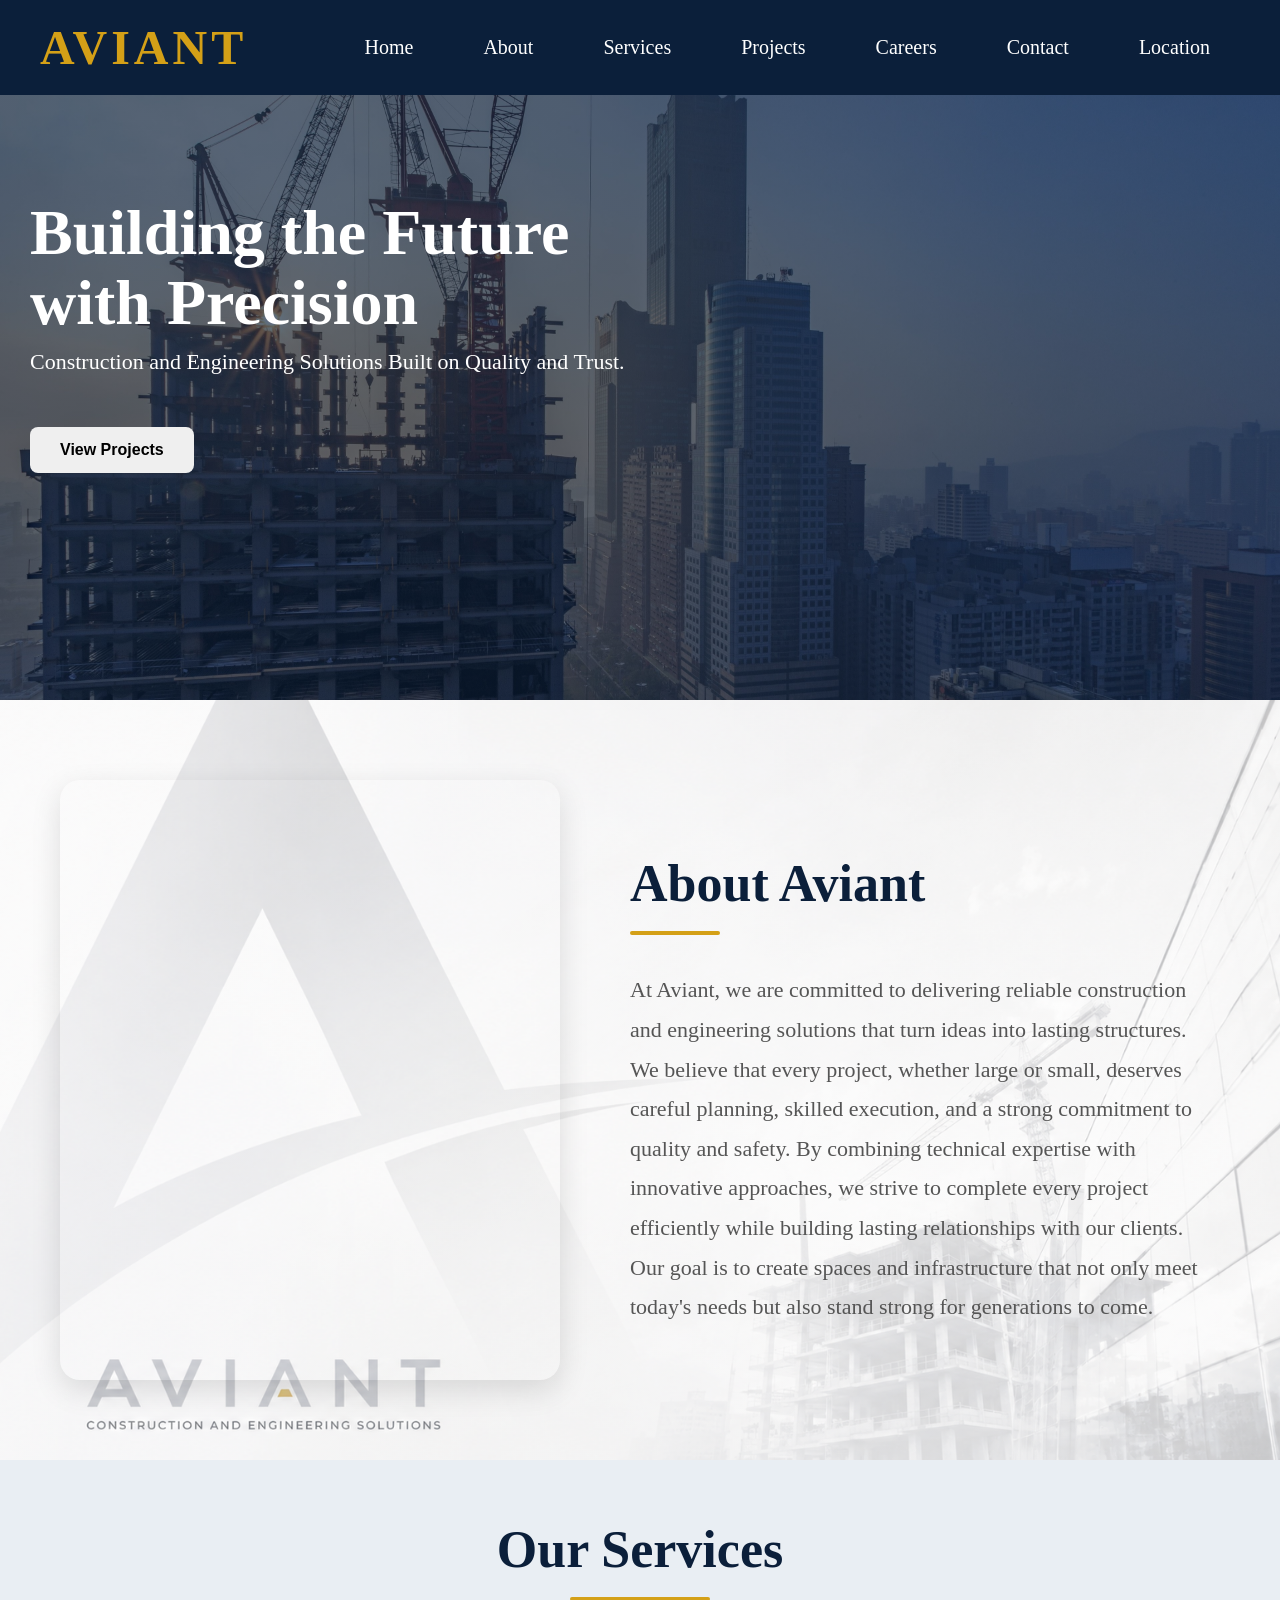
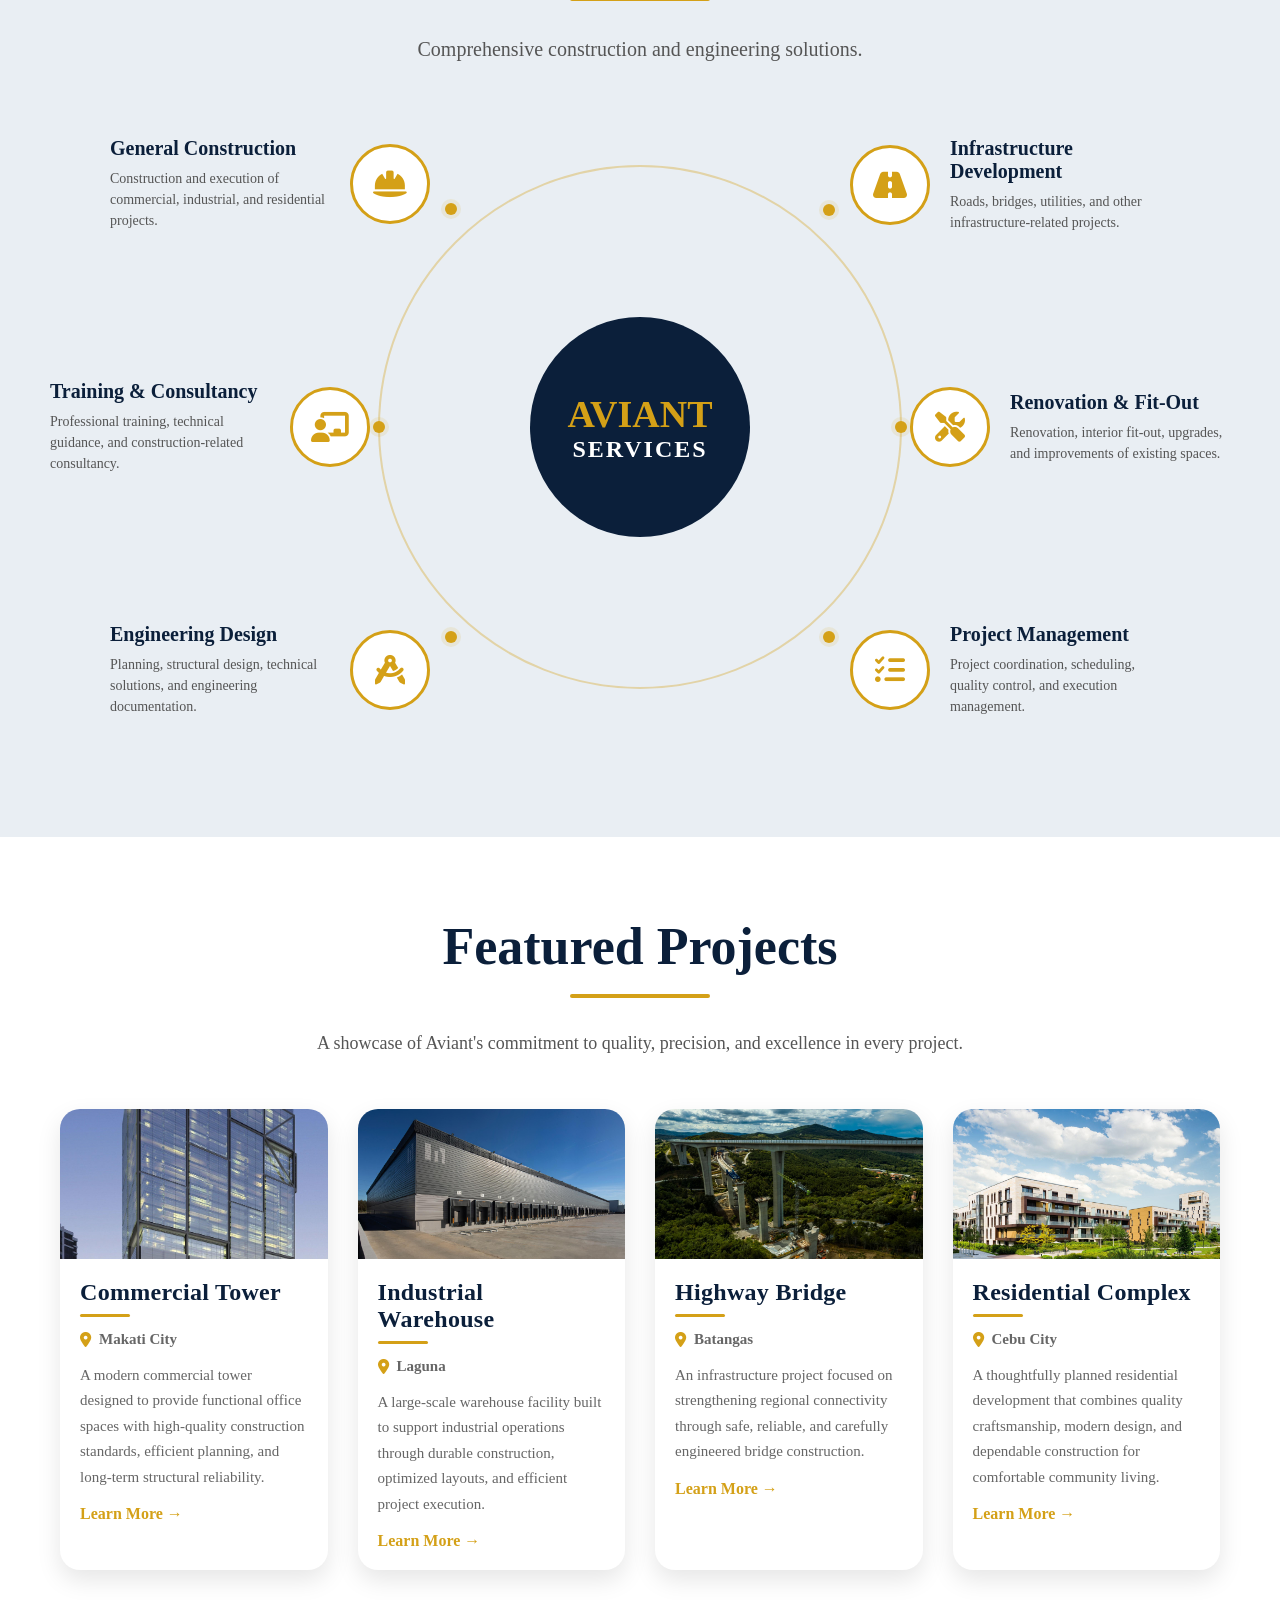
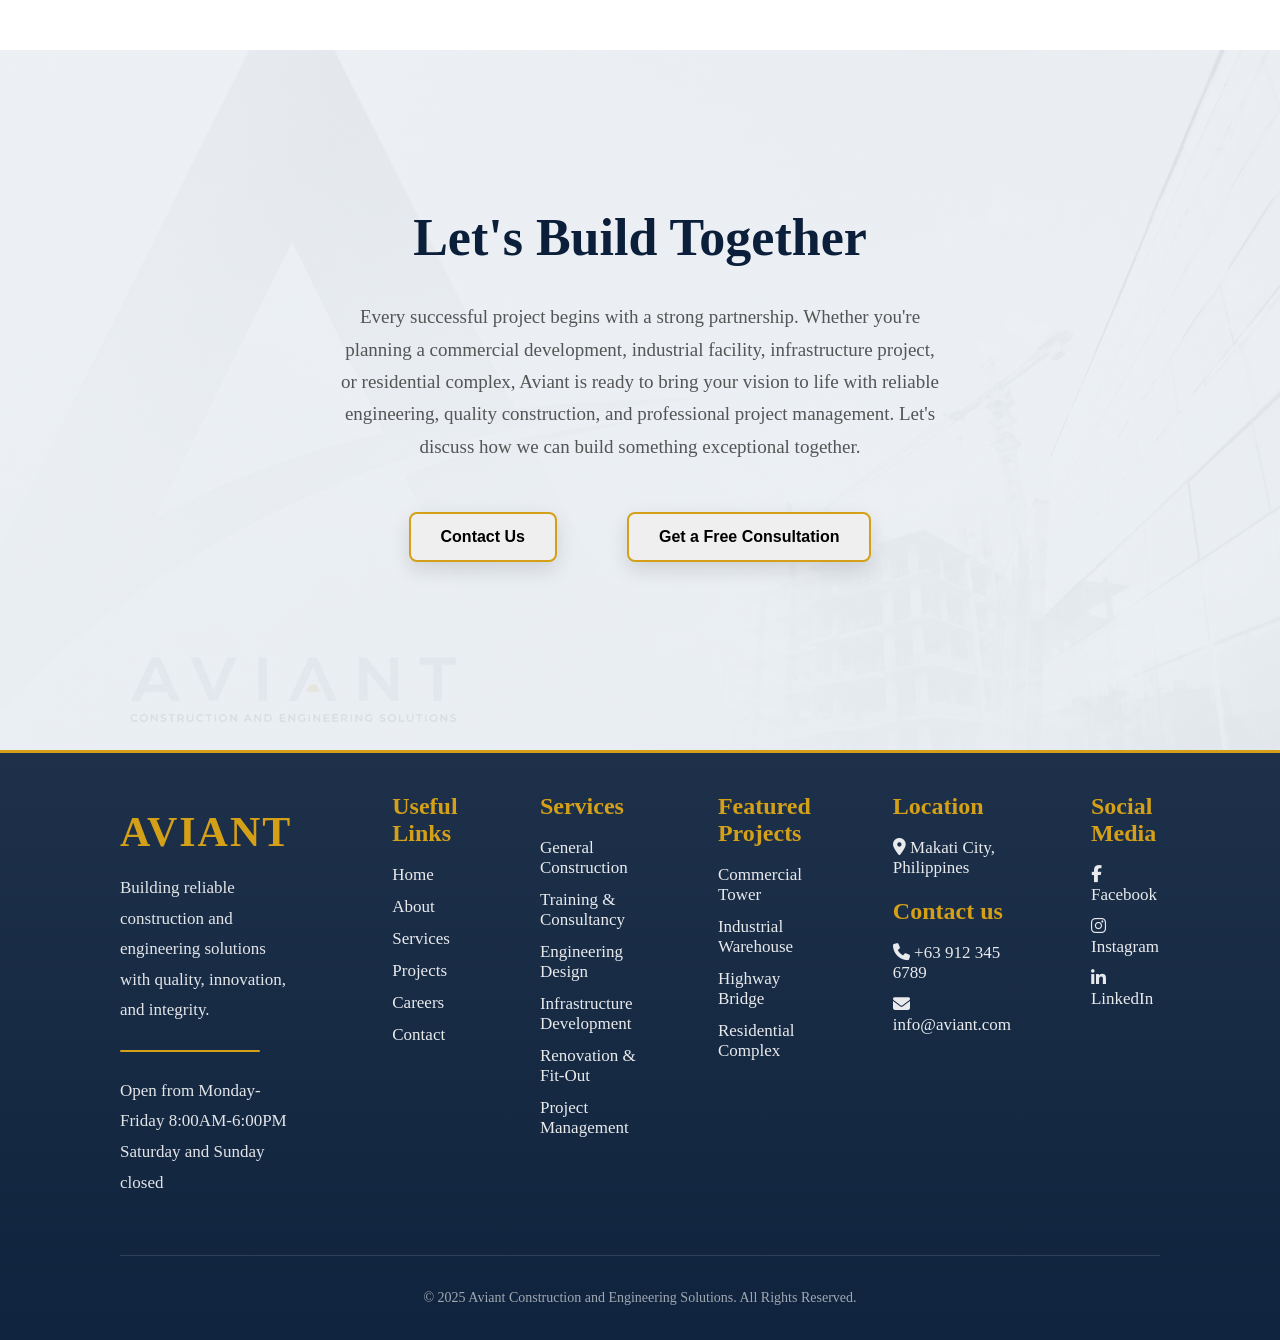
<file: index.html>
<!DOCTYPE html>
<html>
<head>
    <meta name="viewport" content="width=device-width, initial-scale=1.0">
    <title>AVIANT COMPANY</title>
    <link rel="stylesheet" href="CSS/style.css">
    <link rel="stylesheet" href="CSS/MainAbout.css">
    <link rel="stylesheet" href="CSS/MainServices.css">
    <link rel="stylesheet" href="CSS/MainProject.css">
    <link rel="stylesheet" href="CSS/MainCTA.css">
    <link rel="stylesheet" href="CSS/MainFooter.css">
    <link rel="stylesheet" href="CSS/Location.css">
    <link rel="stylesheet" href="CSS/responsive.css">
    <link rel="stylesheet" href="https://cdnjs.cloudflare.com/ajax/libs/font-awesome/6.7.2/css/all.min.css">
</head>
<body>

<header id="hero">
    <nav class="navbar">
    <div class="logo">
    AVIANT
    </div>
    <div class="menu">
    <a href="index.html">Home</a>
    <a href="about.html">About</a>
    <a href="services.html">Services</a>
    <a href="projects.html">Projects</a>
    <a href="careers.html">Careers</a>    
    <a href="contact.html">Contact</a>
    <a href ="location.html">Location</a>                       
    </div>
    </nav>
    <div class="hero-content">
    <h1>Building the Future with Precision</h1>
    <p>Construction and Engineering Solutions Built on Quality and Trust.</p>
    <button>View Projects</button>
    </div>
</body>
</header>


<section id="about">
  <div class="about-media">
    <video
        src="PICTURES/Aviant.mp4"
        autoplay
        muted
        loop
        playsinline>
    </video>
</div>
    <div class="about-text">
    <h2>About Aviant</h2>
    <div class="black-line"></div>
    <p>
            At Aviant, we are committed to delivering reliable construction and engineering solutions that turn ideas into lasting structures. 
            We believe that every project, whether large or small, deserves careful planning, skilled execution, and a strong commitment to quality and safety. 
            By combining technical expertise with innovative approaches, we strive to complete every project efficiently while building lasting relationships with our clients. 
            Our goal is to create spaces and infrastructure that not only meet today's needs but also stand strong for generations to come.
    </p>
    </div>
</section>


<section id="services">

    <div class="services-title">
        <h2>Our Services</h2>
        <div class="gold-line center"></div>
        <p>Comprehensive construction and engineering solutions.</p>
    </div>

    <div class="services-diagram">

        <div class="services-center">
            AVIANT
            <span>Services</span>
        </div>

    <div class ="service-item">
        <div class="service-text">
    <h2>General Construction</h2>
    <p>Construction and execution of commercial, industrial, and residential projects.</p>
        </div>
    <div class ="service-icon">
    <i class="fa-solid fa-helmet-safety"></i>
        </div>
            
        </div>

    <div class ="service-item">
        <div class="service-text">
        <h2>Engineering Design</h2>
        <p>Planning, structural design, technical solutions, and engineering documentation.</p>
    </div>
        <div class ="service-icon">
           <i class="fa-solid fa-drafting-compass"></i>
            </div>   
        </div>

    <div class ="service-item">
        
        <div class ="service-icon">
            <i class="fa-solid fa-list-check"></i>
            </div>
            <div class ="service-text">
            <h2>Project Management</h2>
            <p>Project coordination, scheduling, quality control, and execution management.</p>
        </div>
        </div>
    
    <div class ="service-item">
        
        <div class ="service-icon">
            <i class="fa-solid fa-road"></i>
            </div>
            <div class="service-text">
            <h2>Infrastructure Development</h2>
            <p>Roads, bridges, utilities, and other infrastructure-related projects.</p>
        </div>
        </div>
        
    <div class ="service-item">
        
        <div class ="service-icon">
            <i class="fa-solid fa-screwdriver-wrench"></i>
            </div>
            <div class="service-text">
            <h2>Renovation & Fit-Out</h2>
            <p>Renovation, interior fit-out, upgrades, and improvements of existing spaces.</p>
        </div>    
        </div>
    <div class ="service-item">
         <div class="service-text">
            <h2>Training & Consultancy</h2>
            <p>Professional training, technical guidance, and construction-related consultancy.</p>
        </div>
        
        <div class ="service-icon">
            <i class="fa-solid fa-chalkboard-user"></i>
            </div>
            
        </div>    

    </div>

</section>

<section id="projects">
    <h2>Featured Projects</h2>
    <div class="gold-line center"></div>
    <p>A showcase of Aviant's commitment to quality, precision, and excellence in every project.</p>
    
    <div class ="projects-container">
    <article class="project-card">
    <img src ="PICTURES/commercialtower.jpg" alt="Commerical Tower">
    <div class="project-info">
    <h3>Commercial Tower</h3>
    <p class ="project-location"> <i class="fa-solid fa-location-dot"></i>Makati City</p>
    <p>A modern commercial tower designed to provide functional office spaces with high-quality 
    construction standards, efficient planning, and long-term structural reliability.</p>
    <a href="commercial-tower.html" class="learn-more"> Learn More →</a>
    </div>     
    </article>
    
    <article class="project-card">
    <img src ="PICTURES/industrialwarehouse.jpg" alt="Industrial Warehouse">
    <div class="project-info">
    <h3>Industrial Warehouse</h3>
    <p class ="project-location"> <i class="fa-solid fa-location-dot"></i>Laguna</p>
    <p>A large-scale warehouse facility built to support industrial operations through 
    durable construction, optimized layouts, and efficient project execution.</p>
    <a href="industrial-warehouse.html" class="learn-more"> Learn More →</a>
    </div>     
    </article>

    <article class="project-card">
    <img src ="PICTURES/highwaybridge.jpg" alt="Highway Bridge">
    <div class="project-info">
    <h3>Highway Bridge</h3>
    <p class ="project-location"> <i class="fa-solid fa-location-dot"></i>Batangas</p>
    <p>An infrastructure project focused on strengthening regional connectivity through safe, reliable, 
    and carefully engineered bridge construction.</p>
    <a href="highway-bridge.html" class="learn-more"> Learn More →</a>
    </div>     
    </article>

    <article class="project-card">
    <img src ="PICTURES/residentialcomplex.jpg" alt ="Residential Complex">
    <div class="project-info">
    <h3>Residential Complex</h3>
    <p class ="project-location"> <i class="fa-solid fa-location-dot"></i>Cebu City</p>
    <p>A thoughtfully planned residential development that combines quality craftsmanship, modern design, 
       and dependable construction for comfortable community living.</p>
       <a href="residential-complex.html" class="learn-more"> Learn More →</a>
    </article>
    </div>
</div>
</section>

<section id="cta">
    <h2>Let's Build Together</h2>
    <p>Every successful project begins with a strong partnership. Whether you're planning a commercial development, industrial facility,
       infrastructure project, or residential complex, Aviant is ready to bring your vision to life with reliable engineering, quality construction, 
       and professional project management. Let's discuss how we can build something exceptional together.</p>
       <div class ="cta-button">
    <button>Contact Us</button>
    <button>Get a Free Consultation</button>
    </div>
</section>

<footer id="aviantfooter">
    <div class="footer-content">
    <div class = "tagline">
        <h2>AVIANT</h2>
        <P>Building reliable construction and engineering solutions with quality, innovation, and integrity.</P>
        <div class="footer-divider"></div>
        <p>Open from Monday-Friday 8:00AM-6:00PM <br>Saturday and Sunday closed</p>
    </div>
    <div class ="footermenu">
        <h2>Useful Links</h2>
        <ul>
        <li><a href="index.html">Home</a></li>
        <li><a href="about.html">About</a></li>
        <li><a href="services.html">Services</a></li>
        <li><a href="projects.html">Projects</a></li>
        <li><a href="careers.html">Careers</a></li>    
        <li><a href="contact.html">Contact</a></li>
        </ul>
    </div>
    <div class ="footerservices">
        <h2>Services</h2>
        <ul>
        <li><a href="services.html">General Construction</a></li>
        <li><a href="services.html">Training & Consultancy</a></li>
        <li><a href="services.html">Engineering Design</a></li>
        <li><a href="services.html">Infrastructure Development</a></li>
        <li><a href="services.html">Renovation & Fit-Out</a></li>
        <li><a href="services.html">Project Management</a></li>
        </ul>
    </div>
    <div class ="footerprojects">
        <h2>Featured Projects</h2>
        <ul>
        <li><a href="commercial-tower.html">Commercial Tower</a></li>
        <li><a href="industrial-warehouse.html">Industrial Warehouse</a></li>
        <li><a href="highway-bridge.html">Highway Bridge</a></li>
        <li><a href="residential-complex.html">Residential Complex</a></li>
        </ul>
    </div>
    <div class = "social">
        <h2>Location</h2>
        <ul>
            <li><a href="location.html">
                <i class="fa-solid fa-location-dot"></i> Makati City, Philippines
            </li></a>
            <h2>Contact us</h2>
            <li><a href="contact.html">
                <i class="fa-solid fa-phone"></i> +63 912 345 6789
            </li></a>
            <li><a href="https://mail.google.com/mail/u/0/">
                <i class="fa-solid fa-envelope"></i> info@aviant.com
            </li></a>
        </ul>
    </div>
    <div class ="socialmedia">
        <h2>Social Media</h2>
        <ul>
            <li><a href="https://www.facebook.com/">
                <i class="fa-brands fa-facebook-f"></i> Facebook
            </li></a>
            <li><a href="https://www.instagram.com/?hl=en">
                <i class="fa-brands fa-instagram"></i> Instagram
            </li></a>
            <li><a href="https://www.linkedin.com/login/">
                <i class="fa-brands fa-linkedin-in"></i> LinkedIn
            </li></a>
        </ul>
    </div>
    </div>

    <div class="footer-bottom">
    <p>© 2025 Aviant Construction and Engineering Solutions. All Rights Reserved.</p>
</div>
</footer>
</file>
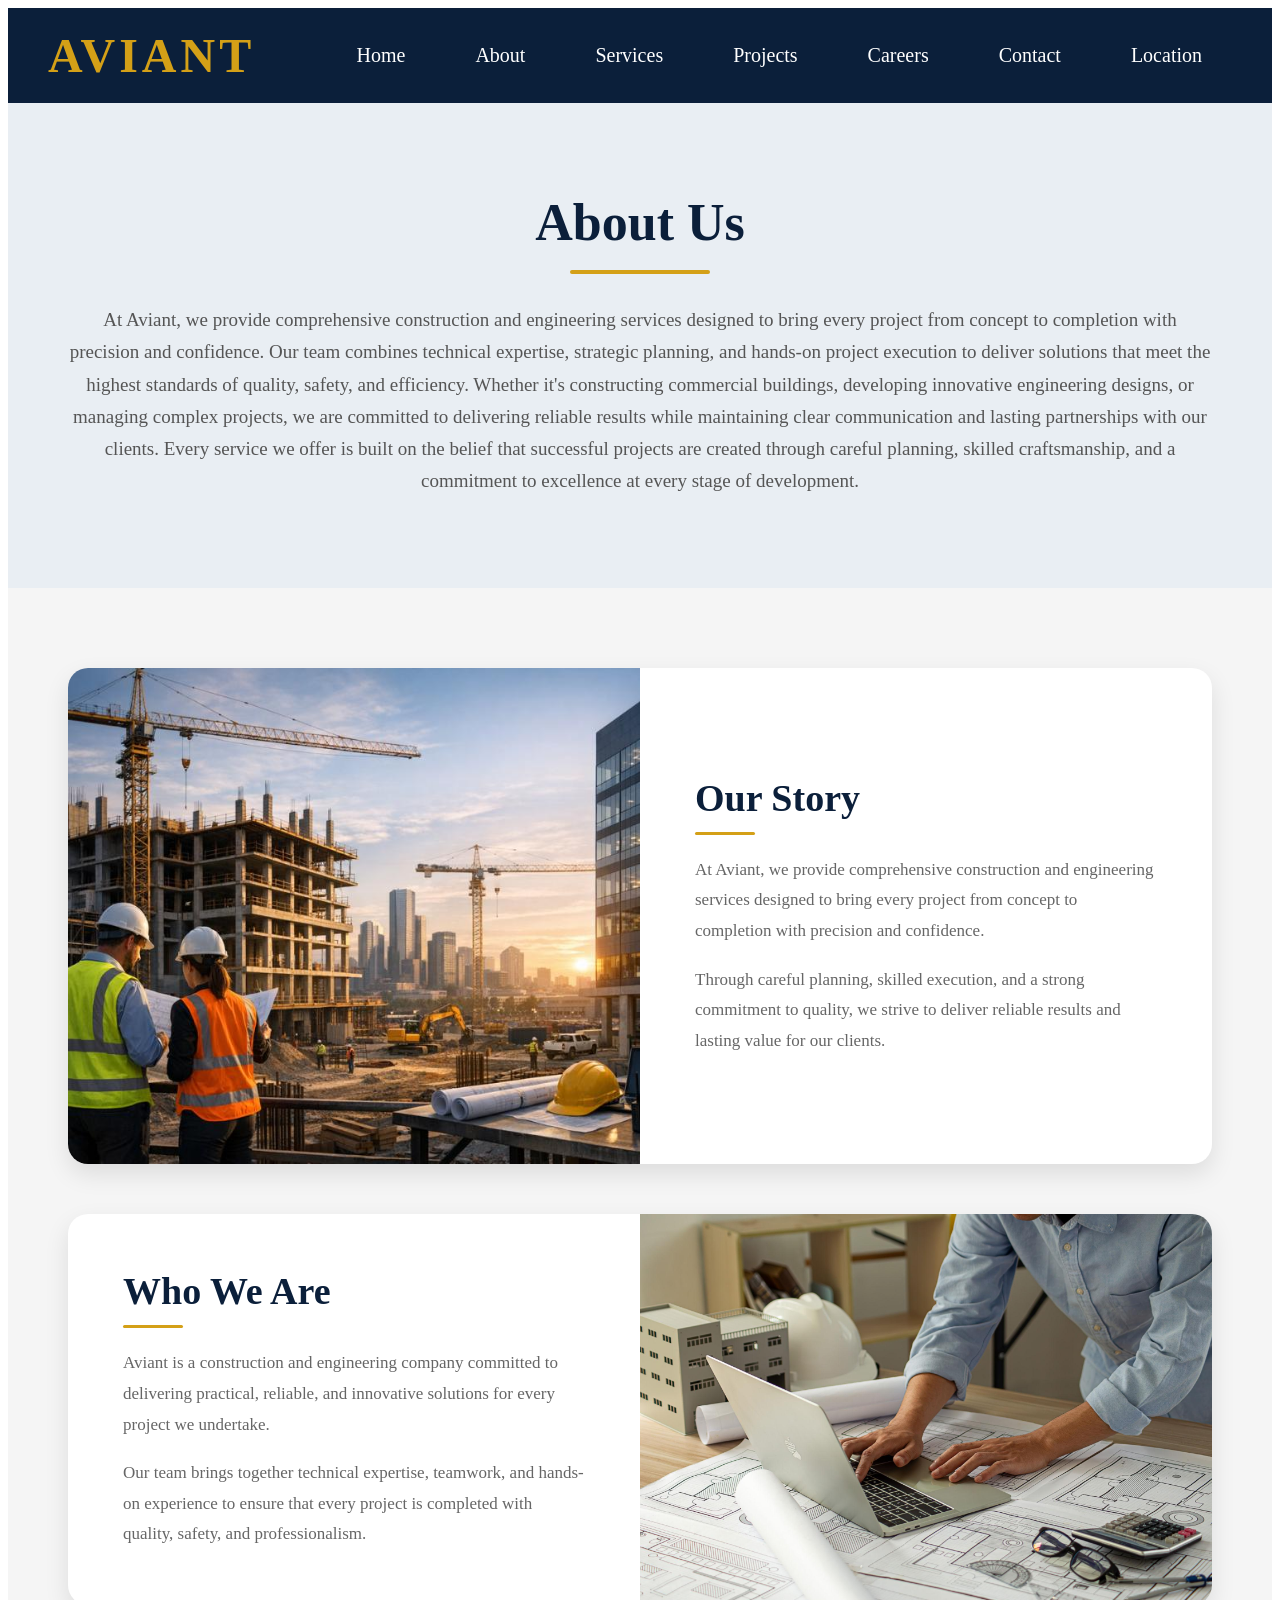
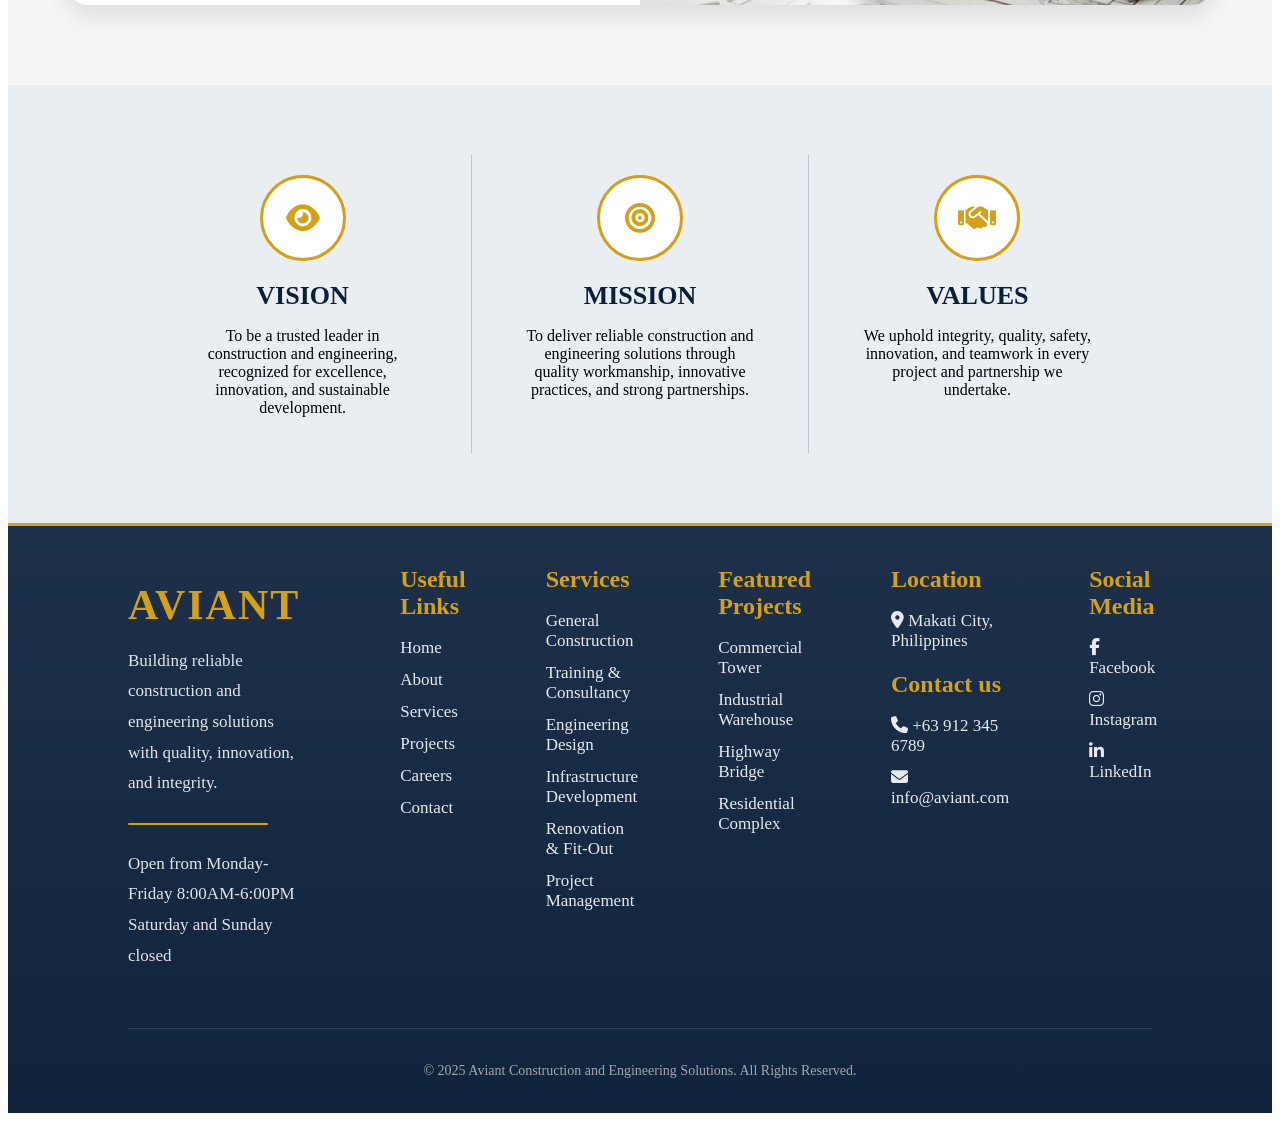
<file: about.html>
<!DOCTYPE html>
<html>
<head>
    <title>AVIANT COMPANY</title>
    <link rel="stylesheet" href="CSS/About.css">
    <link rel="stylesheet" href="https://cdnjs.cloudflare.com/ajax/libs/font-awesome/6.7.2/css/all.min.css">
</head>
<body>

<header id="hero">
    <nav class="navbar">
    <div class="logo">
    AVIANT
    </div>
    <div class="menu">
    <a href="index.html">Home</a>
    <a href="about.html">About</a>
    <a href="services.html">Services</a>
    <a href="projects.html">Projects</a>
    <a href="careers.html">Careers</a>    
    <a href="contact.html">Contact</a>
    <a href="location.html">Location</a>                       
    </div>
</nav>
</header>

<section id="about-aviant">
    <h2>About Us</h2>
    <div class="gold-line center"></div>
    <p>At Aviant, we provide comprehensive construction and engineering services designed to bring every project from concept to completion with precision and confidence. 
    Our team combines technical expertise, strategic planning, and hands-on project execution to deliver solutions that meet the highest standards of quality, safety, 
    and efficiency. Whether it's constructing commercial buildings, developing innovative engineering designs, or managing complex projects, we are committed to delivering 
    reliable results while maintaining clear communication and lasting partnerships with our clients. Every service we offer is built on the belief that successful projects 
    are created through careful planning, skilled craftsmanship, and a commitment to excellence at every stage of development.
</p>
    <div class="services-container"></p>
</section>

<section id="description">

    <div class="about-showcase">
        <div class="about-image">
            <img src="PICTURES/construction.jpg" alt="Our Story">
        </div>
        <div class="about-content">
            <h2>Our Story</h2>
            <div class="about-divider"></div>
            <p>
                At Aviant, we provide comprehensive construction and
                engineering services designed to bring every project
                from concept to completion with precision and confidence.
            </p>
            <p>
                Through careful planning, skilled execution, and a strong
                commitment to quality, we strive to deliver reliable
                results and lasting value for our clients.
            </p>
        </div>
    </div>


    <div class="about-showcase reverse">
        <div class="about-image">
            <img src="PICTURES/engineering.jpg" alt="Who We Are">
        </div>
        <div class="about-content">
            <h2>Who We Are</h2>
            <div class="about-divider"></div>
            <p>
                Aviant is a construction and engineering company committed
                to delivering practical, reliable, and innovative solutions
                for every project we undertake.
            </p>
            <p>
                Our team brings together technical expertise, teamwork,
                and hands-on experience to ensure that every project is
                completed with quality, safety, and professionalism.
            </p>
        </div>
    </div>
</section>

<section id="mission-vision-values">
    <div class="mvv-item">
        <div class="mvv-icon">
            <i class="fa-solid fa-eye"></i>
        </div>
        <h2>Vision</h2>
        <p>
            To be a trusted leader in construction and engineering,
            recognized for excellence, innovation, and sustainable development.
        </p>
    </div>
    <div class="mvv-item">
        <div class="mvv-icon">
            <i class="fa-solid fa-bullseye"></i>
        </div>
        <h2>Mission</h2>
        <p>
            To deliver reliable construction and engineering solutions
            through quality workmanship, innovative practices, and strong partnerships.
        </p>
    </div>
    <div class="mvv-item">
        <div class="mvv-icon">
            <i class="fa-solid fa-handshake"></i>
        </div>
        <h2>Values</h2>
        <p>
            We uphold integrity, quality, safety, innovation, and teamwork
            in every project and partnership we undertake.
        </p>
    </div>
</section>




<footer id="aviantfooter">
    <div class="footer-content">
    <div class = "tagline">
        <h2>AVIANT</h2>
        <P>Building reliable construction and engineering solutions with quality, innovation, and integrity.</P>
        <div class="footer-divider"></div>
        <p>Open from Monday-Friday 8:00AM-6:00PM <br>Saturday and Sunday closed</p>
    </div>
    <div class ="footermenu">
        <h2>Useful Links</h2>
        <ul>
        <li><a href="index.html">Home</a></li>
        <li><a href="about.html">About</a></li>
        <li><a href="services.html">Services</a></li>
        <li><a href="projects.html">Projects</a></li>
        <li><a href="careers.html">Careers</a></li>    
        <li><a href="contact.html">Contact</a></li>
        </ul>
    </div>
    <div class ="footerservices">
        <h2>Services</h2>
        <ul>
        <li><a href="services.html">General Construction</a></li>
        <li><a href="services.html">Training & Consultancy</a></li>
        <li><a href="services.html">Engineering Design</a></li>
        <li><a href="services.html">Infrastructure Development</a></li>
        <li><a href="services.html">Renovation & Fit-Out</a></li>
        <li><a href="services.html">Project Management</a></li>
        </ul>
    </div>
    <div class ="footerprojects">
        <h2>Featured Projects</h2>
        <ul>
        <li><a href="commercial-tower.html">Commercial Tower</a></li>
        <li><a href="industrial-warehouse.html">Industrial Warehouse</a></li>
        <li><a href="highway-bridge.html">Highway Bridge</a></li>
        <li><a href="residential-complex.html">Residential Complex</a></li>
        </ul>
    </div>
    <div class = "social">
        <h2>Location</h2>
        <ul>
            <li><a href="location.html">
                <i class="fa-solid fa-location-dot"></i> Makati City, Philippines
            </li></a>
            <h2>Contact us</h2>
            <li><a href="contact.html">
                <i class="fa-solid fa-phone"></i> +63 912 345 6789
            </li></a>
            <li><a href="https://mail.google.com/mail/u/0/">
                <i class="fa-solid fa-envelope"></i> info@aviant.com
            </li></a>
        </ul>
    </div>
    <div class ="socialmedia">
        <h2>Social Media</h2>
        <ul>
            <li><a href="https://www.facebook.com/">
                <i class="fa-brands fa-facebook-f"></i> Facebook
            </li></a>
            <li><a href="https://www.instagram.com/?hl=en">
                <i class="fa-brands fa-instagram"></i> Instagram
            </li></a>
            <li><a href="https://www.linkedin.com/login/">
                <i class="fa-brands fa-linkedin-in"></i> LinkedIn
            </li></a>
        </ul>
    </div>
    </div>

    <div class="footer-bottom">
    <p>© 2025 Aviant Construction and Engineering Solutions. All Rights Reserved.</p>
</div>
</footer>
</file>
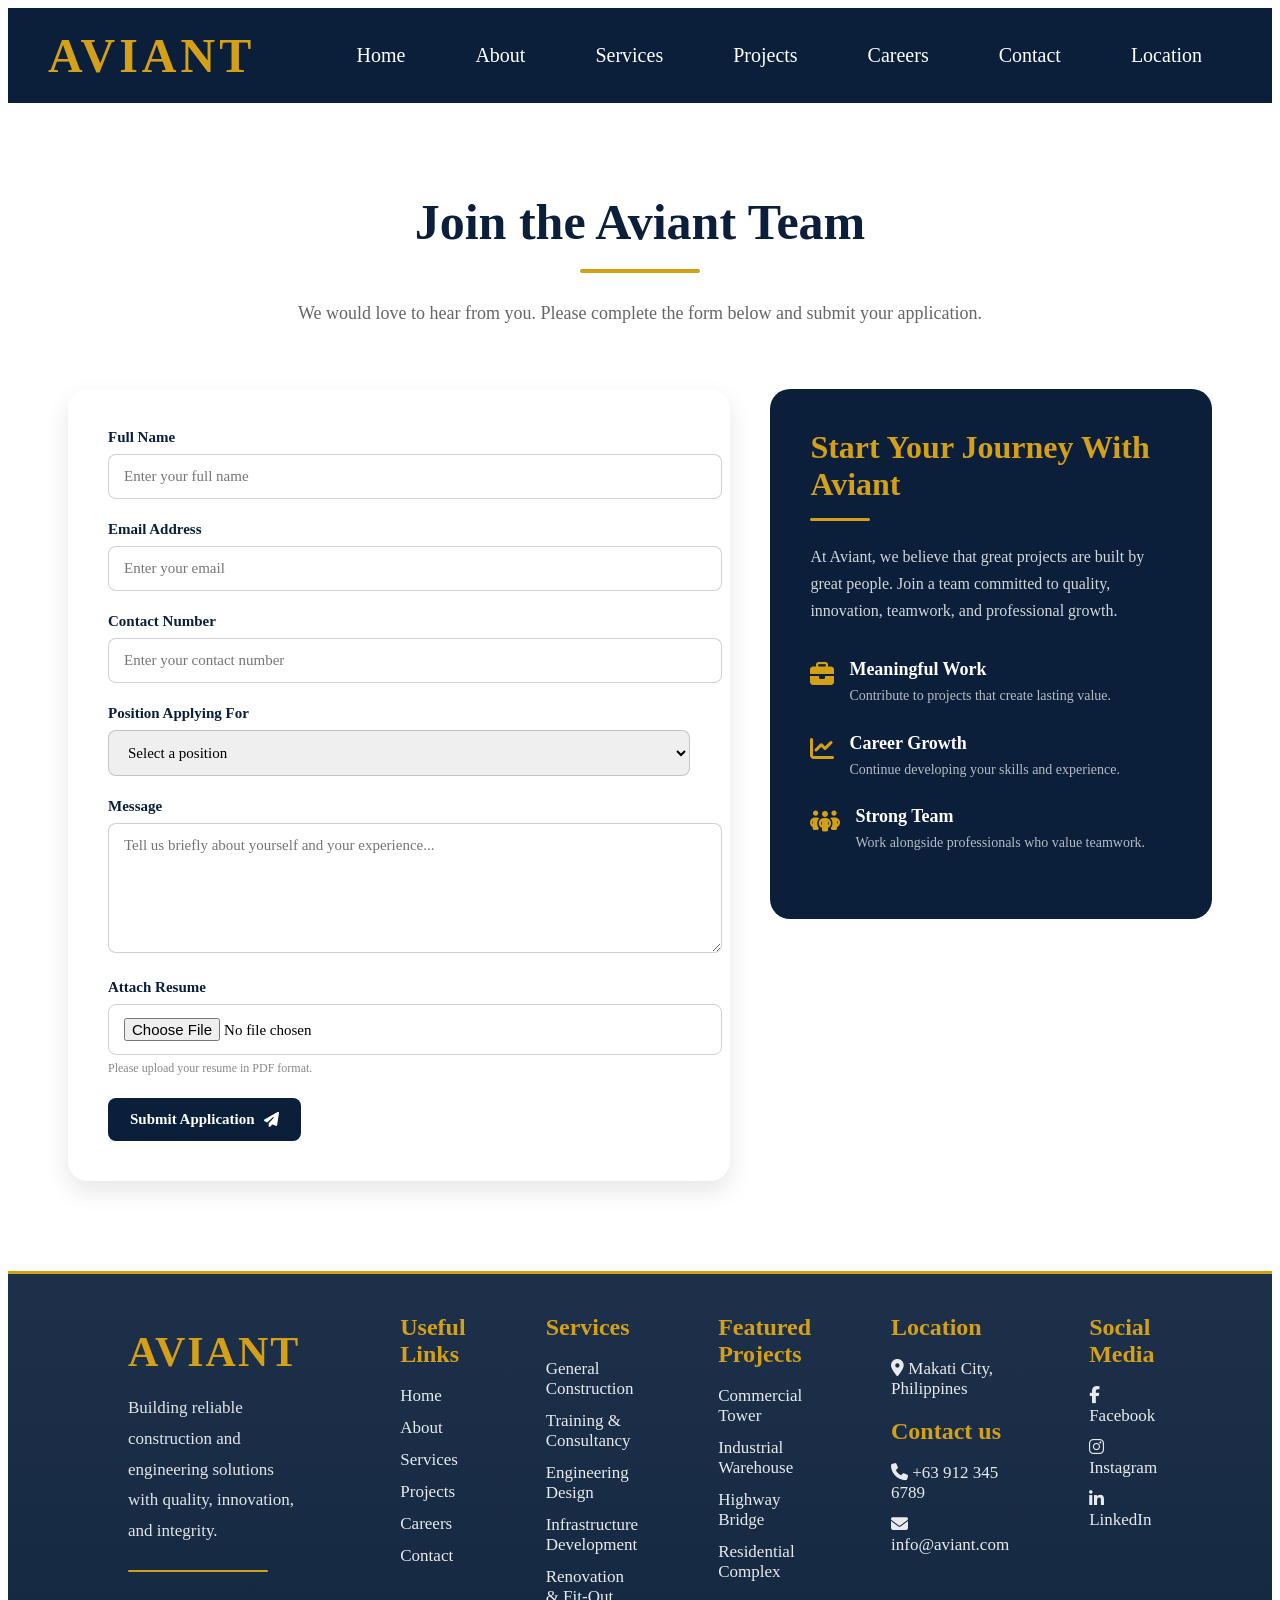
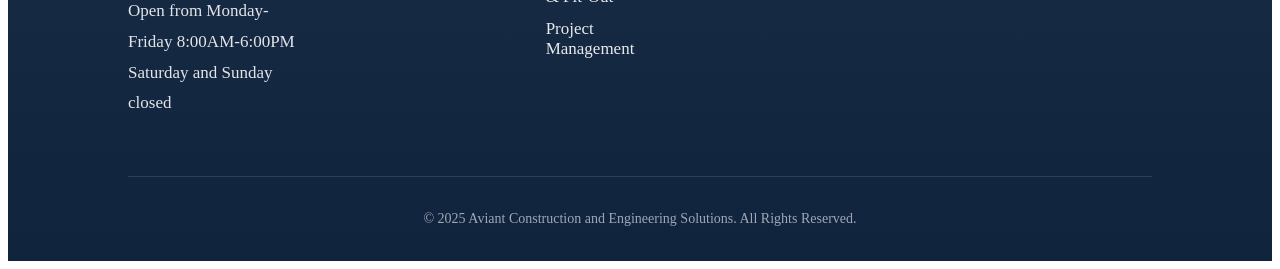
<file: application.html>
<!DOCTYPE html>
<html>
<head>
    <meta charset="UTF-8">
    <meta name="viewport" content="width=device-width, initial-scale=1.0">
    <title>AVIANT COMPANY</title>
    <link rel="stylesheet" href="CSS/application.css">
    <link rel="stylesheet" href="https://cdnjs.cloudflare.com/ajax/libs/font-awesome/6.7.2/css/all.min.css">
</head>
<body>

<header id="hero">
    <nav class="navbar">
    <div class="logo">
    AVIANT
    </div>
    <div class="menu">
    <a href="index.html">Home</a>
    <a href="about.html">About</a>
    <a href="services.html">Services</a>
    <a href="projects.html">Projects</a>
    <a href="careers.html">Careers</a>    
    <a href="contact.html">Contact</a>
    <a href="location.html">Location</a>                       
    </div>
</nav>
</header>

<section id="application">

    <div class="application-header">

        <h1>Join the Aviant Team</h1>

        <div class="gold-line"></div>

        <p>
            We would love to hear from you.
            Please complete the form below and submit your application.
        </p>

    </div>


    <div class="application-container">

        <div class="application-form">


            <form action="#" method="POST" enctype="multipart/form-data">


                <!-- NAME -->

                <div class="form-group">

                    <label for="name">
                        Full Name
                    </label>

                    <input
                        type="text"
                        id="name"
                        name="name"
                        placeholder="Enter your full name"
                        required>

                </div>


                <!-- EMAIL -->

                <div class="form-group">

                    <label for="email">
                        Email Address
                    </label>

                    <input
                        type="email"
                        id="email"
                        name="email"
                        placeholder="Enter your email"
                        required>

                </div>


                <!-- PHONE -->

                <div class="form-group">

                    <label for="phone">
                        Contact Number
                    </label>

                    <input
                        type="tel"
                        id="phone"
                        name="phone"
                        placeholder="Enter your contact number"
                        required>

                </div>


                <!-- POSITION -->

                <div class="form-group">

                    <label for="position">
                        Position Applying For
                    </label>

                    <select
                        id="position"
                        name="position"
                        required>
                        <option value="">
                            Select a position
                        </option>
                        <option value="Civil Engineer">
                            Civil Engineer
                        </option>
                        <option value="Project Engineer">
                            Project Engineer
                        </option>
                        <option value="Site Supervisor">
                            Site Supervisor
                        </option>
                        <option value="Architectural Designer">
                            Architectural Designer
                        </option>
                        <option value="Other">
                            Other
                        </option>
                    </select>
                </div>


                <!-- MESSAGE -->

                <div class="form-group">
                    <label for="message">
                        Message
                    </label>
                    <textarea
                        id="message"
                        name="message"
                        rows="6"
                        placeholder="Tell us briefly about yourself and your experience..."
                        required></textarea>

                </div>


                <!-- RESUME -->

                <div class="form-group">
                    <label for="resume">
                        Attach Resume
                    </label>
                    <input
                        type="file"
                        id="resume"
                        name="resume"
                        accept=".pdf"
                        required>
                    <small>
                        Please upload your resume in PDF format.
                    </small>
                </div>


                <!-- SUBMIT -->

                <button
                    type="submit"
                    class="submit-btn">
                    Submit Application
                    <i class="fa-solid fa-paper-plane"></i>
                </button>
            </form>
        </div>


        <!-- SIDE INFORMATION -->

        <div class="application-info">
            <h2>
                Start Your Journey With Aviant
            </h2>
            <div class="info-divider"></div>
            <p>
                At Aviant, we believe that great projects are
                built by great people. Join a team committed to
                quality, innovation, teamwork, and professional growth.
            </p>


            <div class="application-feature">
                <i class="fa-solid fa-briefcase"></i>
                <div>
                    <h3>
                        Meaningful Work
                    </h3>
                    <p>
                        Contribute to projects that create lasting value.
                    </p>
                </div>
            </div>

            <div class="application-feature">
                <i class="fa-solid fa-chart-line"></i>
                <div>
                    <h3>
                        Career Growth
                    </h3>
                    <p>
                        Continue developing your skills and experience.
                    </p>
                </div>
            </div>

            <div class="application-feature">
                <i class="fa-solid fa-people-group"></i>
                <div>
                    <h3>
                        Strong Team
                    </h3>
                    <p>
                        Work alongside professionals who value teamwork.
                    </p>
                </div>
            </div>
        </div>
    </div>
</section>



<footer id="aviantfooter">
    <div class="footer-content">
    <div class = "tagline">
        <h2>AVIANT</h2>
        <P>Building reliable construction and engineering solutions with quality, innovation, and integrity.</P>
        <div class="footer-divider"></div>
        <p>Open from Monday-Friday 8:00AM-6:00PM <br>Saturday and Sunday closed</p>
    </div>
    <div class ="footermenu">
        <h2>Useful Links</h2>
        <ul>
        <li><a href="index.html">Home</a></li>
        <li><a href="about.html">About</a></li>
        <li><a href="services.html">Services</a></li>
        <li><a href="projects.html">Projects</a></li>
        <li><a href="careers.html">Careers</a></li>    
        <li><a href="contact.html">Contact</a></li>
        </ul>
    </div>
    <div class ="footerservices">
        <h2>Services</h2>
        <ul>
        <li><a href="services.html">General Construction</a></li>
        <li><a href="services.html">Training & Consultancy</a></li>
        <li><a href="services.html">Engineering Design</a></li>
        <li><a href="services.html">Infrastructure Development</a></li>
        <li><a href="services.html">Renovation & Fit-Out</a></li>
        <li><a href="services.html">Project Management</a></li>
        </ul>
    </div>
    <div class ="footerprojects">
        <h2>Featured Projects</h2>
        <ul>
        <li><a href="commercial-tower.html">Commercial Tower</a></li>
        <li><a href="industrial-warehouse.html">Industrial Warehouse</a></li>
        <li><a href="highway-bridge.html">Highway Bridge</a></li>
        <li><a href="residential-complex.html">Residential Complex</a></li>
        </ul>
    </div>
    <div class = "social">
        <h2>Location</h2>
        <ul>
            <li><a href="location.html">
                <i class="fa-solid fa-location-dot"></i> Makati City, Philippines
            </li></a>
            <h2>Contact us</h2>
            <li><a href="contact.html">
                <i class="fa-solid fa-phone"></i> +63 912 345 6789
            </li></a>
            <li><a href="https://mail.google.com/mail/u/0/">
                <i class="fa-solid fa-envelope"></i> info@aviant.com
            </li></a>
        </ul>
    </div>
    <div class ="socialmedia">
        <h2>Social Media</h2>
        <ul>
            <li><a href="https://www.facebook.com/">
                <i class="fa-brands fa-facebook-f"></i> Facebook
            </li></a>
            <li><a href="https://www.instagram.com/?hl=en">
                <i class="fa-brands fa-instagram"></i> Instagram
            </li></a>
            <li><a href="https://www.linkedin.com/login/">
                <i class="fa-brands fa-linkedin-in"></i> LinkedIn
            </li></a>
        </ul>
    </div>
    </div>

    <div class="footer-bottom">
    <p>© 2025 Aviant Construction and Engineering Solutions. All Rights Reserved.</p>
</div>
</footer>
</file>
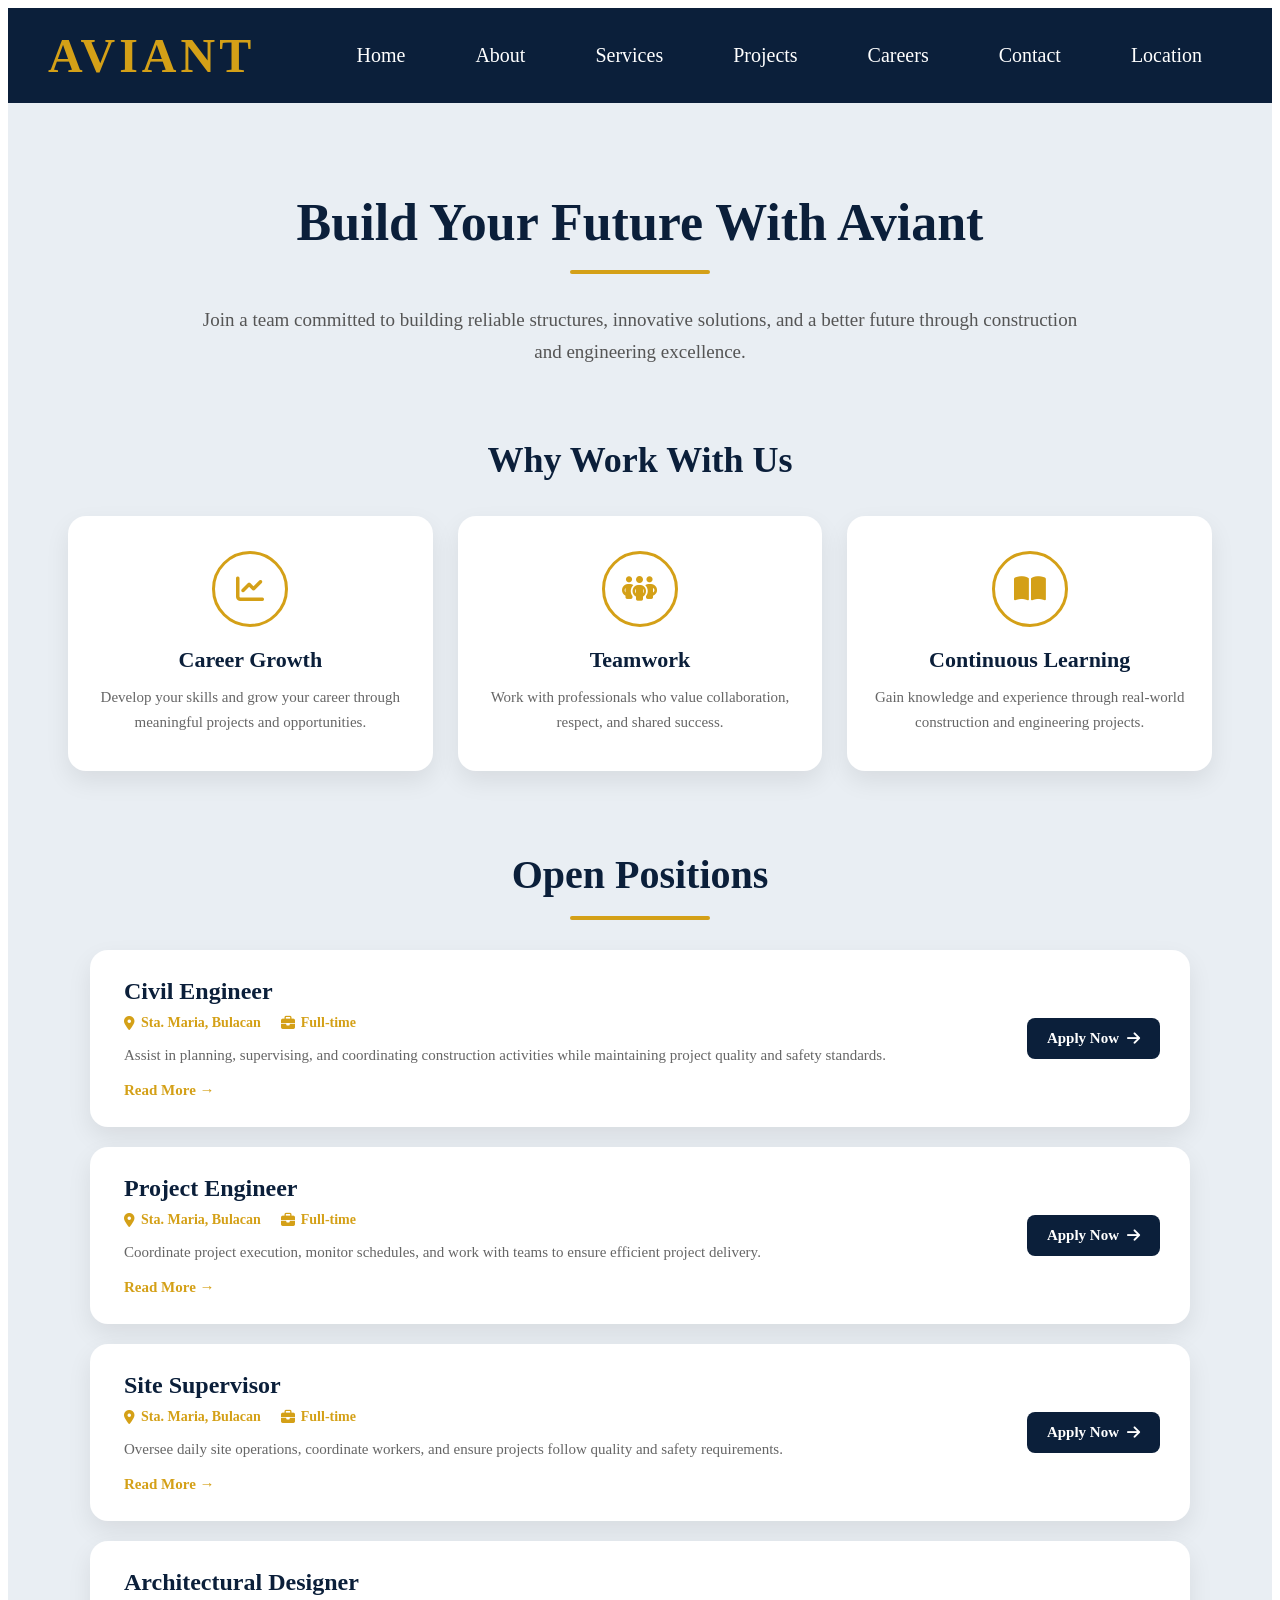
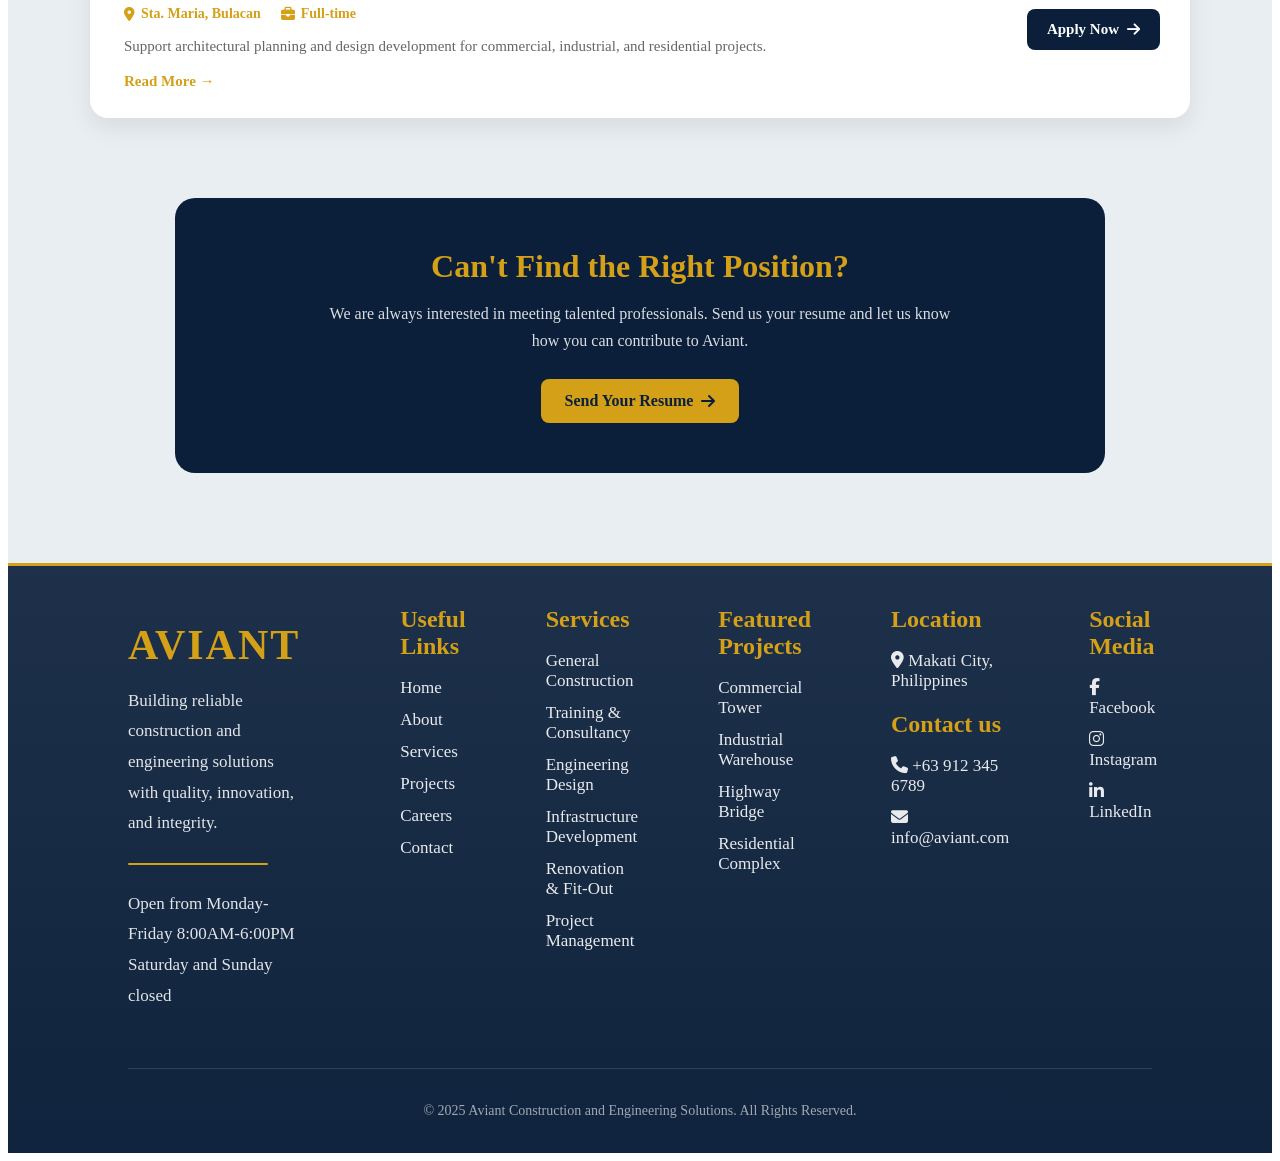
<file: careers.html>
<!DOCTYPE html>
<html>
<head>
    <title>AVIANT COMPANY</title>
    <link rel="stylesheet" href="CSS/Careers.css">
    <link rel="stylesheet" href="https://cdnjs.cloudflare.com/ajax/libs/font-awesome/6.7.2/css/all.min.css">
</head>
<body>

<header id="hero">
    <nav class="navbar">
    <div class="logo">
    AVIANT
    </div>
    <div class="menu">
    <a href="index.html">Home</a>
    <a href="about.html">About</a>
    <a href="services.html">Services</a>
    <a href="projects.html">Projects</a>
    <a href="careers.html">Careers</a>    
    <a href="contact.html">Contact</a>
    <a href="location.html">Location</a>                       
    </div>
</nav>
</header>


<!-- CAREERS INTRO -->

<section id="careers">
    <div class="careers-header">
        <h2>Build Your Future With Aviant</h2>
        <div class="gold-line center"></div>
        <p>
            Join a team committed to building reliable structures,
            innovative solutions, and a better future through
            construction and engineering excellence.
        </p>
    </div>


    <!-- WHY WORK WITH US -->

    <div class="why-aviant">
        <h2>Why Work With Us</h2>
        <div class="career-benefits">
            <div class="benefit-card">
                <div class="benefit-icon">
                    <i class="fa-solid fa-chart-line"></i>
                </div>
                <h3>Career Growth</h3>
                <p>
                    Develop your skills and grow your career
                    through meaningful projects and opportunities.
                </p>
            </div>


            <div class="benefit-card">
                <div class="benefit-icon">
                    <i class="fa-solid fa-people-group"></i>
                </div>
                <h3>Teamwork</h3>
                <p>
                    Work with professionals who value collaboration,
                    respect, and shared success.
                </p>
            </div>

            <div class="benefit-card">
                <div class="benefit-icon">
                    <i class="fa-solid fa-book-open"></i>
                </div>
                <h3>Continuous Learning</h3>
                <p>
                    Gain knowledge and experience through real-world
                    construction and engineering projects.
                </p>
            </div>
        </div>
    </div>

    <!-- OPEN POSITIONS -->

    <div class="open-positions">
        <h2>Open Positions</h2>
        <div class="gold-line center"></div>
        <div class="job-list">

            <!-- JOB 1 -->

            <div class="job-card">
                <div class="job-info">
                    <h3>Civil Engineer</h3>
                    <div class="job-meta">
                        <span>
                            <i class="fa-solid fa-location-dot"></i>
                            Sta. Maria, Bulacan
                        </span>
                        <span>
                            <i class="fa-solid fa-briefcase"></i>
                            Full-time
                        </span>
                    </div>
                    <p>
                        Assist in planning, supervising, and coordinating
                        construction activities while maintaining project
                        quality and safety standards.
                    </p>
                    <details class="job-details">

    <summary>Read More</summary>

    <div class="job-requirements">

        <h4>Requirements</h4>

        <ul>
            <li>4-year college graduate</li>
            <li>Degree in Civil Engineering or related field</li>
            <li>Knowledge of construction methods and standards</li>
            <li>Good communication and coordination skills</li>
            <li>Ability to work effectively with project teams</li>
        </ul>

        <h4>Skills</h4>

        <ul>
            <li>Project planning and coordination</li>
            <li>Problem-solving skills</li>
            <li>Attention to detail</li>
            <li>Knowledge of engineering software</li>
        </ul>

    </div>

</details>
                </div>
                <a href="application.html" class="apply-btn">
                    Apply Now <i class="fa-solid fa-arrow-right"></i>
                </a>
            </div>

            <!-- JOB 2 -->

            <div class="job-card">
                <div class="job-info">
                    <h3>Project Engineer</h3>
                    <div class="job-meta">
                        <span>
                            <i class="fa-solid fa-location-dot"></i>
                            Sta. Maria, Bulacan
                        </span>
                        <span>
                            <i class="fa-solid fa-briefcase"></i>
                            Full-time
                        </span>
                    </div>
                    <p>
                        Coordinate project execution, monitor schedules,
                        and work with teams to ensure efficient project delivery.
                    </p>
                              <details class="job-details">

    <summary>Read More</summary>

    <div class="job-requirements">

        <h4>Requirements</h4>

        <ul>
            <li>4-year college graduate</li>
            <li>Degree in Civil Engineering or related field</li>
            <li>Knowledge of construction methods and standards</li>
            <li>Good communication and coordination skills</li>
            <li>Ability to work effectively with project teams</li>
        </ul>

        <h4>Skills</h4>

        <ul>
            <li>Project planning and coordination</li>
            <li>Problem-solving skills</li>
            <li>Attention to detail</li>
            <li>Knowledge of engineering software</li>
        </ul>

    </div>
                </div>
                <a href="application.html" class="apply-btn">
                    Apply Now <i class="fa-solid fa-arrow-right"></i>
                </a>
            </div>

            <!-- JOB 3 -->

            <div class="job-card">
                <div class="job-info">
                    <h3>Site Supervisor</h3>
                    <div class="job-meta">
                        <span>
                            <i class="fa-solid fa-location-dot"></i>
                            Sta. Maria, Bulacan
                        </span>
                        <span>
                            <i class="fa-solid fa-briefcase"></i>
                            Full-time
                        </span>
                    </div>
                    <p>
                        Oversee daily site operations, coordinate workers,
                        and ensure projects follow quality and safety requirements.
                    </p>
                              <details class="job-details">

    <summary>Read More</summary>

    <div class="job-requirements">

        <h4>Requirements</h4>

        <ul>
            <li>4-year college graduate</li>
            <li>Degree in Civil Engineering or related field</li>
            <li>Knowledge of construction methods and standards</li>
            <li>Good communication and coordination skills</li>
            <li>Ability to work effectively with project teams</li>
        </ul>

        <h4>Skills</h4>

        <ul>
            <li>Project planning and coordination</li>
            <li>Problem-solving skills</li>
            <li>Attention to detail</li>
            <li>Knowledge of engineering software</li>
        </ul>

    </div>
                </div>
                <a href="application.html" class="apply-btn">
                    Apply Now <i class="fa-solid fa-arrow-right"></i>
                </a>
            </div>

            <!-- JOB 4 -->

            <div class="job-card">
                <div class="job-info">
                    <h3>Architectural Designer</h3>
                    <div class="job-meta">
                        <span>
                            <i class="fa-solid fa-location-dot"></i>
                            Sta. Maria, Bulacan
                        </span>
                        <span>
                            <i class="fa-solid fa-briefcase"></i>
                            Full-time
                        </span>
                    </div>
                    <p>
                        Support architectural planning and design development
                        for commercial, industrial, and residential projects.
                    </p>
                              <details class="job-details">

    <summary>Read More</summary>

    <div class="job-requirements">

        <h4>Requirements</h4>

        <ul>
            <li>4-year college graduate</li>
            <li>Degree in Civil Engineering or related field</li>
            <li>Knowledge of construction methods and standards</li>
            <li>Good communication and coordination skills</li>
            <li>Ability to work effectively with project teams</li>
        </ul>

        <h4>Skills</h4>

        <ul>
            <li>Project planning and coordination</li>
            <li>Problem-solving skills</li>
            <li>Attention to detail</li>
            <li>Knowledge of engineering software</li>
        </ul>

    </div>
                </div>
                <a href="application.html" class="apply-btn">
                    Apply Now <i class="fa-solid fa-arrow-right"></i>
                </a>
            </div>
        </div>
    </div>


    <!-- SEND RESUME -->
    <div class="career-cta">
        <h2>Can't Find the Right Position?</h2>
        <p>
            We are always interested in meeting talented professionals.
            Send us your resume and let us know how you can contribute to Aviant.
        </p>
        <a href="application.html" class="resume-btn">
            Send Your Resume
            <i class="fa-solid fa-arrow-right"></i>
        </a>
    </div>
</section>









<footer id="aviantfooter">
    <div class="footer-content">
    <div class = "tagline">
        <h2>AVIANT</h2>
        <P>Building reliable construction and engineering solutions with quality, innovation, and integrity.</P>
        <div class="footer-divider"></div>
        <p>Open from Monday-Friday 8:00AM-6:00PM <br>Saturday and Sunday closed</p>
    </div>
    <div class ="footermenu">
        <h2>Useful Links</h2>
        <ul>
        <li><a href="index.html">Home</a></li>
        <li><a href="about.html">About</a></li>
        <li><a href="services.html">Services</a></li>
        <li><a href="projects.html">Projects</a></li>
        <li><a href="careers.html">Careers</a></li>    
        <li><a href="contact.html">Contact</a></li>
        </ul>
    </div>
    <div class ="footerservices">
        <h2>Services</h2>
        <ul>
        <li><a href="services.html">General Construction</a></li>
        <li><a href="services.html">Training & Consultancy</a></li>
        <li><a href="services.html">Engineering Design</a></li>
        <li><a href="services.html">Infrastructure Development</a></li>
        <li><a href="services.html">Renovation & Fit-Out</a></li>
        <li><a href="services.html">Project Management</a></li>
        </ul>
    </div>
    <div class ="footerprojects">
        <h2>Featured Projects</h2>
        <ul>
        <li><a href="commercial-tower.html">Commercial Tower</a></li>
        <li><a href="industrial-warehouse.html">Industrial Warehouse</a></li>
        <li><a href="highway-bridge.html">Highway Bridge</a></li>
        <li><a href="residential-complex.html">Residential Complex</a></li>
        </ul>
    </div>
    <div class = "social">
        <h2>Location</h2>
        <ul>
            <li><a href="location.html">
                <i class="fa-solid fa-location-dot"></i> Makati City, Philippines
            </li></a>
            <h2>Contact us</h2>
            <li><a href="contact.html">
                <i class="fa-solid fa-phone"></i> +63 912 345 6789
            </li></a>
            <li><a href="https://mail.google.com/mail/u/0/">
                <i class="fa-solid fa-envelope"></i> info@aviant.com
            </li></a>
        </ul>
    </div>
    <div class ="socialmedia">
        <h2>Social Media</h2>
        <ul>
            <li><a href="https://www.facebook.com/">
                <i class="fa-brands fa-facebook-f"></i> Facebook
            </li></a>
            <li><a href="https://www.instagram.com/?hl=en">
                <i class="fa-brands fa-instagram"></i> Instagram
            </li></a>
            <li><a href="https://www.linkedin.com/login/">
                <i class="fa-brands fa-linkedin-in"></i> LinkedIn
            </li></a>
        </ul>
    </div>
    </div>

    <div class="footer-bottom">
    <p>© 2025 Aviant Construction and Engineering Solutions. All Rights Reserved.</p>
</div>
</footer>
</file>
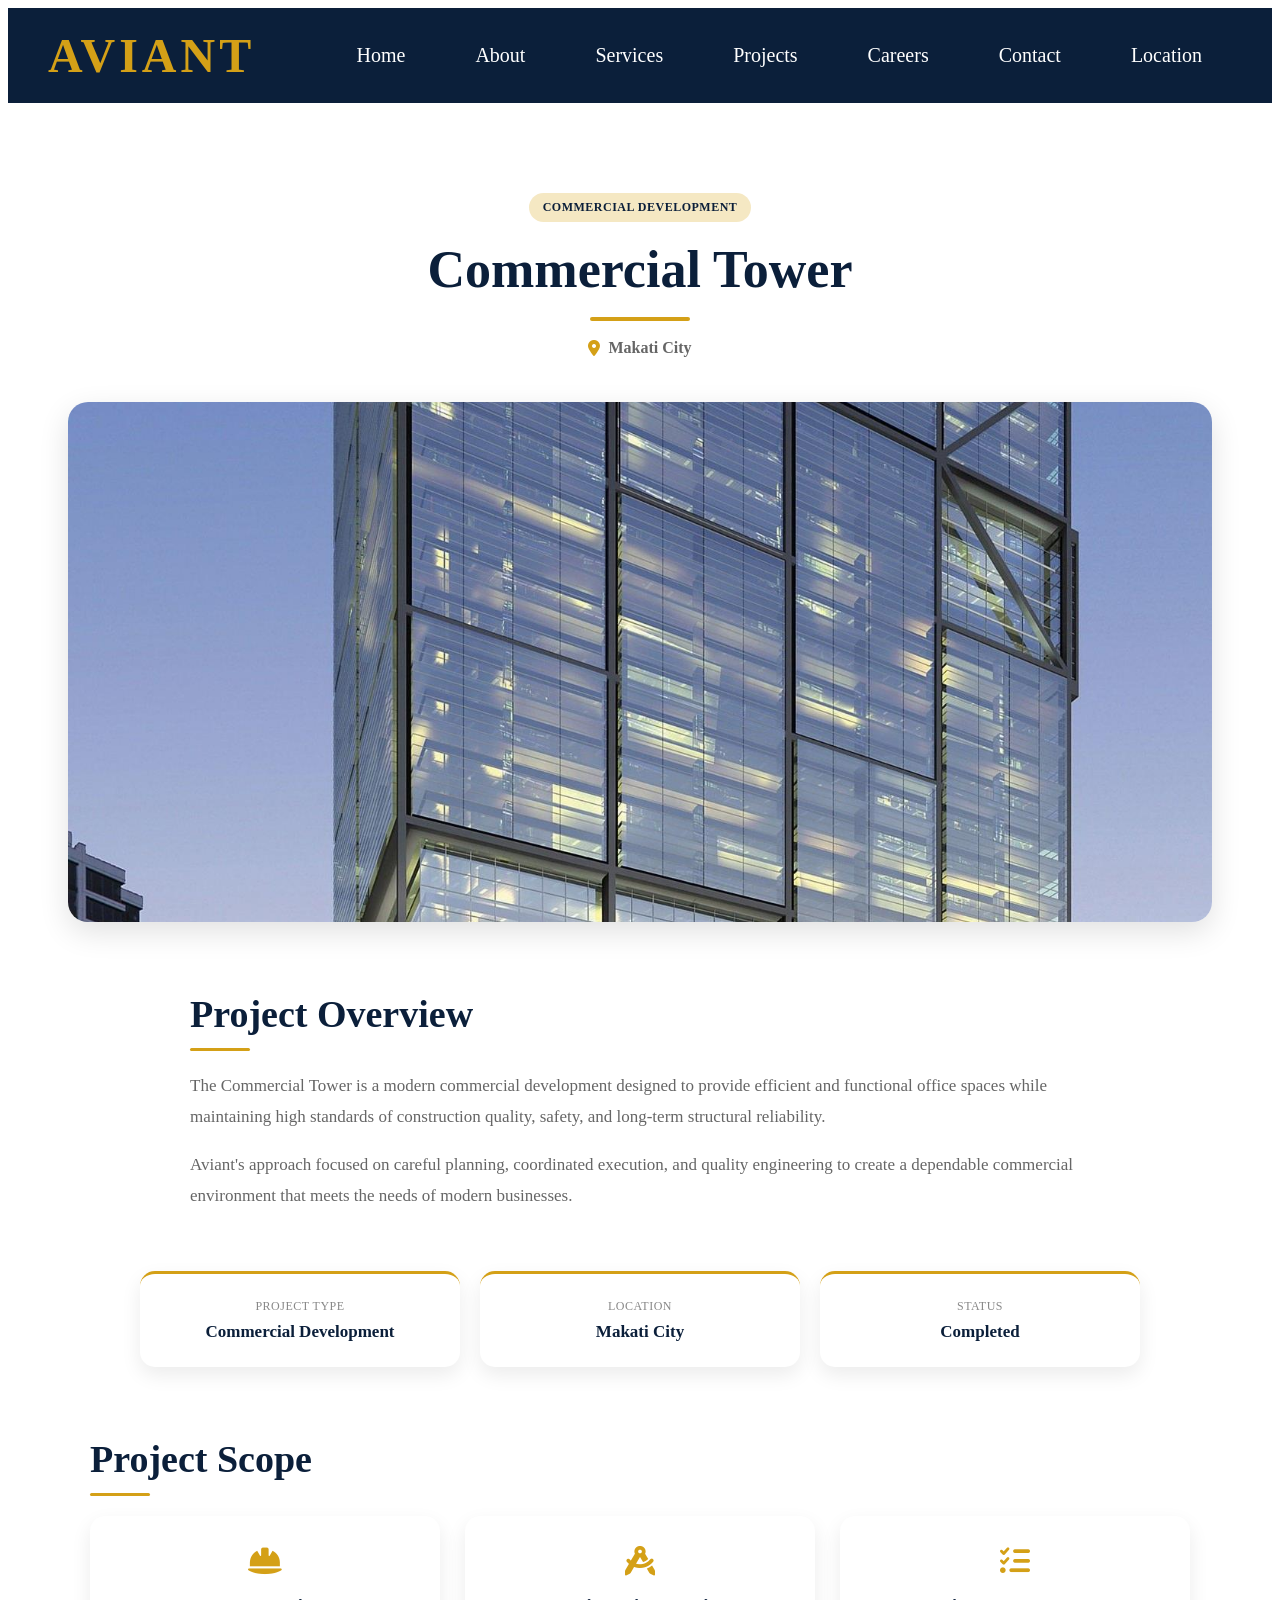
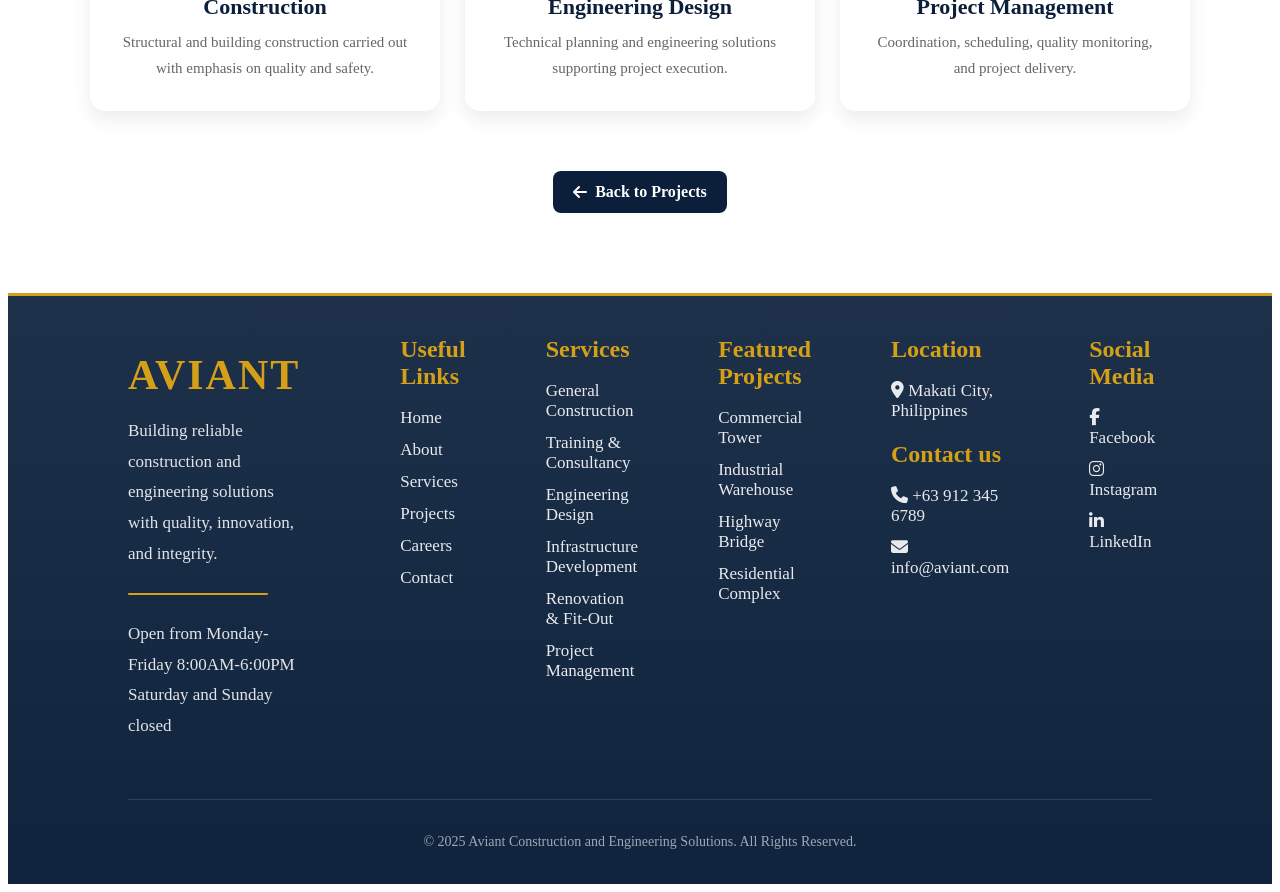
<file: commercial-tower.html>
<!DOCTYPE html>
<html>
<head>
    <title>AVIANT COMPANY</title>
    <link rel="stylesheet" href="CSS/commercial-tower.css">
    <link rel="stylesheet" href="https://cdnjs.cloudflare.com/ajax/libs/font-awesome/6.7.2/css/all.min.css">
</head>
<body>

<header id="hero">
    <nav class="navbar">
    <div class="logo">
    AVIANT
    </div>
    <div class="menu">
    <a href="index.html">Home</a>
    <a href="about.html">About</a>
    <a href="services.html">Services</a>
    <a href="projects.html">Projects</a>
    <a href="careers.html">Careers</a>    
    <a href="contact.html">Contact</a>
    <a href="location.html">Location</a>                       
    </div>
</nav>
</header>


<section id="project-detail">


    <!-- PROJECT HEADER -->

    <div class="project-header">
        <span class="project-category">
            Commercial Development
        </span>
        <h1>
            Commercial Tower
        </h1>
        <div class="gold-line"></div>
        <p class="project-location">
            <i class="fa-solid fa-location-dot"></i>
            Makati City
        </p>
    </div>


    <!-- MAIN IMAGE -->

    <div class="project-main-image">
        <img
            src="PICTURES/commercialtower.jpg"
            alt="Commercial Tower">
    </div>


    <!-- PROJECT OVERVIEW -->

    <div class="project-overview">
        <h2>Project Overview</h2>
        <div class="project-divider"></div>
        <p>
            The Commercial Tower is a modern commercial development
            designed to provide efficient and functional office spaces
            while maintaining high standards of construction quality,
            safety, and long-term structural reliability.
        </p>
        <p>
            Aviant's approach focused on careful planning, coordinated
            execution, and quality engineering to create a dependable
            commercial environment that meets the needs of modern
            businesses.
        </p>

    </div>


    <!-- PROJECT INFORMATION -->

    <div class="project-info-grid">
        <div class="info-box">
            <span>Project Type</span>
            <strong>
                Commercial Development
            </strong>
        </div>


        <div class="info-box">
            <span>Location</span>
            <strong>
                Makati City
            </strong>
        </div>


        <div class="info-box">
            <span>Status</span>
            <strong>
                Completed
            </strong>
        </div>
    </div>


    <!-- PROJECT SCOPE -->

    <div class="project-scope">
        <h2>Project Scope</h2>
        <div class="project-divider"></div>
        <div class="scope-grid">
            <div class="scope-item">
                <i class="fa-solid fa-helmet-safety"></i>
                <h3>
                    Construction
                </h3>
                <p>
                    Structural and building construction
                    carried out with emphasis on quality
                    and safety.
                </p>

            </div>
            <div class="scope-item">
                <i class="fa-solid fa-compass-drafting"></i>
                <h3>
                    Engineering Design
                </h3>
                <p>
                    Technical planning and engineering
                    solutions supporting project execution.
                </p>
            </div>


            <div class="scope-item">
                <i class="fa-solid fa-list-check"></i>
                <h3>
                    Project Management
                </h3>
                <p>
                    Coordination, scheduling, quality
                    monitoring, and project delivery.
                </p>
            </div>
        </div>
    </div>


    <!-- BACK TO PROJECTS -->

    <div class="back-projects">
        <a href="projects.html">
            <i class="fa-solid fa-arrow-left"></i>
            Back to Projects
        </a>
    </div>
</section>




<footer id="aviantfooter">
    <div class="footer-content">
    <div class = "tagline">
        <h2>AVIANT</h2>
        <P>Building reliable construction and engineering solutions with quality, innovation, and integrity.</P>
        <div class="footer-divider"></div>
        <p>Open from Monday-Friday 8:00AM-6:00PM <br>Saturday and Sunday closed</p>
    </div>
    <div class ="footermenu">
        <h2>Useful Links</h2>
        <ul>
        <li><a href="index.html">Home</a></li>
        <li><a href="about.html">About</a></li>
        <li><a href="services.html">Services</a></li>
        <li><a href="projects.html">Projects</a></li>
        <li><a href="careers.html">Careers</a></li>    
        <li><a href="contact.html">Contact</a></li>
        </ul>
    </div>
    <div class ="footerservices">
        <h2>Services</h2>
        <ul>
        <li><a href="services.html">General Construction</a></li>
        <li><a href="services.html">Training & Consultancy</a></li>
        <li><a href="services.html">Engineering Design</a></li>
        <li><a href="services.html">Infrastructure Development</a></li>
        <li><a href="services.html">Renovation & Fit-Out</a></li>
        <li><a href="services.html">Project Management</a></li>
        </ul>
    </div>
    <div class ="footerprojects">
        <h2>Featured Projects</h2>
        <ul>
        <li><a href="commercial-tower.html">Commercial Tower</a></li>
        <li><a href="industrial-warehouse.html">Industrial Warehouse</a></li>
        <li><a href="highway-bridge.html">Highway Bridge</a></li>
        <li><a href="residential-complex.html">Residential Complex</a></li>
        </ul>
    </div>
    <div class = "social">
        <h2>Location</h2>
        <ul>
            <li><a href="location.html">
                <i class="fa-solid fa-location-dot"></i> Makati City, Philippines
            </li></a>
            <h2>Contact us</h2>
            <li><a href="contact.html">
                <i class="fa-solid fa-phone"></i> +63 912 345 6789
            </li></a>
            <li><a href="https://mail.google.com/mail/u/0/">
                <i class="fa-solid fa-envelope"></i> info@aviant.com
            </li></a>
        </ul>
    </div>
    <div class ="socialmedia">
        <h2>Social Media</h2>
        <ul>
            <li><a href="https://www.facebook.com/">
                <i class="fa-brands fa-facebook-f"></i> Facebook
            </li></a>
            <li><a href="https://www.instagram.com/?hl=en">
                <i class="fa-brands fa-instagram"></i> Instagram
            </li></a>
            <li><a href="https://www.linkedin.com/login/">
                <i class="fa-brands fa-linkedin-in"></i> LinkedIn
            </li></a>
        </ul>
    </div>
    </div>

    <div class="footer-bottom">
    <p>© 2025 Aviant Construction and Engineering Solutions. All Rights Reserved.</p>
</div>
</footer>
</file>
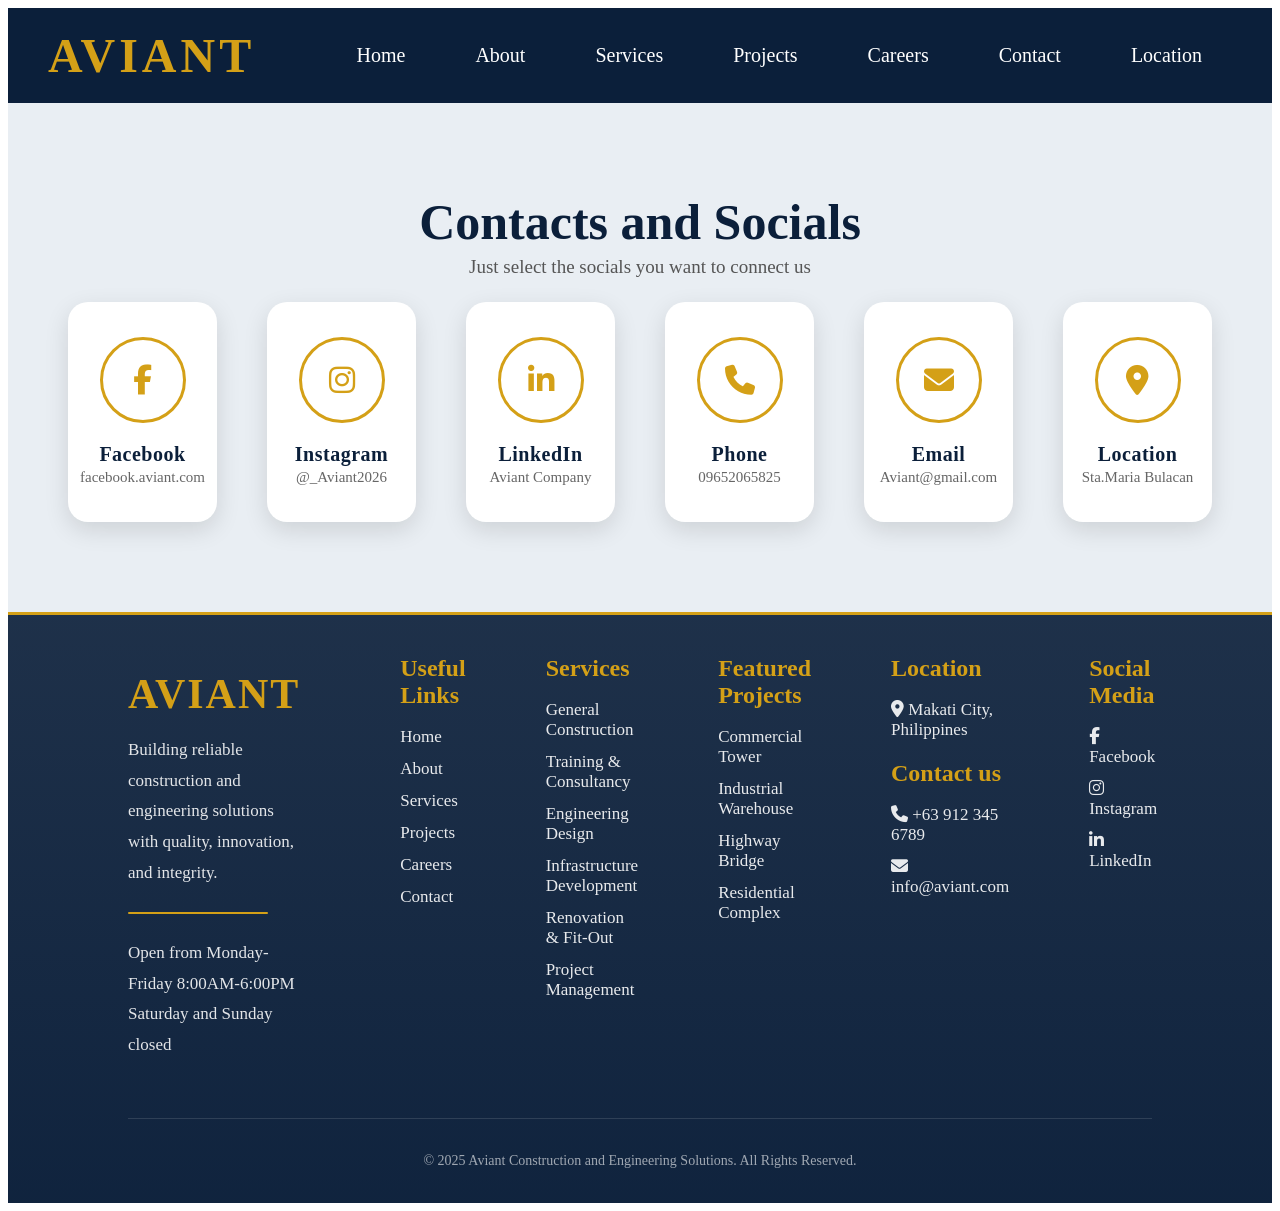
<file: contact.html>
<!DOCTYPE html>
<html>
<head>
    <title>AVIANT COMPANY</title>
    <link rel="stylesheet" href="CSS/Contact.css">
    <link rel="stylesheet" href="https://cdnjs.cloudflare.com/ajax/libs/font-awesome/6.7.2/css/all.min.css">
</head>
<body>

<header id="hero">
    <nav class="navbar">
    <div class="logo">
    AVIANT
    </div>
    <div class="menu">
    <a href="index.html">Home</a>
    <a href="about.html">About</a>
    <a href="services.html">Services</a>
    <a href="projects.html">Projects</a>
    <a href="careers.html">Careers</a>    
    <a href="contact.html">Contact</a>
    <a href="location.html">Location</a>                       
    </div>
</nav>
</header>

<section id ="contact">
    <div class="contact-title">
        <h2>Contacts and Socials</h2>
        <p>Just select the socials you want to connect us</p>
        </div>
        <div class="contact-container">
            <div class ="contact-card">
            <a href="https://www.facebook.com/">
            <div class="contact-icon">
                <i class="fa-brands fa-facebook-f"></i></div> 
                <h2>Facebook</h2>
                <p>facebook.aviant.com</p>
                </a>
            </div>
            <div class = "contact-card">
            <a href="https://www.instagram.com/?hl=en">
            <div class="contact-icon">
                <i class="fa-brands fa-instagram"></i></div>
                <h2>Instagram</h2>
                <p>@_Aviant2026</p>
            </a>
            </div>
            <div class ="contact-card">
            <a href="https://www.linkedin.com/login/">
            <div class="contact-icon">
                <i class="fa-brands fa-linkedin-in"></i></div> 
                <h2>LinkedIn</h2>
                <p>Aviant Company</p>
                </a>
            </div>

            <div class ="contact-card">
            <a href="contact.html">
            <div class="contact-icon">
                <i class="fa-solid fa-phone"></i></div> 
                <h2>Phone</h2>
                <p>09652065825</p>
                </a>
            </div>
            <div class = "contact-card">
            <a href="https://mail.google.com/mail/u/0/">
            <div class="contact-icon">
                <i class="fa-solid fa-envelope"></i></div>
                <h2>Email</h2>
                <p>Aviant@gmail.com</p>
            </a>
            </div>
            <div class ="contact-card">
            <a href="location.html">
            <div class="contact-icon">
                <i class="fa-solid fa-location-dot"></i></div> 
                <h2>Location</h2>
                <p>Sta.Maria Bulacan</p>
                </a>
            </div>
            

        </div>
</section>





<footer id="aviantfooter">
    <div class="footer-content">
    <div class = "tagline">
        <h2>AVIANT</h2>
        <P>Building reliable construction and engineering solutions with quality, innovation, and integrity.</P>
        <div class="footer-divider"></div>
        <p>Open from Monday-Friday 8:00AM-6:00PM <br>Saturday and Sunday closed</p>
    </div>
    <div class ="footermenu">
        <h2>Useful Links</h2>
        <ul>
        <li><a href="index.html">Home</a></li>
        <li><a href="about.html">About</a></li>
        <li><a href="services.html">Services</a></li>
        <li><a href="projects.html">Projects</a></li>
        <li><a href="careers.html">Careers</a></li>    
        <li><a href="contact.html">Contact</a></li>
        </ul>
    </div>
    <div class ="footerservices">
        <h2>Services</h2>
        <ul>
        <li><a href="services.html">General Construction</a></li>
        <li><a href="services.html">Training & Consultancy</a></li>
        <li><a href="services.html">Engineering Design</a></li>
        <li><a href="services.html">Infrastructure Development</a></li>
        <li><a href="services.html">Renovation & Fit-Out</a></li>
        <li><a href="services.html">Project Management</a></li>
        </ul>
    </div>
    <div class ="footerprojects">
        <h2>Featured Projects</h2>
        <ul>
        <li><a href="commercial-tower.html">Commercial Tower</a></li>
        <li><a href="industrial-warehouse.html">Industrial Warehouse</a></li>
        <li><a href="highway-bridge.html">Highway Bridge</a></li>
        <li><a href="residential-complex.html">Residential Complex</a></li>
        </ul>
    </div>
    <div class = "social">
        <h2>Location</h2>
        <ul>
            <li><a href="location.html">
                <i class="fa-solid fa-location-dot"></i> Makati City, Philippines
            </li></a>
            <h2>Contact us</h2>
            <li><a href="contact.html">
                <i class="fa-solid fa-phone"></i> +63 912 345 6789
            </li></a>
            <li><a href="https://mail.google.com/mail/u/0/">
                <i class="fa-solid fa-envelope"></i> info@aviant.com
            </li></a>
        </ul>
    </div>
    <div class ="socialmedia">
        <h2>Social Media</h2>
        <ul>
            <li><a href="https://www.facebook.com/">
                <i class="fa-brands fa-facebook-f"></i> Facebook
            </li></a>
            <li><a href="https://www.instagram.com/?hl=en">
                <i class="fa-brands fa-instagram"></i> Instagram
            </li></a>
            <li><a href="https://www.linkedin.com/login/">
                <i class="fa-brands fa-linkedin-in"></i> LinkedIn
            </li></a>
        </ul>
    </div>
    </div>

    <div class="footer-bottom">
    <p>© 2025 Aviant Construction and Engineering Solutions. All Rights Reserved.</p>
</div>
</footer>
</file>
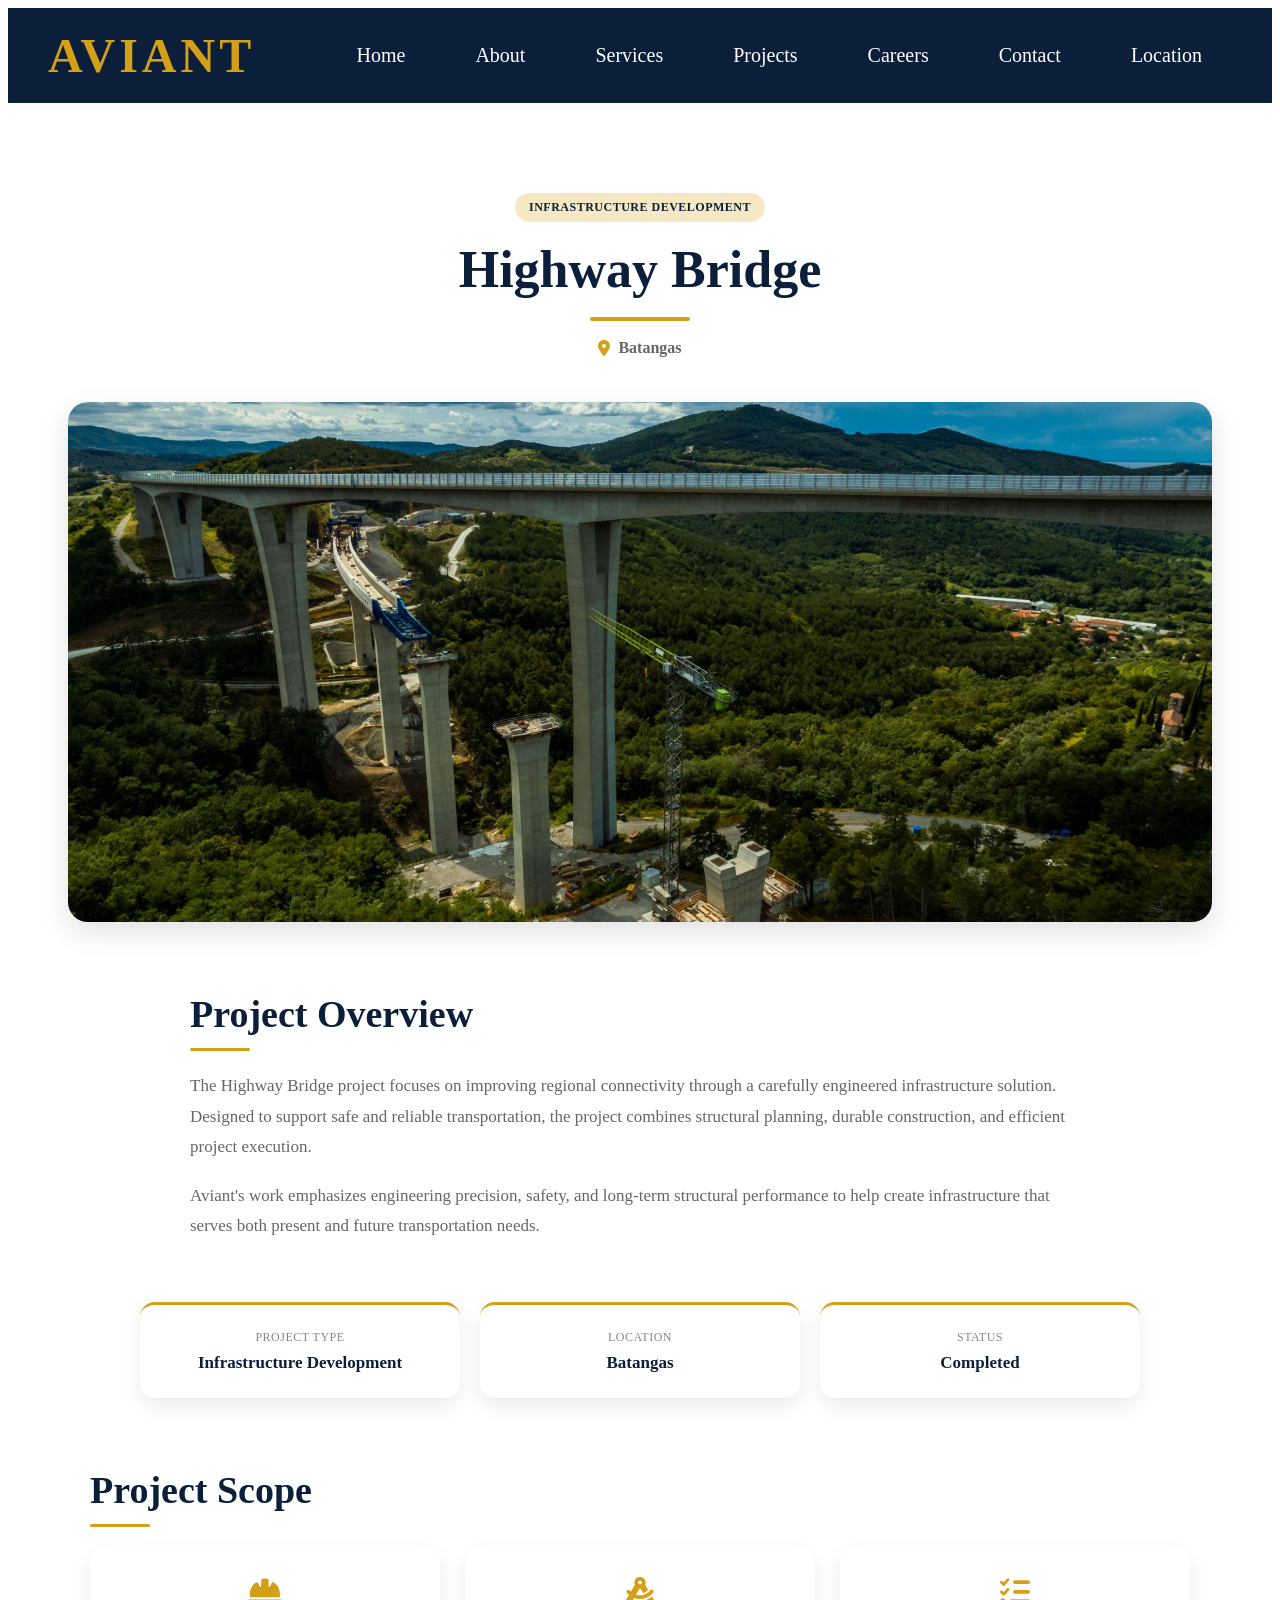
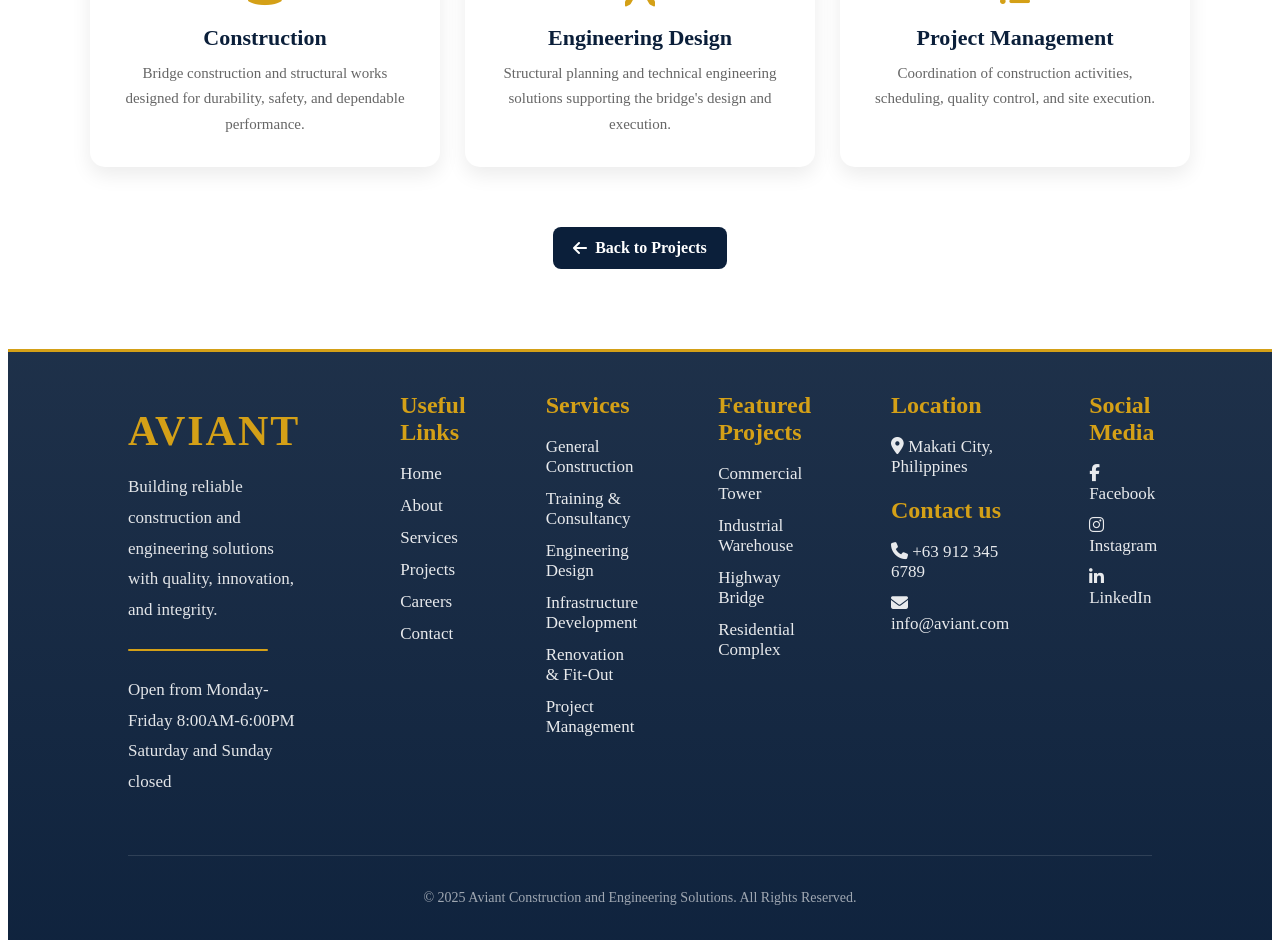
<file: highway-bridge.html>
<!DOCTYPE html>
<html>
<head>
    <title>AVIANT COMPANY</title>
    <link rel="stylesheet" href="CSS/highway-bridge.css">
    <link rel="stylesheet" href="https://cdnjs.cloudflare.com/ajax/libs/font-awesome/6.7.2/css/all.min.css">
</head>
<body>

<header id="hero">
    <nav class="navbar">
    <div class="logo">
    AVIANT
    </div>
    <div class="menu">
    <a href="index.html">Home</a>
    <a href="about.html">About</a>
    <a href="services.html">Services</a>
    <a href="projects.html">Projects</a>
    <a href="careers.html">Careers</a>    
    <a href="contact.html">Contact</a>
    <a href="location.html">Location</a>                       
    </div>
</nav>
</header>


<section id="project-detail">


    <!-- PROJECT HEADER -->

    <div class="project-header">
        <span class="project-category">
            Infrastructure Development
        </span>
        <h1>
            Highway Bridge
        </h1>
        <div class="gold-line"></div>
        <p class="project-location">
            <i class="fa-solid fa-location-dot"></i>
            Batangas
        </p>
    </div>


    <!-- MAIN IMAGE -->

    <div class="project-main-image">
        <img
            src="PICTURES/highwaybridge.jpg"
            alt="Highway Bridge">
    </div>


    <!-- PROJECT OVERVIEW -->

    <div class="project-overview">
        <h2>Project Overview</h2>
        <div class="project-divider"></div>
        <p>
            The Highway Bridge project focuses on improving regional connectivity through a carefully engineered infrastructure solution. 
            Designed to support safe and reliable transportation, the project combines structural planning, durable construction, and efficient project execution.
        </p>
        <p>
            Aviant's work emphasizes engineering precision, safety, and long-term structural performance to help create infrastructure 
            that serves both present and future transportation needs.
        </p>

    </div>


    <!-- PROJECT INFORMATION -->

    <div class="project-info-grid">
        <div class="info-box">
            <span>Project Type</span>
            <strong>
                Infrastructure Development
            </strong>
        </div>


        <div class="info-box">
            <span>Location</span>
            <strong>
                Batangas
            </strong>
        </div>


        <div class="info-box">
            <span>Status</span>
            <strong>
                Completed
            </strong>
        </div>
    </div>


    <!-- PROJECT SCOPE -->

    <div class="project-scope">
        <h2>Project Scope</h2>
        <div class="project-divider"></div>
        <div class="scope-grid">
            <div class="scope-item">
                <i class="fa-solid fa-helmet-safety"></i>
                <h3>
                    Construction
                </h3>
                <p>
                    Bridge construction and structural works designed for durability, safety, and dependable performance.
                </p>

            </div>
            <div class="scope-item">
                <i class="fa-solid fa-compass-drafting"></i>
                <h3>
                    Engineering Design
                </h3>
                <p>
                    Structural planning and technical engineering solutions supporting the bridge's design and execution.
                </p>
            </div>


            <div class="scope-item">
                <i class="fa-solid fa-list-check"></i>
                <h3>
                    Project Management
                </h3>
                <p>
                    Coordination of construction activities, scheduling, quality control, and site execution.
                </p>
            </div>
        </div>
    </div>


    <!-- BACK TO PROJECTS -->

    <div class="back-projects">
        <a href="projects.html">
            <i class="fa-solid fa-arrow-left"></i>
            Back to Projects
        </a>
    </div>
</section>




<footer id="aviantfooter">
    <div class="footer-content">
    <div class = "tagline">
        <h2>AVIANT</h2>
        <P>Building reliable construction and engineering solutions with quality, innovation, and integrity.</P>
        <div class="footer-divider"></div>
        <p>Open from Monday-Friday 8:00AM-6:00PM <br>Saturday and Sunday closed</p>
    </div>
    <div class ="footermenu">
        <h2>Useful Links</h2>
        <ul>
        <li><a href="index.html">Home</a></li>
        <li><a href="about.html">About</a></li>
        <li><a href="services.html">Services</a></li>
        <li><a href="projects.html">Projects</a></li>
        <li><a href="careers.html">Careers</a></li>    
        <li><a href="contact.html">Contact</a></li>
        </ul>
    </div>
    <div class ="footerservices">
        <h2>Services</h2>
        <ul>
        <li><a href="services.html">General Construction</a></li>
        <li><a href="services.html">Training & Consultancy</a></li>
        <li><a href="services.html">Engineering Design</a></li>
        <li><a href="services.html">Infrastructure Development</a></li>
        <li><a href="services.html">Renovation & Fit-Out</a></li>
        <li><a href="services.html">Project Management</a></li>
        </ul>
    </div>
    <div class ="footerprojects">
        <h2>Featured Projects</h2>
        <ul>
        <li><a href="commercial-tower.html">Commercial Tower</a></li>
        <li><a href="industrial-warehouse.html">Industrial Warehouse</a></li>
        <li><a href="highway-bridge.html">Highway Bridge</a></li>
        <li><a href="residential-complex.html">Residential Complex</a></li>
        </ul>
    </div>
    <div class = "social">
        <h2>Location</h2>
        <ul>
            <li><a href="location.html">
                <i class="fa-solid fa-location-dot"></i> Makati City, Philippines
            </li></a>
            <h2>Contact us</h2>
            <li><a href="contact.html">
                <i class="fa-solid fa-phone"></i> +63 912 345 6789
            </li></a>
            <li><a href="https://mail.google.com/mail/u/0/">
                <i class="fa-solid fa-envelope"></i> info@aviant.com
            </li></a>
        </ul>
    </div>
    <div class ="socialmedia">
        <h2>Social Media</h2>
        <ul>
            <li><a href="https://www.facebook.com/">
                <i class="fa-brands fa-facebook-f"></i> Facebook
            </li></a>
            <li><a href="https://www.instagram.com/?hl=en">
                <i class="fa-brands fa-instagram"></i> Instagram
            </li></a>
            <li><a href="https://www.linkedin.com/login/">
                <i class="fa-brands fa-linkedin-in"></i> LinkedIn
            </li></a>
        </ul>
    </div>
    </div>

    <div class="footer-bottom">
    <p>© 2025 Aviant Construction and Engineering Solutions. All Rights Reserved.</p>
</div>
</footer>
</file>
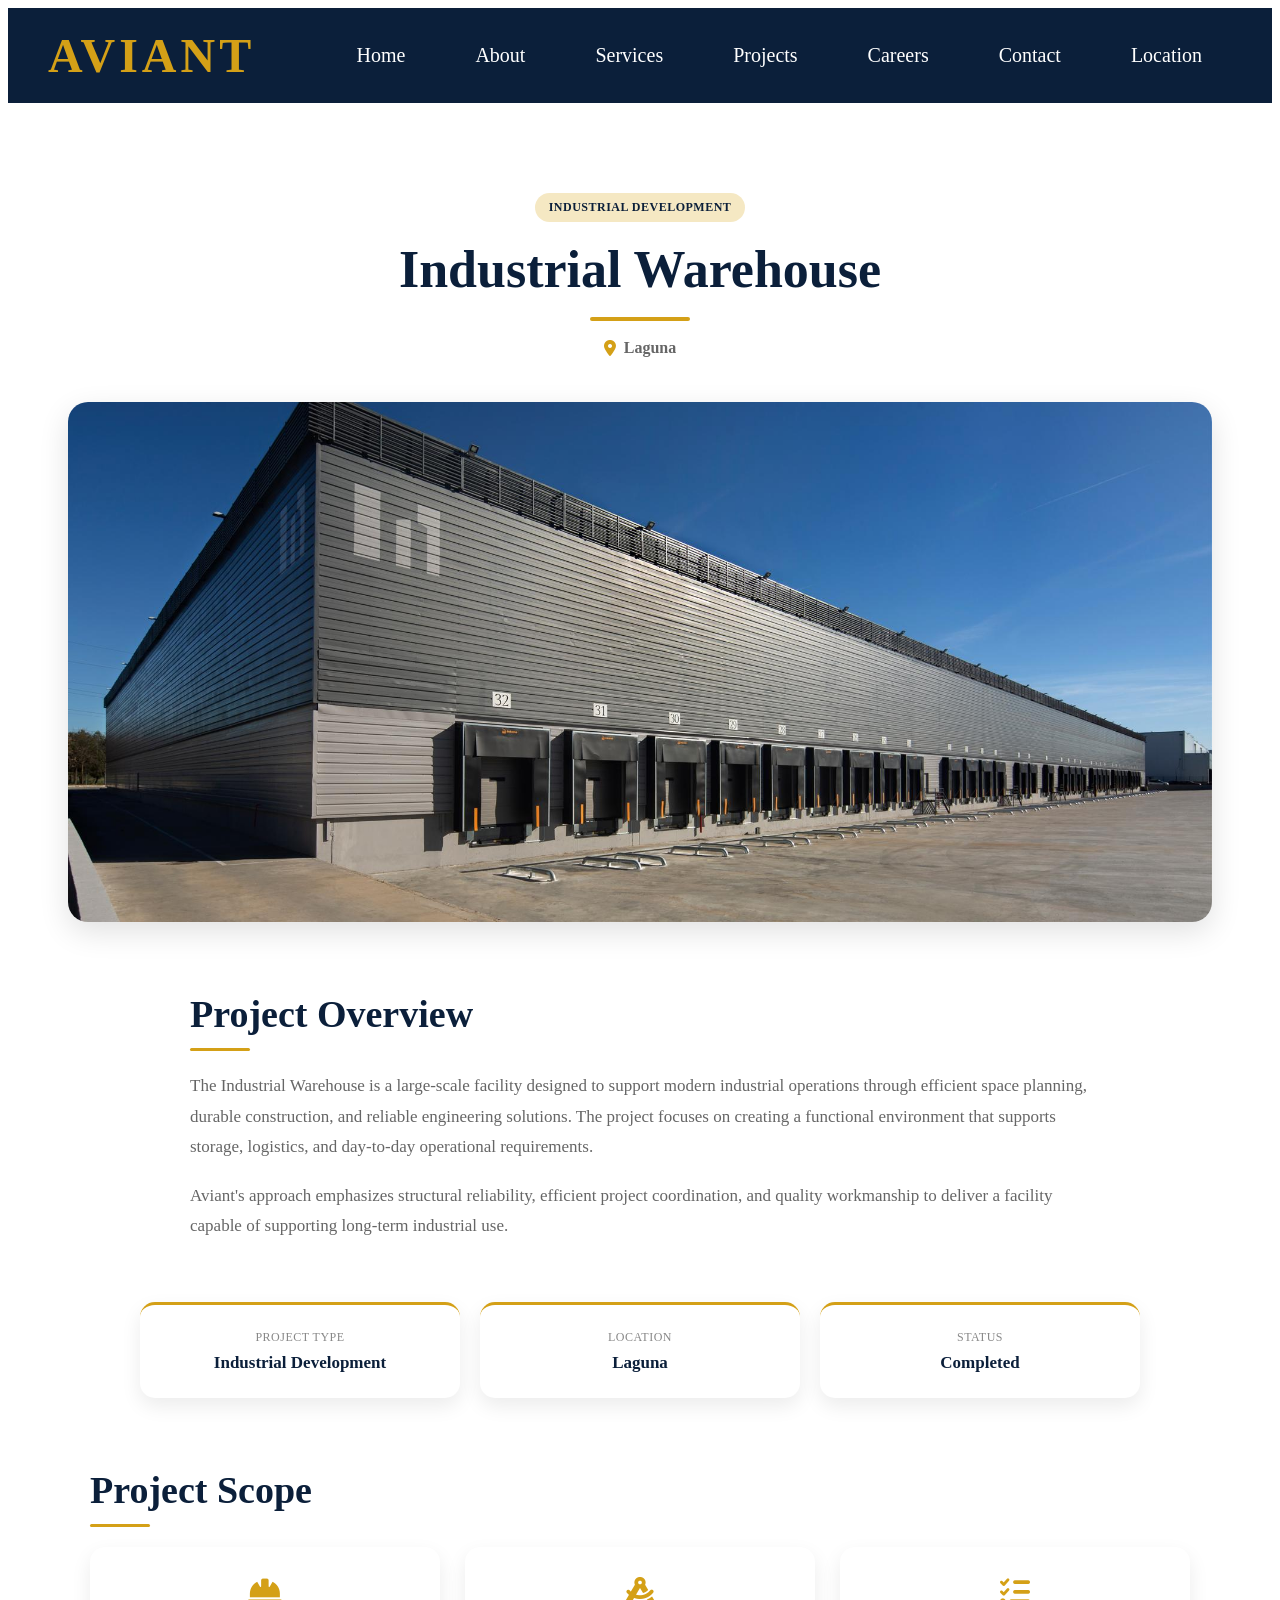
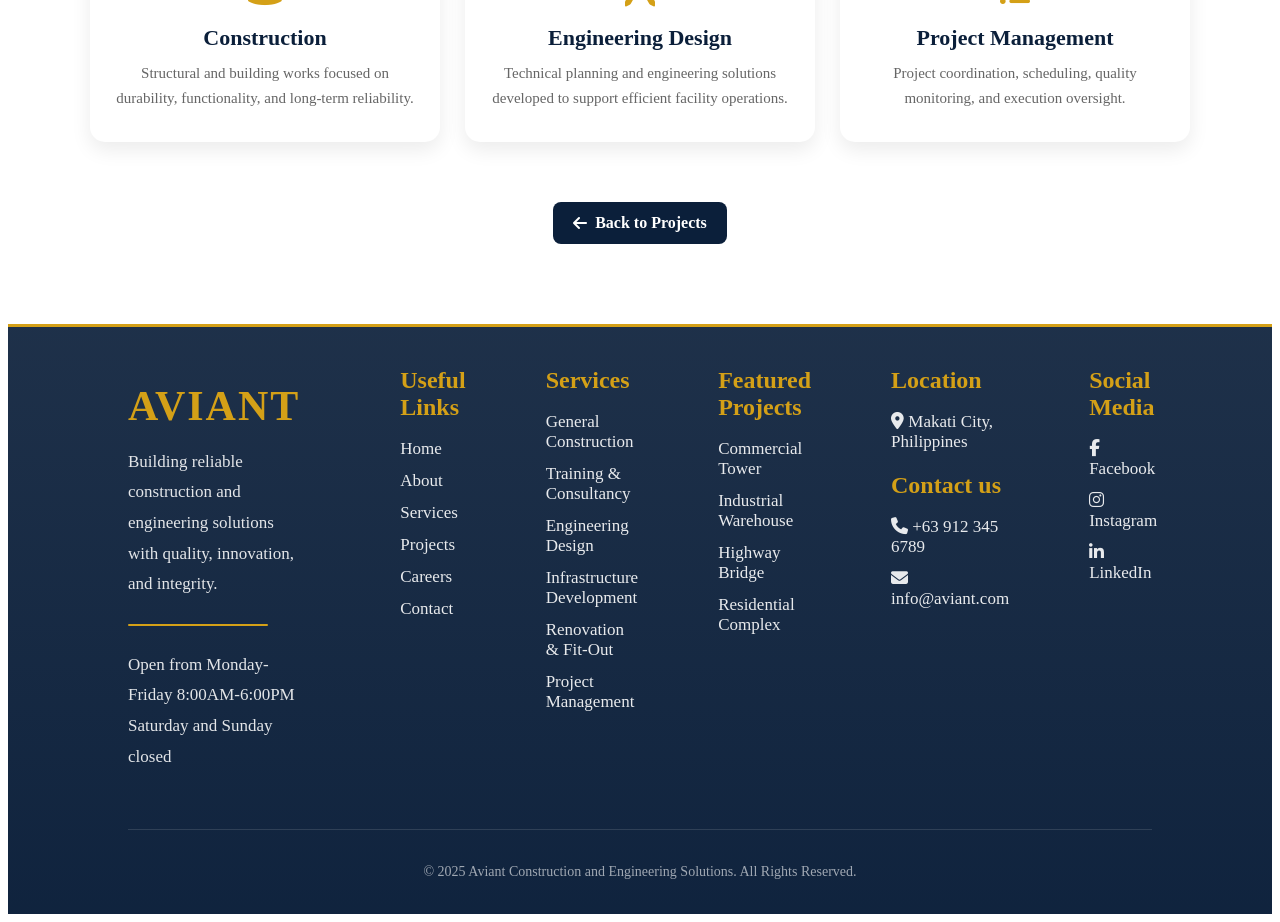
<file: industrial-warehouse.html>
<!DOCTYPE html>
<html>
<head>
    <title>AVIANT COMPANY</title>
    <link rel="stylesheet" href="CSS/industrial-warehouse.css">
    <link rel="stylesheet" href="https://cdnjs.cloudflare.com/ajax/libs/font-awesome/6.7.2/css/all.min.css">
</head>
<body>

<header id="hero">
    <nav class="navbar">
    <div class="logo">
    AVIANT
    </div>
    <div class="menu">
    <a href="index.html">Home</a>
    <a href="about.html">About</a>
    <a href="services.html">Services</a>
    <a href="projects.html">Projects</a>
    <a href="careers.html">Careers</a>    
    <a href="contact.html">Contact</a>
    <a href="location.html">Location</a>                       
    </div>
</nav>
</header>

<section id="project-detail">


    <!-- PROJECT HEADER -->

    <div class="project-header">
        <span class="project-category">
            Industrial Development
        </span>
        <h1>
            Industrial Warehouse
        </h1>
        <div class="gold-line"></div>
        <p class="project-location">
            <i class="fa-solid fa-location-dot"></i>
            Laguna
        </p>
    </div>


    <!-- MAIN IMAGE -->

    <div class="project-main-image">
        <img
            src="PICTURES/industrialwarehouse.jpg"
            alt="Industrial Warehouse">
    </div>


    <!-- PROJECT OVERVIEW -->

    <div class="project-overview">
        <h2>Project Overview</h2>
        <div class="project-divider"></div>
        <p>
            The Industrial Warehouse is a large-scale facility designed to support modern industrial operations through 
            efficient space planning, durable construction, and reliable engineering solutions. The project focuses 
            on creating a functional environment that supports storage, logistics, and day-to-day operational requirements.
        </p>
        <p>
            Aviant's approach emphasizes structural reliability, efficient project coordination, and quality workmanship 
            to deliver a facility capable of supporting long-term industrial use.
        </p>

    </div>


    <!-- PROJECT INFORMATION -->

    <div class="project-info-grid">
        <div class="info-box">
            <span>Project Type</span>
            <strong>
                Industrial Development
            </strong>
        </div>


        <div class="info-box">
            <span>Location</span>
            <strong>
                Laguna
            </strong>
        </div>


        <div class="info-box">
            <span>Status</span>
            <strong>
                Completed
            </strong>
        </div>
    </div>


    <!-- PROJECT SCOPE -->

    <div class="project-scope">
        <h2>Project Scope</h2>
        <div class="project-divider"></div>
        <div class="scope-grid">
            <div class="scope-item">
                <i class="fa-solid fa-helmet-safety"></i>
                <h3>
                    Construction
                </h3>
                <p>
                    Structural and building works focused on durability, functionality, and long-term reliability.
                </p>

            </div>
            <div class="scope-item">
                <i class="fa-solid fa-compass-drafting"></i>
                <h3>
                    Engineering Design
                </h3>
                <p>
                    Technical planning and engineering solutions developed to support efficient facility operations.
                </p>
            </div>


            <div class="scope-item">
                <i class="fa-solid fa-list-check"></i>
                <h3>
                    Project Management
                </h3>
                <p>
                    Project coordination, scheduling, quality monitoring, and execution oversight.
                </p>
            </div>
        </div>
    </div>


    <!-- BACK TO PROJECTS -->

    <div class="back-projects">
        <a href="projects.html">
            <i class="fa-solid fa-arrow-left"></i>
            Back to Projects
        </a>
    </div>
</section>




<footer id="aviantfooter">
    <div class="footer-content">
    <div class = "tagline">
        <h2>AVIANT</h2>
        <P>Building reliable construction and engineering solutions with quality, innovation, and integrity.</P>
        <div class="footer-divider"></div>
        <p>Open from Monday-Friday 8:00AM-6:00PM <br>Saturday and Sunday closed</p>
    </div>
    <div class ="footermenu">
        <h2>Useful Links</h2>
        <ul>
        <li><a href="index.html">Home</a></li>
        <li><a href="about.html">About</a></li>
        <li><a href="services.html">Services</a></li>
        <li><a href="projects.html">Projects</a></li>
        <li><a href="careers.html">Careers</a></li>    
        <li><a href="contact.html">Contact</a></li>
        </ul>
    </div>
    <div class ="footerservices">
        <h2>Services</h2>
        <ul>
        <li><a href="services.html">General Construction</a></li>
        <li><a href="services.html">Training & Consultancy</a></li>
        <li><a href="services.html">Engineering Design</a></li>
        <li><a href="services.html">Infrastructure Development</a></li>
        <li><a href="services.html">Renovation & Fit-Out</a></li>
        <li><a href="services.html">Project Management</a></li>
        </ul>
    </div>
    <div class ="footerprojects">
        <h2>Featured Projects</h2>
        <ul>
        <li><a href="commercial-tower.html">Commercial Tower</a></li>
        <li><a href="industrial-warehouse.html">Industrial Warehouse</a></li>
        <li><a href="highway-bridge.html">Highway Bridge</a></li>
        <li><a href="residential-complex.html">Residential Complex</a></li>
        </ul>
    </div>
    <div class = "social">
        <h2>Location</h2>
        <ul>
            <li><a href="location.html">
                <i class="fa-solid fa-location-dot"></i> Makati City, Philippines
            </li></a>
            <h2>Contact us</h2>
            <li><a href="contact.html">
                <i class="fa-solid fa-phone"></i> +63 912 345 6789
            </li></a>
            <li><a href="https://mail.google.com/mail/u/0/">
                <i class="fa-solid fa-envelope"></i> info@aviant.com
            </li></a>
        </ul>
    </div>
    <div class ="socialmedia">
        <h2>Social Media</h2>
        <ul>
            <li><a href="https://www.facebook.com/">
                <i class="fa-brands fa-facebook-f"></i> Facebook
            </li></a>
            <li><a href="https://www.instagram.com/?hl=en">
                <i class="fa-brands fa-instagram"></i> Instagram
            </li></a>
            <li><a href="https://www.linkedin.com/login/">
                <i class="fa-brands fa-linkedin-in"></i> LinkedIn
            </li></a>
        </ul>
    </div>
    </div>

    <div class="footer-bottom">
    <p>© 2025 Aviant Construction and Engineering Solutions. All Rights Reserved.</p>
</div>
</footer>
</file>
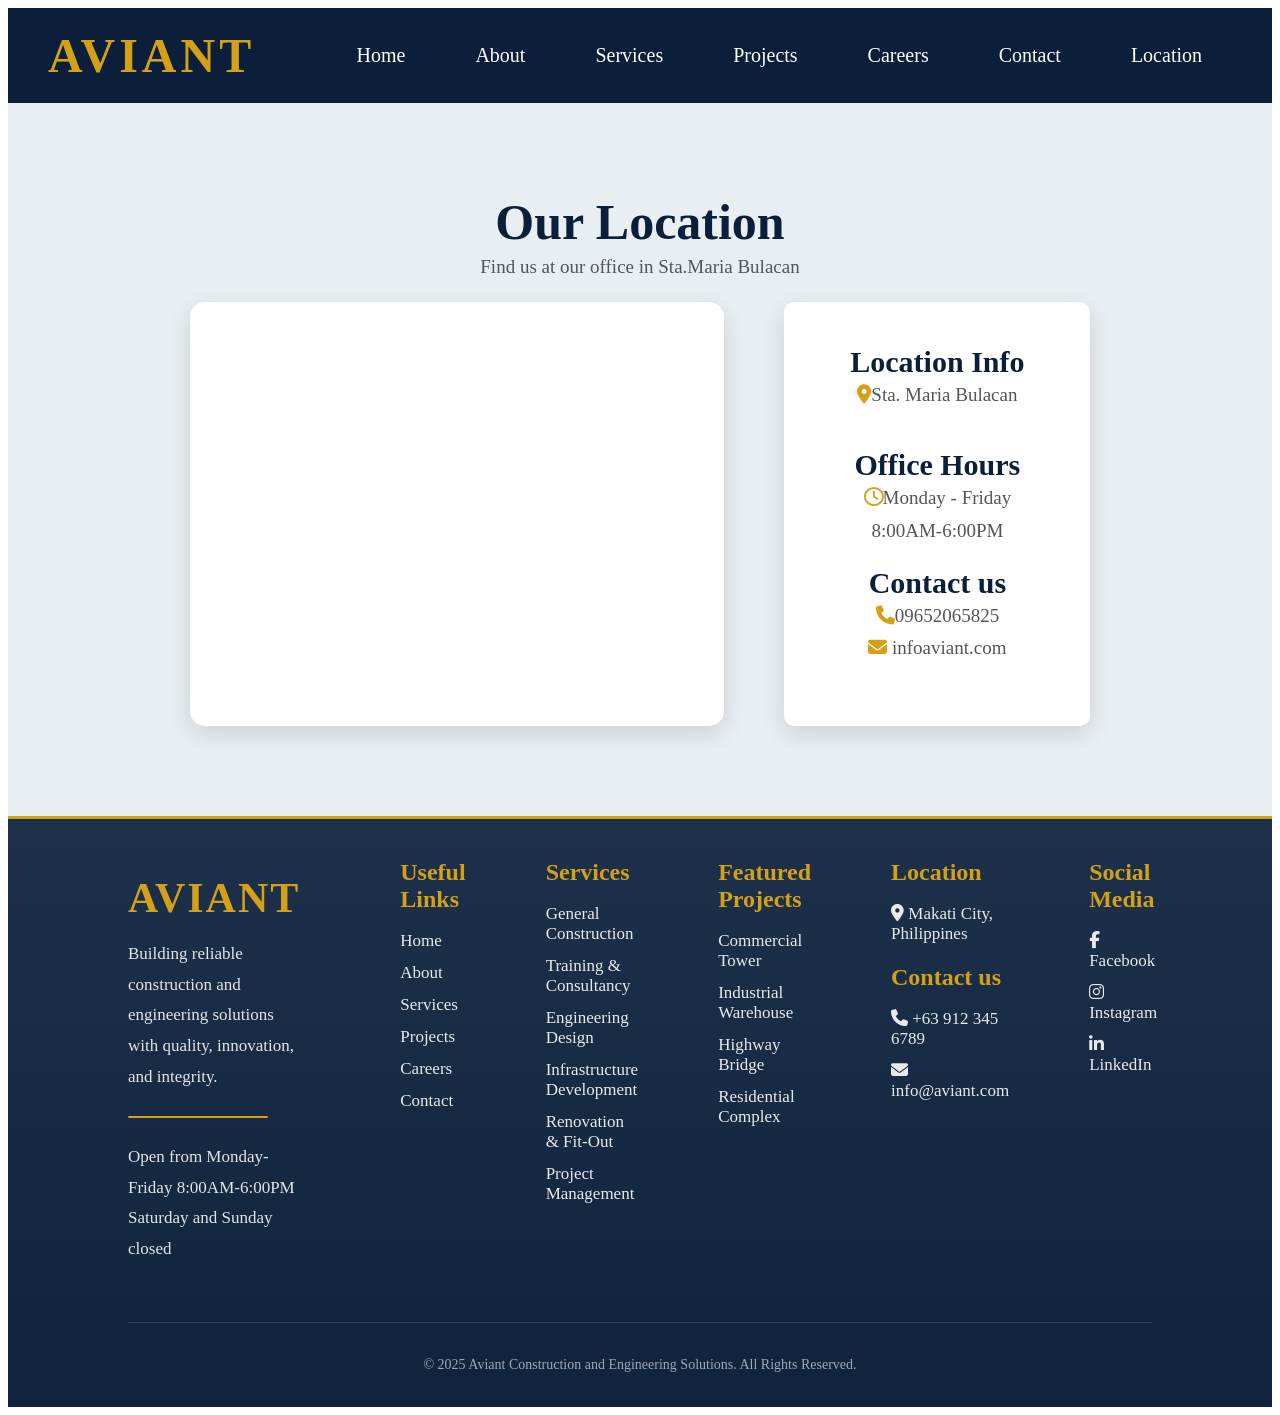
<file: location.html>
<!DOCTYPE html>
<html>
<head>
    <title>AVIANT COMPANY</title>
    <link rel="stylesheet" href="CSS/Location.css">
    <link rel="stylesheet" href="https://cdnjs.cloudflare.com/ajax/libs/font-awesome/6.7.2/css/all.min.css">
</head>
<body>

<header id="hero">
    <nav class="navbar">
    <div class="logo">
    AVIANT
    </div>
    <div class="menu">
    <a href="index.html">Home</a>
    <a href="about.html">About</a>
    <a href="services.html">Services</a>
    <a href="projects.html">Projects</a>
    <a href="careers.html">Careers</a>    
    <a href="contact.html">Contact</a>
    <a href="location.html">Location</a>                       
    </div>
</nav>
</header>

<section id="location">

    <div class="location-title">
        <h2>Our Location</h2>
        <p>Find us at our office in Sta.Maria Bulacan</p>
    </div>

    <div class="location-content">

        <div class="location-map">
            <iframe
                src="https://www.google.com/maps/embed?pb=!1m18!1m12!1m3!1d3858.857262500637!2d120.9566713757428!3d14.720660774124722!2m3!1f0!2f0!3f0!3m2!1i1024!2i768!4f13.1!3m3!1m2!1s0x3397b30053ca117b%3A0xa07badfab06dabbb!2sLooban%20extension%20BAGO%20Mag%20Jusayan%20compound%20%2C%20harap%20ng%20sabungan!5e0!3m2!1sen!2sph!4v1787833499437!5m2!1sen!2sph" width="600" height="450" style="border:0;" allowfullscreen="" loading="lazy" referrerpolicy="strict-origin-when-cross-origin"
                width="100%"
                height="400"
                style="border:0;"
                allowfullscreen=""
                loading="lazy"
                referrerpolicy="no-referrer-when-downgrade">
            </iframe>
        </div>

        <div class="location-info">
            <h2>Location Info</h2>
             
            <p><i class="fa-solid fa-location-dot"></i>Sta. Maria Bulacan</p>

            <br>

            <h2>Office Hours</h2>
            <p><i class="fa-regular fa-clock"></i>Monday - Friday<br>
                8:00AM-6:00PM</p>

            <h2>Contact us</h2> 
            <p><i class="fa-solid fa-phone"></i>09652065825<br>
                <i class="fa-solid fa-envelope"></i> infoaviant.com</p>
        </div>

    </div>
</section>


<footer id="aviantfooter">
    <div class="footer-content">
    <div class = "tagline">
        <h2>AVIANT</h2>
        <P>Building reliable construction and engineering solutions with quality, innovation, and integrity.</P>
        <div class="footer-divider"></div>
        <p>Open from Monday-Friday 8:00AM-6:00PM <br>Saturday and Sunday closed</p>
    </div>
    <div class ="footermenu">
        <h2>Useful Links</h2>
        <ul>
        <li><a href="index.html">Home</a></li>
        <li><a href="about.html">About</a></li>
        <li><a href="services.html">Services</a></li>
        <li><a href="projects.html">Projects</a></li>
        <li><a href="careers.html">Careers</a></li>    
        <li><a href="contact.html">Contact</a></li>
        </ul>
    </div>
    <div class ="footerservices">
        <h2>Services</h2>
        <ul>
        <li><a href="services.html">General Construction</a></li>
        <li><a href="services.html">Training & Consultancy</a></li>
        <li><a href="services.html">Engineering Design</a></li>
        <li><a href="services.html">Infrastructure Development</a></li>
        <li><a href="services.html">Renovation & Fit-Out</a></li>
        <li><a href="services.html">Project Management</a></li>
        </ul>
    </div>
    <div class ="footerprojects">
        <h2>Featured Projects</h2>
        <ul>
        <li><a href="commercial-tower.html">Commercial Tower</a></li>
        <li><a href="industrial-warehouse.html">Industrial Warehouse</a></li>
        <li><a href="highway-bridge.html">Highway Bridge</a></li>
        <li><a href="residential-complex.html">Residential Complex</a></li>
        </ul>
    </div>
    <div class = "social">
        <h2>Location</h2>
        <ul>
            <li><a href="location.html">
                <i class="fa-solid fa-location-dot"></i> Makati City, Philippines
            </li></a>
            <h2>Contact us</h2>
            <li><a href="contact.html">
                <i class="fa-solid fa-phone"></i> +63 912 345 6789
            </li></a>
            <li><a href="https://mail.google.com/mail/u/0/">
                <i class="fa-solid fa-envelope"></i> info@aviant.com
            </li></a>
        </ul>
    </div>
    <div class ="socialmedia">
        <h2>Social Media</h2>
        <ul>
            <li><a href="https://www.facebook.com/">
                <i class="fa-brands fa-facebook-f"></i> Facebook
            </li></a>
            <li><a href="https://www.instagram.com/?hl=en">
                <i class="fa-brands fa-instagram"></i> Instagram
            </li></a>
            <li><a href="https://www.linkedin.com/login/">
                <i class="fa-brands fa-linkedin-in"></i> LinkedIn
            </li></a>
        </ul>
    </div>
    </div>

    <div class="footer-bottom">
    <p>© 2025 Aviant Construction and Engineering Solutions. All Rights Reserved.</p>
</div>
</footer>
</file>
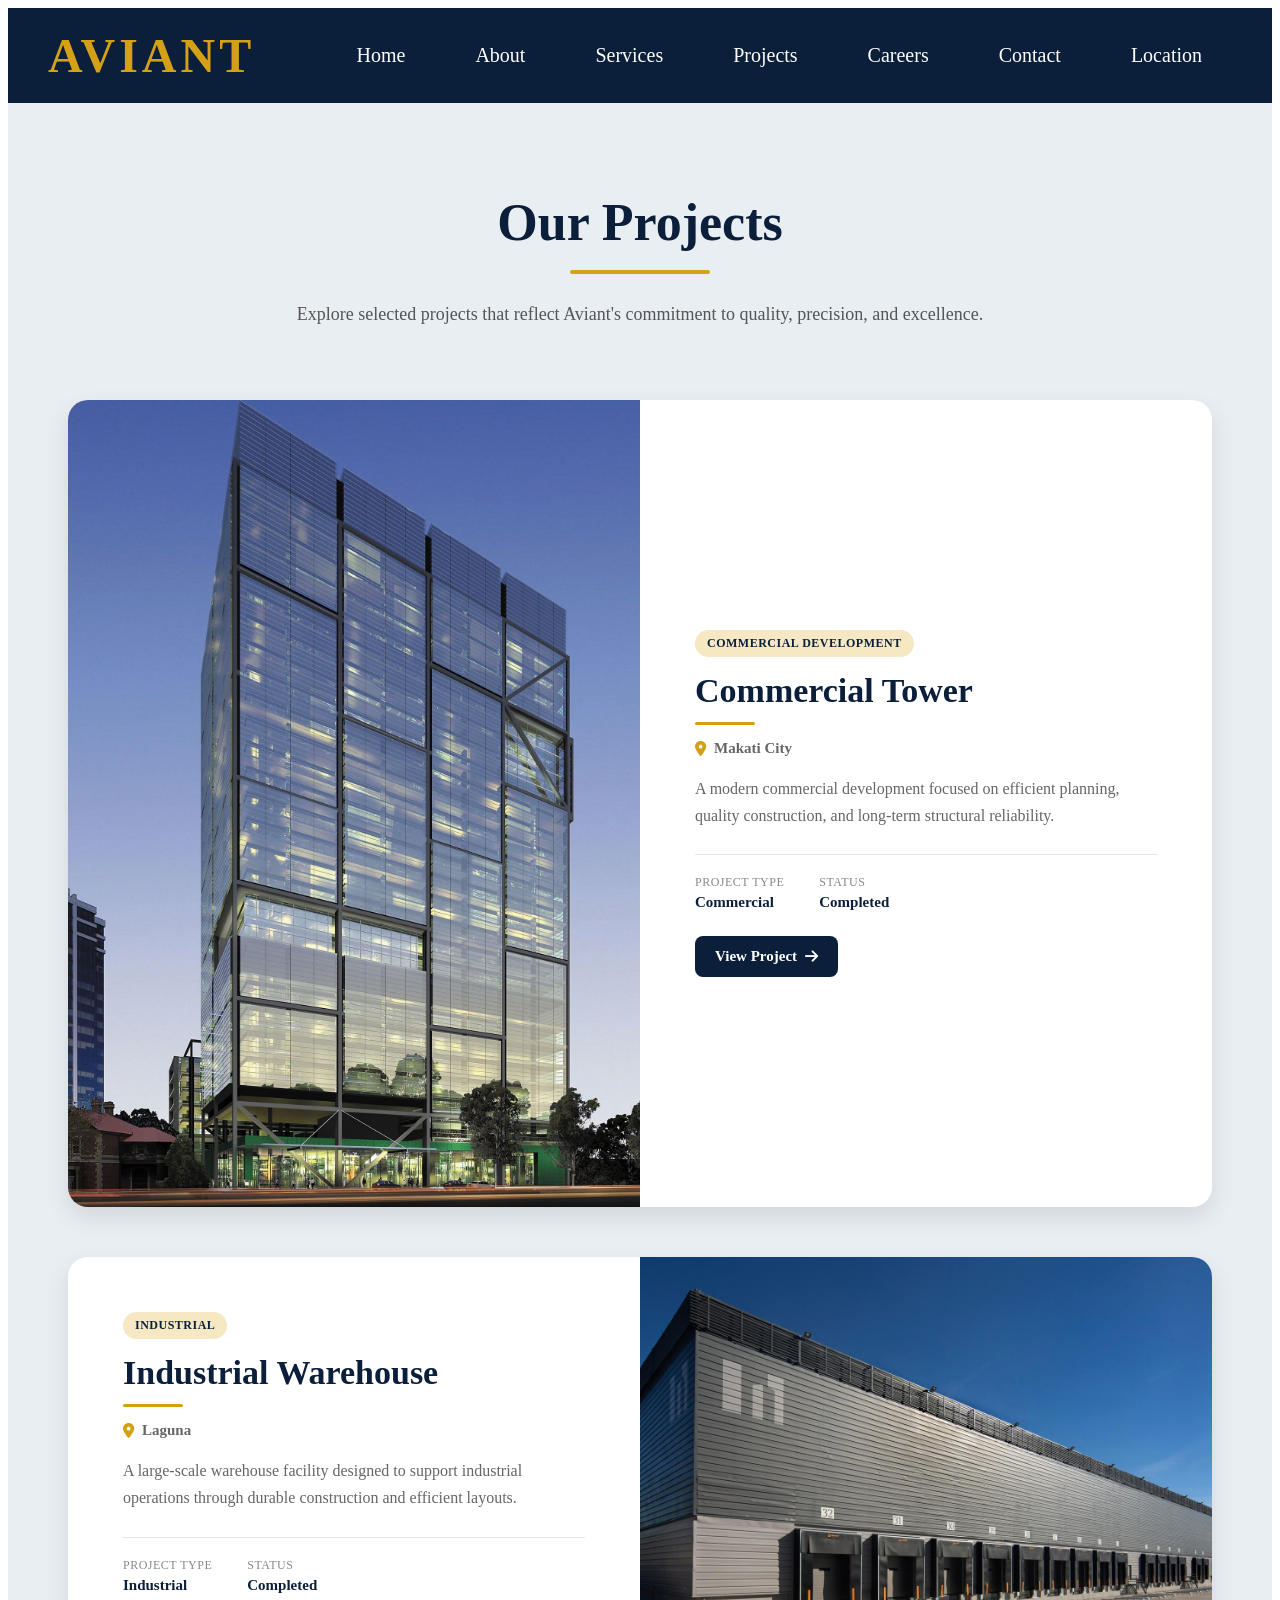
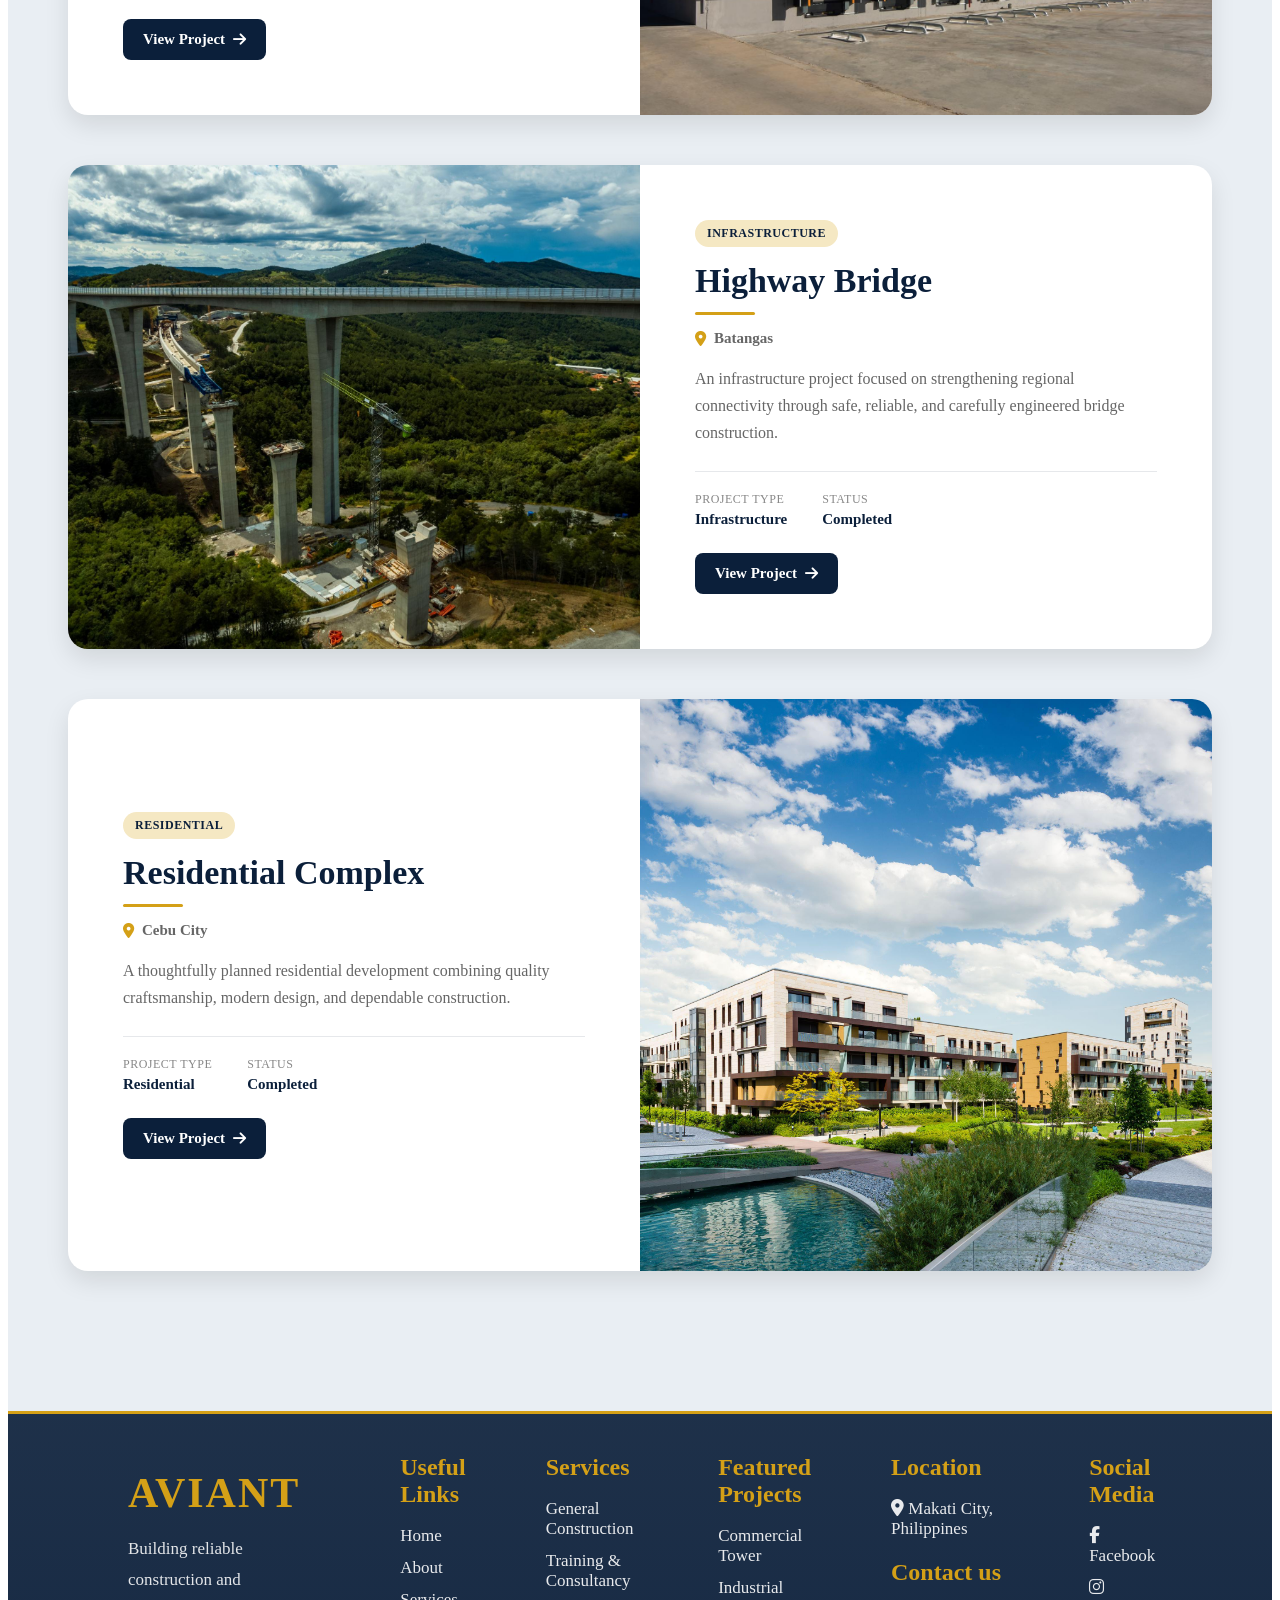
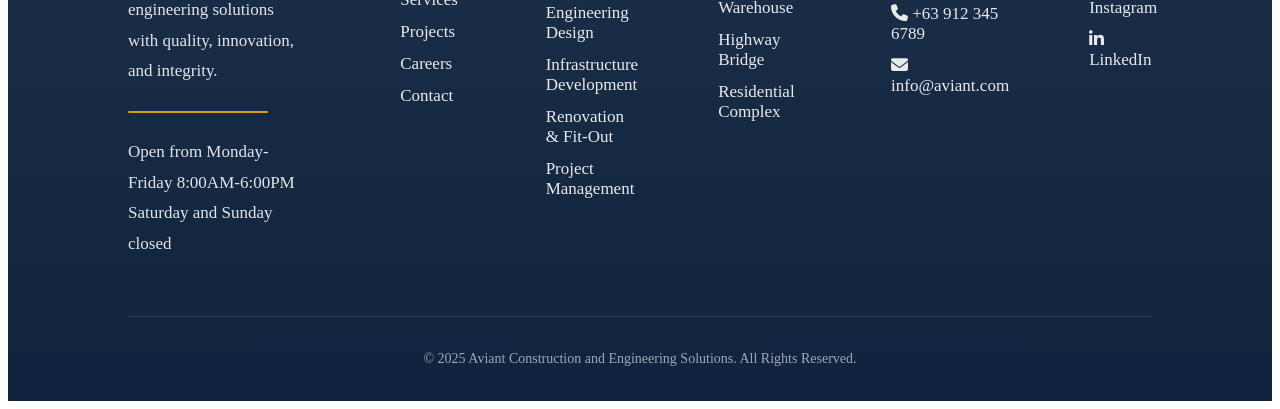
<file: projects.html>
<!DOCTYPE html>
<html>
<head>
    <title>AVIANT COMPANY</title>
    <link rel="stylesheet" href="CSS/projects.css">
    <link rel="stylesheet" href="https://cdnjs.cloudflare.com/ajax/libs/font-awesome/6.7.2/css/all.min.css">
</head>
<body>

<header id="hero">
    <nav class="navbar">
    <div class="logo">
    AVIANT
    </div>
    <div class="menu">
    <a href="index.html">Home</a>
    <a href="about.html">About</a>
    <a href="services.html">Services</a>
    <a href="projects.html">Projects</a>
    <a href="careers.html">Careers</a>    
    <a href="contact.html">Contact</a>
    <a href="location.html">Location</a>                       
    </div>
</nav>
</header>

<section id="projects">
    <div class="projects-header">
        <h1>Our Projects</h1>
        <div class="gold-line"></div>
        <p>
            Explore selected projects that reflect Aviant's
            commitment to quality, precision, and excellence.
        </p>
    </div>
    <div class="project-list">


        <!-- PROJECT 1 -->

        <article class="project-showcase">
            <div class="project-image">
                <img
                    src="PICTURES/commercialtower.jpg"
                    alt="Commercial Tower">
            </div>


            <div class="project-content">
                <span class="project-category">
                    Commercial Development
                </span>
                <h2>Commercial Tower</h2>
                <div class="project-divider"></div>
                <div class="project-location">
                    <i class="fa-solid fa-location-dot"></i>
                    Makati City
                </div>
                <p>
                    A modern commercial development focused on
                    efficient planning, quality construction,
                    and long-term structural reliability.
                </p>


                <div class="project-details">
                    <div>
                        <span>Project Type</span>
                        <strong>Commercial</strong>
                    </div>
                    <div>
                        <span>Status</span>
                        <strong>Completed</strong>
                    </div>
                </div>


                <a href="commercial-tower.html" class="project-btn">
                    View Project
                    <i class="fa-solid fa-arrow-right"></i>
                </a>
            </div>
        </article>



        <!-- PROJECT 2 -->

        <article class="project-showcase reverse">
            <div class="project-image">
                <img
                    src="PICTURES/industrialwarehouse.jpg"
                    alt="Industrial Warehouse">
            </div>


            <div class="project-content">
                <span class="project-category">
                    Industrial
                </span>
                <h2>Industrial Warehouse</h2>
                <div class="project-divider"></div>
                <div class="project-location">
                    <i class="fa-solid fa-location-dot"></i>
                    Laguna
                </div>
                <p>
                    A large-scale warehouse facility designed
                    to support industrial operations through
                    durable construction and efficient layouts.
                </p>


                <div class="project-details">
                    <div>
                        <span>Project Type</span>
                        <strong>Industrial</strong>
                    </div>
                    <div>
                        <span>Status</span>
                        <strong>Completed</strong>
                    </div>
                </div>
                <a href="industrial-warehouse.html" class="project-btn">
                    View Project
                    <i class="fa-solid fa-arrow-right"></i>
                </a>
            </div>
        </article>



        <!-- PROJECT 3 -->

        <article class="project-showcase">
            <div class="project-image">
                <img
                    src="PICTURES/highwaybridge.jpg"
                    alt="Highway Bridge">
            </div>


            <div class="project-content">
                <span class="project-category">
                    Infrastructure
                </span>
                <h2>Highway Bridge</h2>
                <div class="project-divider"></div>
                <div class="project-location">
                    <i class="fa-solid fa-location-dot"></i>
                    Batangas
                </div>
                <p>
                    An infrastructure project focused on strengthening
                    regional connectivity through safe, reliable,
                    and carefully engineered bridge construction.
                </p>
                <div class="project-details">
                    <div>
                        <span>Project Type</span>
                        <strong>Infrastructure</strong>
                    </div>
                    <div>
                        <span>Status</span>
                        <strong>Completed</strong>
                    </div>
                </div>
                <a href="highway-bridge.html" class="project-btn">
                    View Project
                    <i class="fa-solid fa-arrow-right"></i>
                </a>
            </div>
        </article>

        <!-- PROJECT 4 -->

        <article class="project-showcase reverse">
            <div class="project-image">
                <img
                    src="PICTURES/residentialcomplex.jpg"
                    alt="Residential Complex">
            </div>

            <div class="project-content">
                <span class="project-category">
                    Residential
                </span>
                <h2>Residential Complex</h2>
                <div class="project-divider"></div>
                <div class="project-location">
                    <i class="fa-solid fa-location-dot"></i>
                    Cebu City
                </div>
                <p>
                    A thoughtfully planned residential development
                    combining quality craftsmanship, modern design,
                    and dependable construction.
                </p>
                <div class="project-details">
                    <div>
                        <span>Project Type</span>
                        <strong>Residential</strong>
                    </div>
                    <div>
                        <span>Status</span>
                        <strong>Completed</strong>
                    </div>
                </div>
                <a href="residential-complex.html" class="project-btn">
                    View Project
                    <i class="fa-solid fa-arrow-right"></i>
                </a>
            </div>
        </article>
    </div>
</section>











<footer id="aviantfooter">
    <div class="footer-content">
    <div class = "tagline">
        <h2>AVIANT</h2>
        <P>Building reliable construction and engineering solutions with quality, innovation, and integrity.</P>
        <div class="footer-divider"></div>
        <p>Open from Monday-Friday 8:00AM-6:00PM <br>Saturday and Sunday closed</p>
    </div>
    <div class ="footermenu">
        <h2>Useful Links</h2>
        <ul>
        <li><a href="index.html">Home</a></li>
        <li><a href="about.html">About</a></li>
        <li><a href="services.html">Services</a></li>
        <li><a href="projects.html">Projects</a></li>
        <li><a href="careers.html">Careers</a></li>    
        <li><a href="contact.html">Contact</a></li>
        </ul>
    </div>
    <div class ="footerservices">
        <h2>Services</h2>
        <ul>
        <li><a href="services.html">General Construction</a></li>
        <li><a href="services.html">Training & Consultancy</a></li>
        <li><a href="services.html">Engineering Design</a></li>
        <li><a href="services.html">Infrastructure Development</a></li>
        <li><a href="services.html">Renovation & Fit-Out</a></li>
        <li><a href="services.html">Project Management</a></li>
        </ul>
    </div>
    <div class ="footerprojects">
        <h2>Featured Projects</h2>
        <ul>
        <li><a href="commercial-tower.html">Commercial Tower</a></li>
        <li><a href="industrial-warehouse.html">Industrial Warehouse</a></li>
        <li><a href="highway-bridge.html">Highway Bridge</a></li>
        <li><a href="residential-complex.html">Residential Complex</a></li>
        </ul>
    </div>
    <div class = "social">
        <h2>Location</h2>
        <ul>
            <li><a href="location.html">
                <i class="fa-solid fa-location-dot"></i> Makati City, Philippines
            </li></a>
            <h2>Contact us</h2>
            <li><a href="contact.html">
                <i class="fa-solid fa-phone"></i> +63 912 345 6789
            </li></a>
            <li><a href="https://mail.google.com/mail/u/0/">
                <i class="fa-solid fa-envelope"></i> info@aviant.com
            </li></a>
        </ul>
    </div>
    <div class ="socialmedia">
        <h2>Social Media</h2>
        <ul>
            <li><a href="https://www.facebook.com/">
                <i class="fa-brands fa-facebook-f"></i> Facebook
            </li></a>
            <li><a href="https://www.instagram.com/?hl=en">
                <i class="fa-brands fa-instagram"></i> Instagram
            </li></a>
            <li><a href="https://www.linkedin.com/login/">
                <i class="fa-brands fa-linkedin-in"></i> LinkedIn
            </li></a>
        </ul>
    </div>
    </div>

    <div class="footer-bottom">
    <p>© 2025 Aviant Construction and Engineering Solutions. All Rights Reserved.</p>
</div>
</footer>
</file>
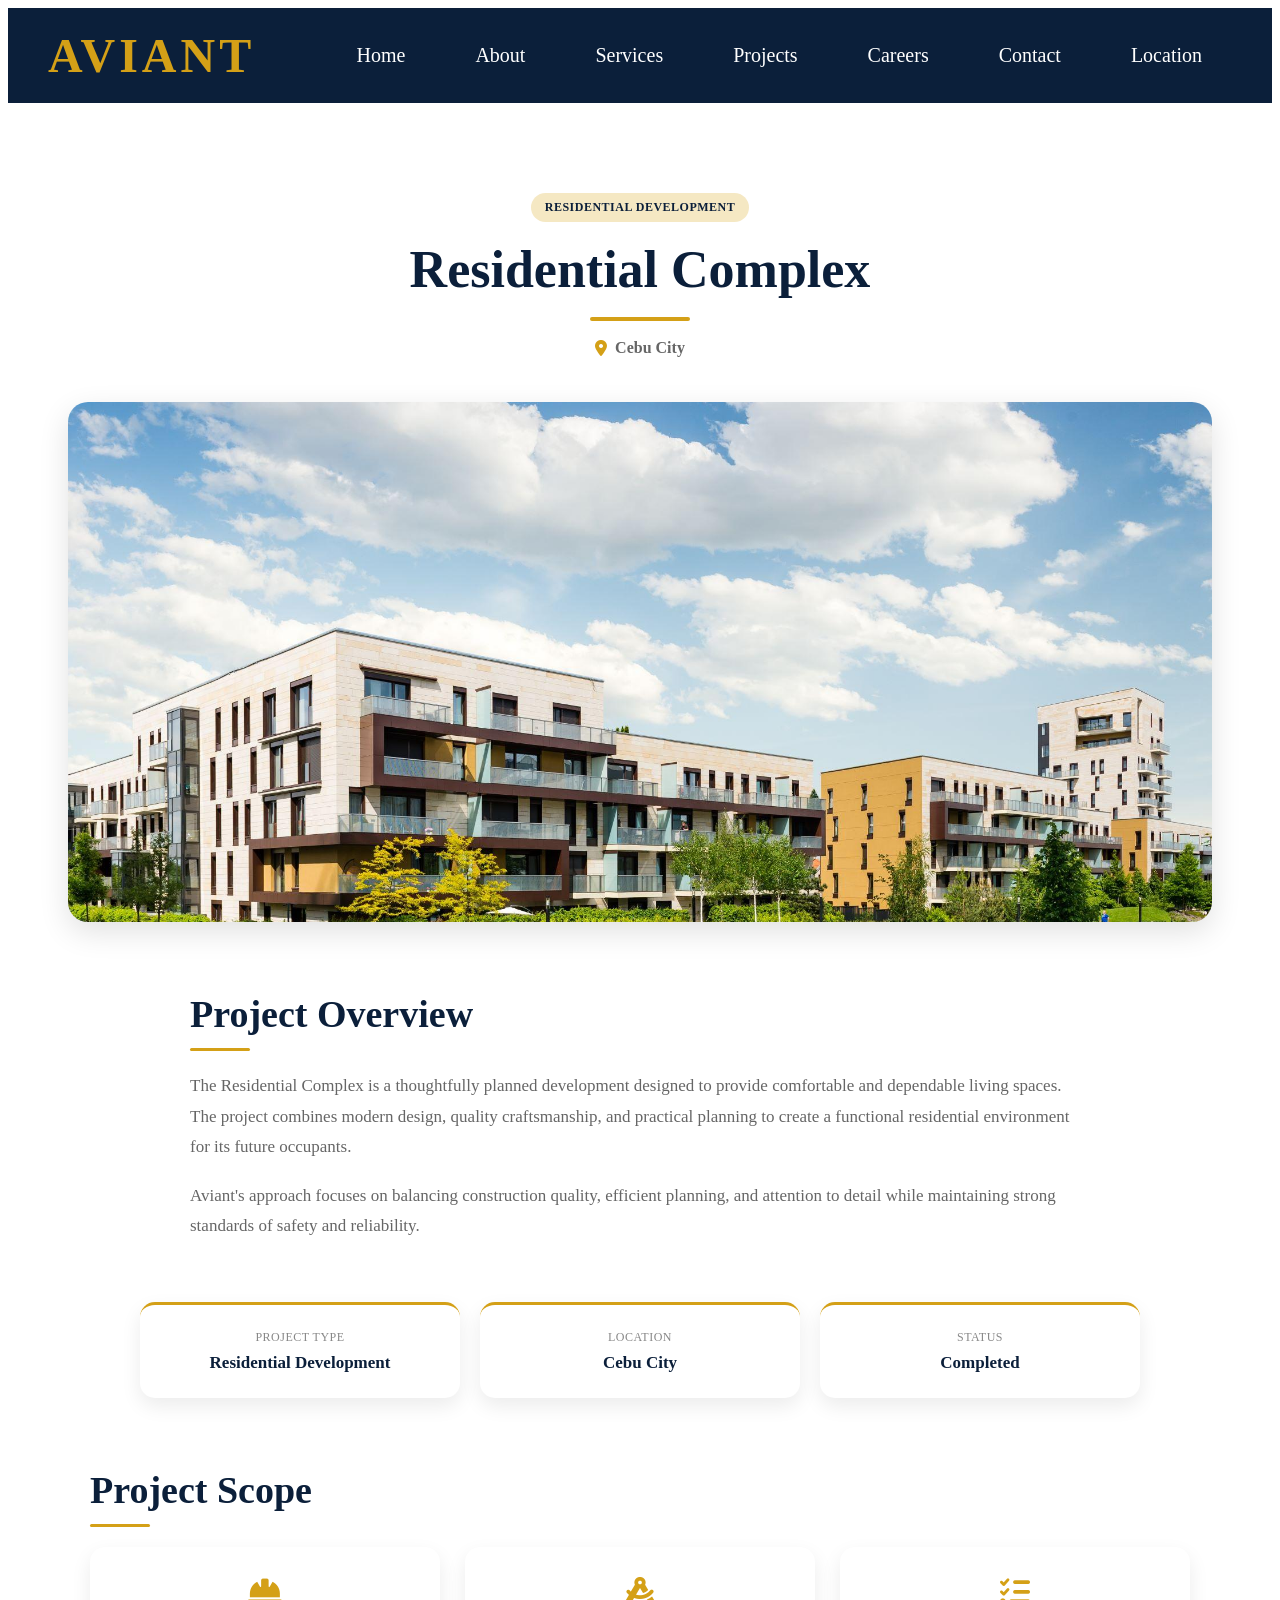
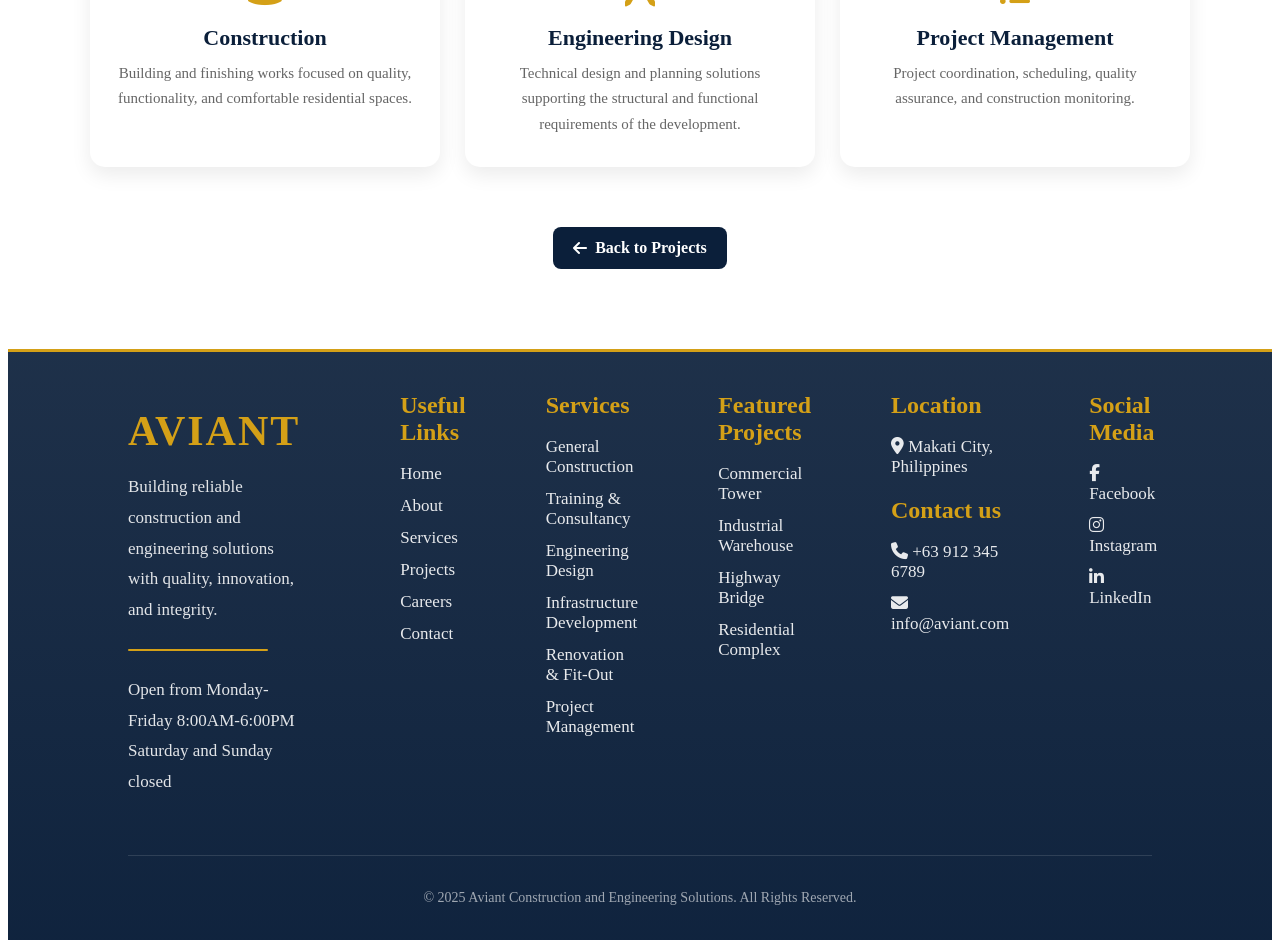
<file: residential-complex.html>
<!DOCTYPE html>
<html>
<head>
    <title>AVIANT COMPANY</title>
    <link rel="stylesheet" href="CSS/residential-complex.css">
    <link rel="stylesheet" href="https://cdnjs.cloudflare.com/ajax/libs/font-awesome/6.7.2/css/all.min.css">
</head>
<body>

<header id="hero">
    <nav class="navbar">
    <div class="logo">
    AVIANT
    </div>
    <div class="menu">
    <a href="index.html">Home</a>
    <a href="about.html">About</a>
    <a href="services.html">Services</a>
    <a href="projects.html">Projects</a>
    <a href="careers.html">Careers</a>    
    <a href="contact.html">Contact</a>
    <a href="location.html">Location</a>                       
    </div>
</nav>
</header>


<section id="project-detail">


    <!-- PROJECT HEADER -->

    <div class="project-header">
        <span class="project-category">
            Residential Development
        </span>
        <h1>
            Residential Complex
        </h1>
        <div class="gold-line"></div>
        <p class="project-location">
            <i class="fa-solid fa-location-dot"></i>
            Cebu City
        </p>
    </div>


    <!-- MAIN IMAGE -->

    <div class="project-main-image">
        <img
            src="PICTURES/residentialcomplex.jpg"
            alt="Residential Complex">
    </div>


    <!-- PROJECT OVERVIEW -->

    <div class="project-overview">
        <h2>Project Overview</h2>
        <div class="project-divider"></div>
        <p>
            The Residential Complex is a thoughtfully planned development designed to provide comfortable and dependable living spaces. 
            The project combines modern design, quality craftsmanship, and practical planning to create a functional residential environment for its future occupants.
        </p>
        <p>
            Aviant's approach focuses on balancing construction quality, efficient planning, and attention to 
            detail while maintaining strong standards of safety and reliability.
        </p>

    </div>


    <!-- PROJECT INFORMATION -->

    <div class="project-info-grid">
        <div class="info-box">
            <span>Project Type</span>
            <strong>
               Residential Development
            </strong>
        </div>


        <div class="info-box">
            <span>Location</span>
            <strong>
                Cebu City
            </strong>
        </div>


        <div class="info-box">
            <span>Status</span>
            <strong>
                Completed
            </strong>
        </div>
    </div>


    <!-- PROJECT SCOPE -->

    <div class="project-scope">
        <h2>Project Scope</h2>
        <div class="project-divider"></div>
        <div class="scope-grid">
            <div class="scope-item">
                <i class="fa-solid fa-helmet-safety"></i>
                <h3>
                    Construction
                </h3>
                <p>
                    Building and finishing works focused on quality, functionality, and comfortable residential spaces.
                </p>

            </div>
            <div class="scope-item">
                <i class="fa-solid fa-compass-drafting"></i>
                <h3>
                    Engineering Design
                </h3>
                <p>
                    Technical design and planning solutions supporting the structural and functional requirements of the development.
                </p>
            </div>


            <div class="scope-item">
                <i class="fa-solid fa-list-check"></i>
                <h3>
                    Project Management
                </h3>
                <p>
                    Project coordination, scheduling, quality assurance, and construction monitoring.
                </p>
            </div>
        </div>
    </div>


    <!-- BACK TO PROJECTS -->

    <div class="back-projects">
        <a href="projects.html">
            <i class="fa-solid fa-arrow-left"></i>
            Back to Projects
        </a>
    </div>
</section>




<footer id="aviantfooter">
    <div class="footer-content">
    <div class = "tagline">
        <h2>AVIANT</h2>
        <P>Building reliable construction and engineering solutions with quality, innovation, and integrity.</P>
        <div class="footer-divider"></div>
        <p>Open from Monday-Friday 8:00AM-6:00PM <br>Saturday and Sunday closed</p>
    </div>
    <div class ="footermenu">
        <h2>Useful Links</h2>
        <ul>
        <li><a href="index.html">Home</a></li>
        <li><a href="about.html">About</a></li>
        <li><a href="services.html">Services</a></li>
        <li><a href="projects.html">Projects</a></li>
        <li><a href="careers.html">Careers</a></li>    
        <li><a href="contact.html">Contact</a></li>
        </ul>
    </div>
    <div class ="footerservices">
        <h2>Services</h2>
        <ul>
        <li><a href="services.html">General Construction</a></li>
        <li><a href="services.html">Training & Consultancy</a></li>
        <li><a href="services.html">Engineering Design</a></li>
        <li><a href="services.html">Infrastructure Development</a></li>
        <li><a href="services.html">Renovation & Fit-Out</a></li>
        <li><a href="services.html">Project Management</a></li>
        </ul>
    </div>
    <div class ="footerprojects">
        <h2>Featured Projects</h2>
        <ul>
        <li><a href="commercial-tower.html">Commercial Tower</a></li>
        <li><a href="industrial-warehouse.html">Industrial Warehouse</a></li>
        <li><a href="highway-bridge.html">Highway Bridge</a></li>
        <li><a href="residential-complex.html">Residential Complex</a></li>
        </ul>
    </div>
    <div class = "social">
        <h2>Location</h2>
        <ul>
            <li><a href="location.html">
                <i class="fa-solid fa-location-dot"></i> Makati City, Philippines
            </li></a>
            <h2>Contact us</h2>
            <li><a href="contact.html">
                <i class="fa-solid fa-phone"></i> +63 912 345 6789
            </li></a>
            <li><a href="https://mail.google.com/mail/u/0/">
                <i class="fa-solid fa-envelope"></i> info@aviant.com
            </li></a>
        </ul>
    </div>
    <div class ="socialmedia">
        <h2>Social Media</h2>
        <ul>
            <li><a href="https://www.facebook.com/">
                <i class="fa-brands fa-facebook-f"></i> Facebook
            </li></a>
            <li><a href="https://www.instagram.com/?hl=en">
                <i class="fa-brands fa-instagram"></i> Instagram
            </li></a>
            <li><a href="https://www.linkedin.com/login/">
                <i class="fa-brands fa-linkedin-in"></i> LinkedIn
            </li></a>
        </ul>
    </div>
    </div>

    <div class="footer-bottom">
    <p>© 2025 Aviant Construction and Engineering Solutions. All Rights Reserved.</p>
</div>
</footer>
</file>
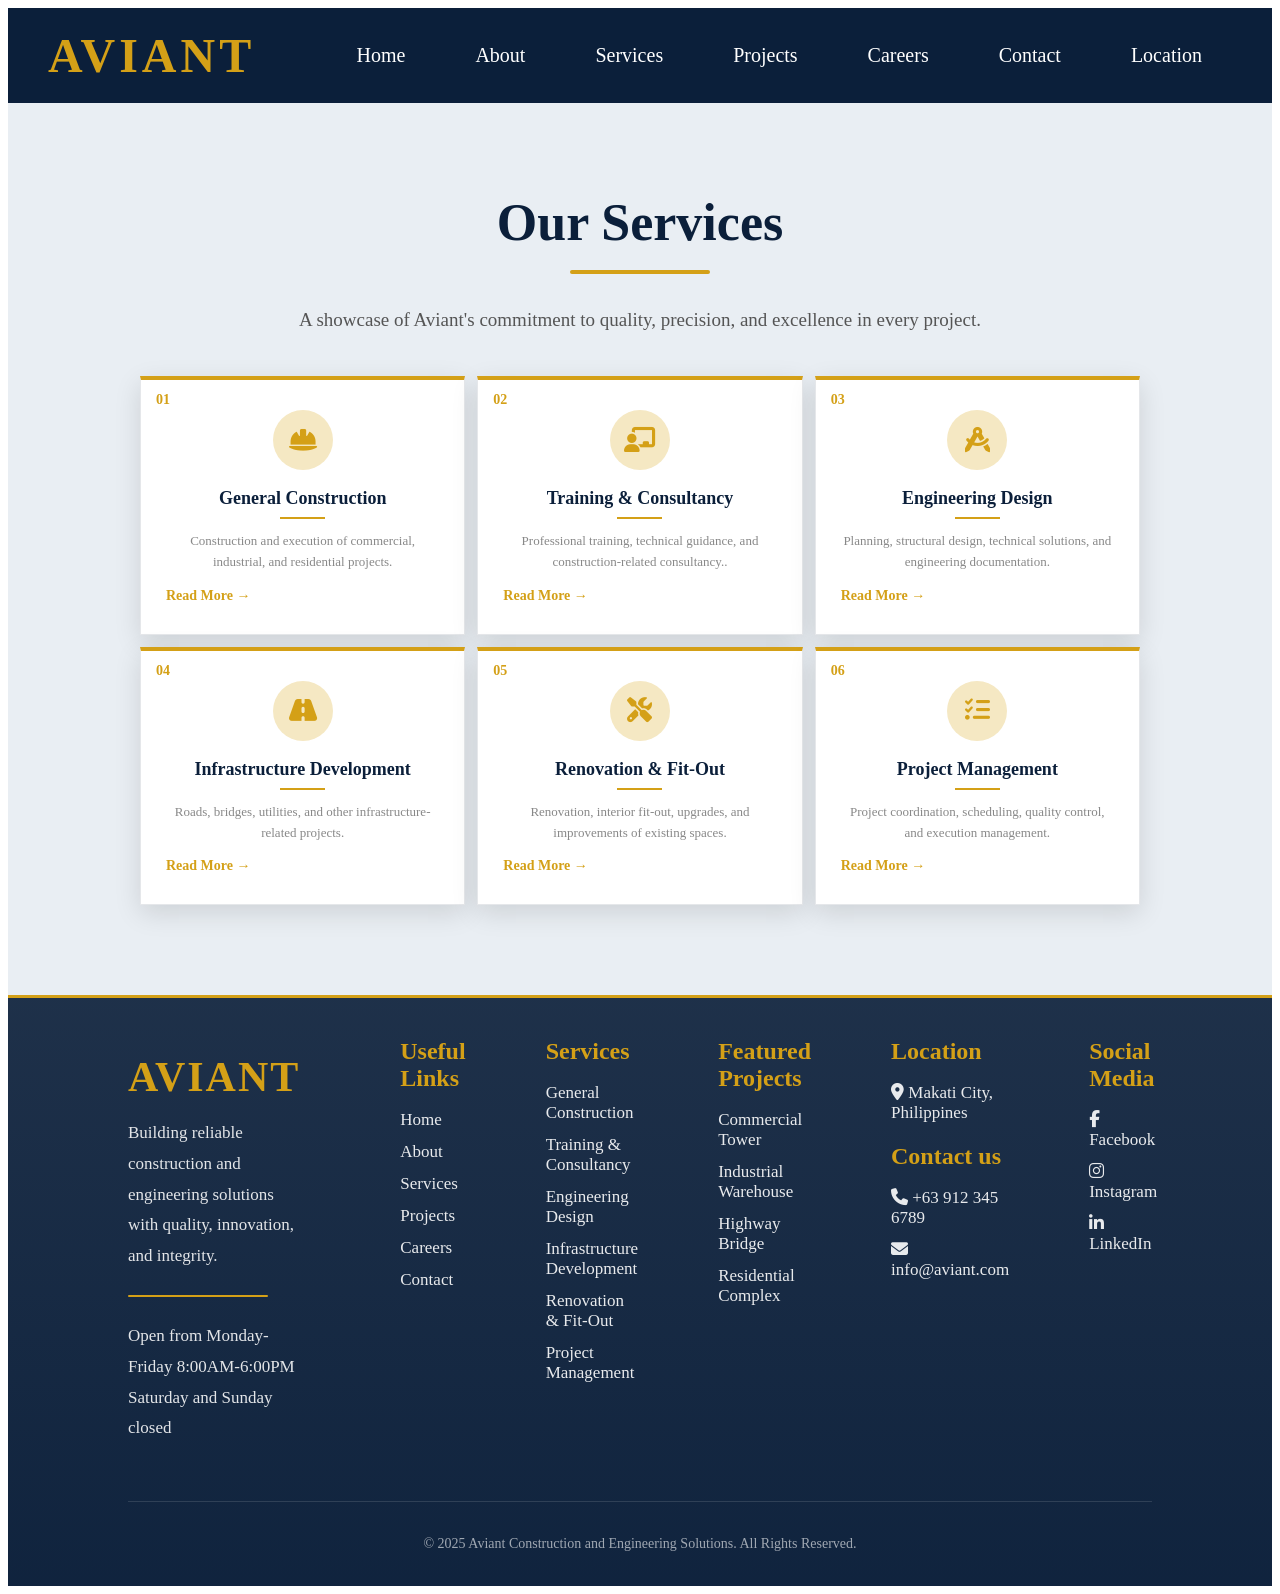
<file: services.html>
<!DOCTYPE html>
<html>
<head>
    <title>AVIANT COMPANY</title>
    <link rel="stylesheet" href="CSS/services.css">
    <link rel="stylesheet" href="https://cdnjs.cloudflare.com/ajax/libs/font-awesome/6.7.2/css/all.min.css">
</head>
<body>

<header id="hero">
    <nav class="navbar">
    <div class="logo">
    AVIANT
    </div>
    <div class="menu">
    <a href="index.html">Home</a>
    <a href="about.html">About</a>
    <a href="services.html">Services</a>
    <a href="projects.html">Projects</a>
    <a href="careers.html">Careers</a>    
    <a href="contact.html">Contact</a>
    <a href="location.html">Location</a>                       
    </div>
</nav>
</header>

<section id="services">
    <div class = "services-header">
    <h2>Our Services</h2>
    <div class="gold-line center"></div>
    <p>A showcase of Aviant's commitment to quality, precision, and excellence in every project.</p>
    </div>

    <div class = "service-grid">
        <div class ="service-card">
            <span class="service-number">01</span>
        <div class ="service-icon">   
        <i class="fa-solid fa-helmet-safety"></i>
    </div>
        <div class ="services-1">
            <h2>General Construction</h2>
            <p>Construction and execution of commercial, industrial, and residential projects.</p>  
                   <details class="service-details">

            <summary>Read More</summary>

            <div class="service-information">

                <h4>Services We Provide</h4>

                <ul>
                    <li>Site preparation and development</li>
                    <li>Structural and building construction</li>
                    <li>Concrete and finishing works</li>
                    <li>Project quality and safety coordination</li>
                </ul>

            </div>

        </details>

    </div>
    </div>


    <div class ="service-card">
        <span class="service-number">02</span>
      <div class ="service-icon">
        <i class="fa-solid fa-chalkboard-user"></i>
        </div>
        <div class ="services-1">
            <h2>Training & Consultancy</h2>
            <p>Professional training, technical guidance, and construction-related consultancy..</p>
            <details class="service-details">

            <summary>Read More</summary>

            <div class="service-information">

                <h4>Services We Provide</h4>

                <ul>
                    <li>Site preparation and development</li>
                    <li>Structural and building construction</li>
                    <li>Concrete and finishing works</li>
                    <li>Project quality and safety coordination</li>
                </ul>

            </div>

        </details>
        </div>
    </div>

    <div class ="service-card">
        <span class="service-number">03</span>
      <div class ="service-icon">
        <i class="fa-solid fa-drafting-compass"></i>
        </div>
        <div class ="services-1">
            <h2>Engineering Design</h2>
            <p>Planning, structural design, technical solutions, and engineering documentation.</p>
            <details class="service-details">

            <summary>Read More</summary>

            <div class="service-information">

                <h4>Services We Provide</h4>

                <ul>
                    <li>Site preparation and development</li>
                    <li>Structural and building construction</li>
                    <li>Concrete and finishing works</li>
                    <li>Project quality and safety coordination</li>
                </ul>

            </div>

        </details>
        </div>
    </div>
    

    <div class ="service-card">
        <span class="service-number">04</span>
        <div class="service-icon">
            <i class="fa-solid fa-road"></i>
            </div>
        <div class ="services-1">
            <h2>Infrastructure Development</h2>
            <p>Roads, bridges, utilities, and other infrastructure-related projects.</p>
            <details class="service-details">

            <summary>Read More</summary>

            <div class="service-information">

                <h4>Services We Provide</h4>

                <ul>
                    <li>Site preparation and development</li>
                    <li>Structural and building construction</li>
                    <li>Concrete and finishing works</li>
                    <li>Project quality and safety coordination</li>
                </ul>

            </div>

        </details>
        </div>
        </div>

        <div class="service-card">
            <span class="service-number">05</span>
        <div class="service-icon">
            <i class="fa-solid fa-screwdriver-wrench"></i>
            </div>
        <div class ="services-1">
            <h2>Renovation & Fit-Out</h2>
            <p>Renovation, interior fit-out, upgrades, and improvements of existing spaces.</p>
            <details class="service-details">

            <summary>Read More</summary>

            <div class="service-information">

                <h4>Services We Provide</h4>

                <ul>
                    <li>Site preparation and development</li>
                    <li>Structural and building construction</li>
                    <li>Concrete and finishing works</li>
                    <li>Project quality and safety coordination</li>
                </ul>

            </div>

        </details>
        </div>
        </div>

        <div class="service-card">
            <span class="service-number">06</span>
        <div class="service-icon">
            <i class="fa-solid fa-list-check"></i>
            </div>
        <div class ="services-1">
            <h2>Project Management</h2>
            <p>Project coordination, scheduling, quality control, and execution management.</p>
            <details class="service-details">

            <summary>Read More</summary>

            <div class="service-information">

                <h4>Services We Provide</h4>

                <ul>
                    <li>Site preparation and development</li>
                    <li>Structural and building construction</li>
                    <li>Concrete and finishing works</li>
                    <li>Project quality and safety coordination</li>
                </ul>

            </div>

        </details>
        </div>
        </div>
        </div>
    


</section>

  





<footer id="aviantfooter">
    <div class="footer-content">
    <div class = "tagline">
        <h2>AVIANT</h2>
        <P>Building reliable construction and engineering solutions with quality, innovation, and integrity.</P>
        <div class="footer-divider"></div>
        <p>Open from Monday-Friday 8:00AM-6:00PM <br>Saturday and Sunday closed</p>
    </div>
    <div class ="footermenu">
        <h2>Useful Links</h2>
        <ul>
        <li><a href="index.html">Home</a></li>
        <li><a href="about.html">About</a></li>
        <li><a href="services.html">Services</a></li>
        <li><a href="projects.html">Projects</a></li>
        <li><a href="careers.html">Careers</a></li>    
        <li><a href="contact.html">Contact</a></li>
        </ul>
    </div>
    <div class ="footerservices">
        <h2>Services</h2>
        <ul>
        <li><a href="services.html">General Construction</a></li>
        <li><a href="services.html">Training & Consultancy</a></li>
        <li><a href="services.html">Engineering Design</a></li>
        <li><a href="services.html">Infrastructure Development</a></li>
        <li><a href="services.html">Renovation & Fit-Out</a></li>
        <li><a href="services.html">Project Management</a></li>
        </ul>
    </div>
    <div class ="footerprojects">
        <h2>Featured Projects</h2>
        <ul>
        <li><a href="commercial-tower.html">Commercial Tower</a></li>
        <li><a href="industrial-warehouse.html">Industrial Warehouse</a></li>
        <li><a href="highway-bridge.html">Highway Bridge</a></li>
        <li><a href="residential-complex.html">Residential Complex</a></li>
        </ul>
    </div>
    <div class = "social">
        <h2>Location</h2>
        <ul>
            <li><a href="location.html">
                <i class="fa-solid fa-location-dot"></i> Makati City, Philippines
            </li></a>
            <h2>Contact us</h2>
            <li><a href="contact.html">
                <i class="fa-solid fa-phone"></i> +63 912 345 6789
            </li></a>
            <li><a href="https://mail.google.com/mail/u/0/">
                <i class="fa-solid fa-envelope"></i> info@aviant.com
            </li></a>
        </ul>
    </div>
    <div class ="socialmedia">
        <h2>Social Media</h2>
        <ul>
            <li><a href="https://www.facebook.com/">
                <i class="fa-brands fa-facebook-f"></i> Facebook
            </li></a>
            <li><a href="https://www.instagram.com/?hl=en">
                <i class="fa-brands fa-instagram"></i> Instagram
            </li></a>
            <li><a href="https://www.linkedin.com/login/">
                <i class="fa-brands fa-linkedin-in"></i> LinkedIn
            </li></a>
        </ul>
    </div>
    </div>

    <div class="footer-bottom">
    <p>© 2025 Aviant Construction and Engineering Solutions. All Rights Reserved.</p>
</div>
</footer>
</file>
<file: CSS/style.css>
/* ===========================
   HERO SECTION
=========================== */
#hero{
    background-image:
        linear-gradient(
            rgba(11,31,58,0.65),
            rgba(11,31,58,0.65)
        ),
        url("../PICTURES/hero-image.jpg");
    background-size: cover;
    background-position: center;
    background-repeat: no-repeat;
    min-height: 700px;
    color: white;
}
/* ===========================
   NAVBAR
=========================== */
.navbar{
    display:flex;
    justify-content:space-between;
    align-items:center;
    padding:20px 40px;

    position: sticky;
    top: 0;
    background-color: #0B1F3A;
    z-index: 1000;
}
.logo{
    color:#D4A017;
    font-size:48px;
    font-weight:bold;
    letter-spacing:4px;
}
.menu{
    display:flex;
    gap:70px;
    padding-right: 30px;
    font-size:20px;
}
.menu a{
    color:white;
    text-decoration:none;
}
.menu a:hover{
    color:gold;
}

/* ===========================
   Hero-content
=========================== */
.hero-content{
    padding-top:60px;
    max-width:650px;
}

.hero-content h1{
    font-size:64px;
    color:white;
    margin-bottom: 10px;
    line-height:1.1;
    padding-left: 30px;
}
.hero-content p{
    font-size:22px;
    color:white;
    margin-top:0px;
    padding-left: 30px;
}

/* ===========================
   BUTTONS
=========================== */
button{
    padding:14px 30px;
    margin:30px;
    border:none;
    border-radius:8px;
    font-size:16px;
    font-weight:bold;
    cursor:pointer;
}
button:hover{
    background-color:#B8860B;
}

@media (max-width:600px){

    .navbar{
        width:100%;
        padding:15px 20px;
        flex-direction:column;
        gap:15px;
    }

    .logo{
        font-size:36px;
    }

    .menu{
        width:100%;
        display:flex;
        flex-wrap:wrap;
        justify-content:center;
        gap:12px;
        padding:0;
        font-size:14px;
    }

}
</file>
<file: CSS/MainAbout.css>
#about{
    display:flex;
    align-items:center;
    justify-content:space-between;
    gap:70px;
    padding:80px 60px;
    background:#F5F5F5;

    background:
    linear-gradient(rgba(255,255,255,.25),
    rgba(255,255,255,.25)),
    url("../PICTURES/aviant.png");
    background-size:cover;
    background-position:bottom;
    background-repeat:no-repeat;
}
.about-text{
    flex:1;
}
.about-text h2{
    font-size:52px;
    color:#0B1F3A;
    margin-bottom:15px;
}
.black-line{
    width:140px;
    height:4px;
    background:#D4A017;
    margin:18px 0 35px;
    border-radius:20px;
    width:90px;
    transition:width .4s ease;
}
.about-text:hover .black-line{
    width:250px;
}
.about-text p{
    font-size:22px;
    line-height:1.8;
    color:#555;
}
.about-media{
    width:500px;
    height: 600px;
    overflow:hidden;
    border-radius:20px;
    box-shadow:0 10px 30px rgba(0,0,0,.12);
}

.about-media video{
    width:100%;
    height:100%;
    display:block;
    object-fit:cover;
}

@media (max-width:600px){

    #about{
        width:100%;
        padding:60px 20px;

        display:flex;
        flex-direction:column;
    }

    .about-media,
    .about-text{
        width:100%;
    }

    .about-media video{
        width:100%;
        height:auto;
    }

    .about-text{
        text-align:center;
    }

    .about-text h2{
        font-size:36px;
    }

    .about-text p{
        width:100%;
        max-width:600px;
        margin:0 auto;
        font-size:16px;
        line-height:1.7;
    }

}
</file>
<file: CSS/MainServices.css>
#services{
    background: #E9EEF3;
    padding:60px 50px;
}
.services-title h2{
    font-size:52px;
    color:#0B1F3A;
    margin-bottom:0px;
    margin-top: 0px;
    text-align: center;
}
.services-title p{
    max-width:900px;
    margin:0 auto 10px;
    font-size:20px; 
    line-height:1.8;
    color:#555;
    text-align: center;
}
.services-diagram{
    position:relative;
    width:100%;
    max-width:1200px;
    height:700px;
    margin:0 auto;
}
.services-center{
    position:absolute;

    top:50%;
    left:50%;

    transform:translate(-50%, -50%);

    width:220px;
    height:220px;

    border-radius:50%;

    background:#0B1F3A;
    color:#D4A017;

    display:flex;
    flex-direction:column;
    justify-content:center;
    align-items:center;

    font-size:38px;
    font-weight:bold;
}
.services-center span{
    font-size:24px;
    color:white;
    letter-spacing:2px;
    text-transform:uppercase;
}
.service-item{
    position:absolute;
    width:320px;
    display:flex;
    align-items:center;
    gap:20px;
}
.service-icon{
    width:80px;
    height:80px;

    flex-shrink:0;

    display:flex;
    justify-content:center;
    align-items:center;

    border-radius:50%;

    background:#FFFFFF;
    border:3px solid #D4A017;

    color:#D4A017;

    font-size:30px;

    position: relative;
}
.service-icon::after{
    content:"";

    position:absolute;

    width:12px;
    height:12px;

    border-radius:50%;

    background:#D4A017;
    box-shadow:0 0 0 4px rgba(212,160,23,.12);
}

.service-item:nth-child(3) .service-icon::after{
    right:-30px;
    top:5%;
    transform:translateY(-50%);
}
.service-item:nth-child(7) .service-icon::after{
    right:-18px;
    top:50%;
    transform:translateY(-50%);
}
.service-item:nth-child(2) .service-icon::after{
    right:-30px;
    bottom:0%;
    transform:translateY(-50%);
}


.service-item:nth-child(6) .service-icon::after{
    left:-18px;
    top:50%;
    transform:translateY(-50%);
}
.service-item:nth-child(5) .service-icon::after{
    left:-30px;
    bottom:0%;
    transform:translateY(-50%);
}
.service-item:nth-child(4) .service-icon::after{
    left:-30px;
    top:5%;
    transform:translateY(-50%);
}
.service-item h2{
    margin:0 0 8px;

    color:#0B1F3A;
    font-size:20px;
}
.service-item p{
    margin:0;

    color:#555;
    font-size:14px;
    line-height:1.5;
}
.service-item:nth-child(2){
    top:60px;
    left:60px;
}

.service-item:nth-child(3){
    bottom:60px;
    left:60px;
}
.service-item:nth-child(4){
    bottom:60px;
    right:60px;
}
.service-item:nth-child(5){
    top:60px;
    right:60px;
}
.service-item:nth-child(6){
    top:50%;
    right:0;
    transform:translateY(-50%);   
}
.service-item:nth-child(7){
    top:50%;
    left:0;
    transform:translateY(-50%);
}
.service-text{
    flex:1;
}
.service-text h2{
    color:#0B1F3A;
    font-size:20px;
    margin:0 0 8px;
}
.service-text p{
    color:#555;
    font-size:14px;
    line-height:1.5;
    margin:0;
}
.services-diagram::before{
    content:"";

    position:absolute;

    top:50%;
    left:50%;

    width:520px;
    height:520px;

    transform:translate(-50%, -50%);

    border:2px solid rgba(212,160,23,.35);

    border-radius:50%;
}
.gold-line{
    width:140px;
    height:4px;
    background:#D4A017;
    border-radius:20px;
    margin: auto;
    transition:width .4s ease;
}
.gold-line.center{
    margin:18px auto 30px;
}
.services-title:hover .gold-line{
    width:250px;
}

@media (max-width:600px){

    #services{
        width:100%;
        padding:60px 20px;
        overflow:hidden;
    }

    .services-diagram{
        width:100%;
        height:auto;
        min-height:0;

        display:flex;
        flex-direction:column;
        align-items:center;

        gap:45px;
    }

    .services-diagram::before,
    .services-diagram::after{
        display:none;
    }

    .services-center{
        position:static;

        width:160px;
        height:160px;

        margin:0 auto 20px;

        transform:none;

        display:flex;
        flex-direction:column;
        justify-content:center;
        align-items:center;
    }

    .service-item{
        position:static;

        top:auto;
        right:auto;
        bottom:auto;
        left:auto;

        transform:none;

        width:100%;
        max-width:500px;

        margin:0 auto;

        display:flex;
        align-items:center;
        justify-content:space-between;

        gap:20px;
    }

    .service-text{
        flex:1;
        order:1;
    }

    .service-text h2{
        font-size:20px;
        margin:0 0 8px;
    }

    .service-text p{
        font-size:14px;
        line-height:1.6;
        margin:0;
    }

    .service-icon{
        order:2;
        flex-shrink:0;
    }

    /* EXTRA SPACE FOR RENOVATION */
    .service-item:nth-child(6){
        margin-top:20px;
    }

}
</file>
<file: CSS/MainProject.css>
#projects{
    background:#FFFFFF;
    padding:80px 60px;
    text-align:center;
}

#projects h2{
    font-size:52px;
    color:#0B1F3A;
    margin:0 0 15px;
}

#projects > p{
    max-width:900px;
    margin:0 auto 50px;
    font-size:18px;
    line-height:1.7;
    color:#555;
}

.projects-container{
    display: flex;
    justify-content: center;
    gap:30px;
    max-width:1400px;
    margin:0 auto;
}

.project-card{
    flex:1;
    background:#FFFFFF;
    border-radius:20px;
    overflow:hidden;
    box-shadow:0 10px 25px rgba(0,0,0,.10);
    transition:transform .5s ease, box-shadow .5s ease;
}
.project-card:hover{
    transform:translateY(-10px) scale(1.03);
    box-shadow:0 22px 45px rgba(0,0,0,.18);
}
.project-card:hover h3{
    color:#D4A017;
}

.project-card img{
    width:100%;
    aspect-ratio:16 / 9;
    object-fit:cover;
    display:block;
    transition:transform .4s ease;
}
.project-card:hover img{
    transform:scale(1.04);
}
.project-info{
    padding:20px;
    text-align:left;
}

.project-info h3{
    font-size:24px;
    font-weight:700;
    color:#0B1F3A;
    margin:0 0 8px;
    letter-spacing:.3px;
}
.project-info h3::after{
    content:"";
    display:block;
    width:50px;
    height:3px;
    background:#D4A017;
    border-radius:999px;
    margin-top:8px;
}
.project-location{
    display:flex;
    align-items:center;
    gap:8px;
    color:#D4A017;
    font-size:15px;
    font-weight:600;
    margin-bottom:12px;
}
.project-location i{
    color:#D4A017;
}

.project-info p{
    color:#666;
    font-size:15px;
    line-height:1.7;
    margin-top:10px;
    margin-bottom: 0px;
}
.gold-line{
    width:140px;
    height:4px;
    background:#D4A017;
    border-radius:20px;
    margin: auto;
    transition:width .4s ease;
}
.gold-line.center{
    margin:18px auto 30px;
}
#projects:hover .gold-line{
    width:300px;
}
.learn-more{
    display:inline-block;
    margin-top:15px;
    color:#D4A017;
    font-weight:600;
    text-decoration:none;
    transition:all .3s ease;
}

.learn-more:hover{
    transform:translateX(5px);
    color:#B8860B;
}

@media (max-width:600px){

    #projects{
        width:100%;
        padding:60px 20px;
    }

    .projects-container{
        width:100%;
        display:grid;
        grid-template-columns:1fr;
        gap:25px;
    }

    .project-card{
        width:100%;
    }

    .project-card img{
        width:100%;
        height:auto;
    }

}
</file>
<file: CSS/MainCTA.css>
#cta{
background:
    linear-gradient(
        rgba(233,238,243,.78),
        rgba(233,238,243,.88)
    ),
    url("../PICTURES/aviant.png");
    background-size: cover;
    background-position: bottom;
    background-repeat: no-repeat;
    min-height: 700px;
    color: white;
    text-align: center;
    display:flex;
    flex-direction:column;
    justify-content:center;
    align-items:center;    
}
#cta h2{
    font-size:52px;
    color:#0B1F3A;
    margin-bottom:15px;
    margin-top: 0px;
}
#cta p{
    color:#555;
    line-height:1.7;
    font-size:19px;
    max-width: 600px;
}
#cta button{
    padding:14px 30px;
    margin:30px;
    border:none;
    border-radius:8px;
    font-size:16px;
    font-weight:bold;
    cursor:pointer;
    border: 2px solid #D4A017;
    box-shadow: 0 8px 20px rgba(0,0,0,.12);
    transition:all .35s ease;
    object-fit: cover;
}
#cta button:hover{
    background-color:#B8860B;
    transform:translateY(-10px) scale(1.03);
}
.cta-button{
    display: flex;
    justify-content: center;
    gap:10px;

}

@media (max-width:600px){

    #cta{
        width:100%;
        padding:60px 20px;
    }

    #cta p{
        width:100%;
        max-width:600px;
        margin:0 auto;
        line-height:1.7;
    }

    .cta-button{
        display:flex;
        flex-direction:column;
        gap:15px;
        align-items:center;
    }

    .cta-button button{
        width:100%;
        max-width:250px;
    }

}
</file>
<file: CSS/MainFooter.css>
#aviantfooter{
    padding:20px 120px;
    background: linear-gradient(
        to bottom,
        rgba(11,31,58,.92),
        rgba(11,31,58,.98)
    );
    border-top: 3px solid #D4A017;
}
.footer-content{
    display:flex;
    justify-content:space-between;
    align-items:flex-start;
    gap:80px;
}
.tagline{
    padding-right: 20px;
}
.tagline h2{
     color:#D4A017;
    font-size:42px;
    font-weight:700;
    letter-spacing:2px;
    margin-bottom:12px;
}

.tagline p{
    color:rgba(255,255,255,.88);
    font-size:17px;
    line-height:1.8;
    font-weight:400;
    max-width:320px;
}
.footermenu h2,
.footerservices h2,
.footerprojects h2,
.social h2,
.socialmedia h2{
    color:#D4A017;
    font-size:24px;
    font-weight:700;
    margin-bottom:18px;
}

.footermenu ul,
.footerservices ul,
.footerprojects ul,
.social ul,
.socialmedia ul{
    list-style: none;
    padding: 0;
    margin: 0;
}

.footermenu li,
.footerservices li,
.footerprojects li,
.social li,
.socialmedia li{
    margin-bottom: 12px;
}

.footermenu a,
.footerservices a,
.footerprojects a,
.social a,
.socialmedia a{
     color:rgba(255,255,255,.9);
    font-size:17px;
    font-weight:400;
    text-decoration:none;
    transition:all .3s ease;
}
.footermenu a:hover,
.footerservices a:hover,
.footerprojects a:hover,
.social a:hover,
.socialmedia a:hover{
    color: #D4A017;
    transform: translateX(5px);
    display: inline-block;
}
.footer-divider{
    width:140px;
    height:2px;
    background:#D4A017;
    margin:24px 0;
    border-radius: 999px;
    transition:all .3s ease;
}
.tagline:hover .footer-divider{
    width:250px;
}
.footer-bottom{
    border-top:1px solid rgba(255,255,255,.12);
    margin-top:40px;
    padding-top:20px;
    text-align:center;
    font-size:14px;
    color:rgba(255,255,255,.6);
}

@media (max-width:600px){

    #aviantfooter{
        width:100%;
        padding:40px 25px;
    }

    .footer-content{
        display:flex;
        flex-direction:column;
        gap:35px;
        align-items:flex-start;
    }

    .tagline,
    .footermenu,
    .footerservices,
    .footerprojects,
    .social,
    .socialmedia{
        width:100%;
    }

    .footer-bottom{
        width:100%;
    }

}
</file>
<file: CSS/Location.css>
.navbar{
    display:flex;
    justify-content:space-between;
    align-items:center;
    padding:20px 40px;

    position: sticky;
    top: 0;
    background-color: #0B1F3A;
    z-index: 1000;
}
.logo{
    color:#D4A017;
    font-size:48px;
    font-weight:bold;
    letter-spacing:4px;
}
.menu{
    display:flex;
    gap:70px;
    padding-right: 30px;
    font-size:20px;
}
.menu a{
    color:white;
    text-decoration:none;
}
.menu a:hover{
    color:gold;
}
/* ===========================
   Location
=========================== */
#location{
    text-align:center;
    padding:90px 60px;
    background:#E9EEF3;

}
.location-title h2{
    font-size:50px;
    color:#0B1F3A;
    margin-bottom:15px;
    margin-top: 0px;
    margin-bottom: 0px;
}
.location-title p{
    color:#555;
    line-height:1.7;
    font-size:19px;
    margin-top: 0px;
}
.location-info{
    background-color: white;
    padding:10px;
    box-shadow:0 8px 25px rgba(0,0,0,.12);
    border-radius: 10px;
    display: flex;
    justify-content: center;
    flex-direction: column;
    width:25%;
    transition:transform .3s ease, box-shadow .3s ease;
}
.location-info:hover{
    transform:translateY(-5px);
}
.location-info h2{
    font-size:30px;
    color:#0B1F3A;
    margin:0;
}
.location-info p{
    color:#555;
    line-height:1.7;
    font-size:19px;
    margin-top: 0px;
}
.location-info i{
    color:#D4A017;
}
.location-content{
    display:flex;
    flex-direction: row;    
    justify-content:center; 
    gap:60px;
}
.location-map{
    background-color: white;
    padding: 10px;
    width:45%;
    border-radius:15px;
    overflow:hidden;
    box-shadow:0 8px 25px rgba(0,0,0,.12);
}
.location-map iframe{
    width:100%;
    height:400px;
    border:0;
    border-radius:15px;
}

/* ===========================
   FOOTER
=========================== */
#aviantfooter{
    padding:20px 120px;
    background: linear-gradient(
        to bottom,
        rgba(11,31,58,.92),
        rgba(11,31,58,.98)
    );
    border-top: 3px solid #D4A017;
}
.footer-content{
    display:flex;
    justify-content:space-between;
    align-items:flex-start;
    gap:80px;
}
.tagline{
    padding-right: 20px;
}
.tagline h2{
     color:#D4A017;
    font-size:42px;
    font-weight:700;
    letter-spacing:2px;
    margin-bottom:12px;
}

.tagline p{
    color:rgba(255,255,255,.88);
    font-size:17px;
    line-height:1.8;
    font-weight:400;
    max-width:320px;
}
.footermenu h2,
.footerservices h2,
.footerprojects h2,
.social h2,
.socialmedia h2{
    color:#D4A017;
    font-size:24px;
    font-weight:700;
    margin-bottom:18px;
}

.footermenu ul,
.footerservices ul,
.footerprojects ul,
.social ul,
.socialmedia ul{
    list-style: none;
    padding: 0;
    margin: 0;
}

.footermenu li,
.footerservices li,
.footerprojects li,
.social li,
.socialmedia li{
    margin-bottom: 12px;
}

.footermenu a,
.footerservices a,
.footerprojects a,
.social a,
.socialmedia a{
     color:rgba(255,255,255,.9);
    font-size:17px;
    font-weight:400;
    text-decoration:none;
    transition:all .3s ease;
}
.footermenu a:hover,
.footerservices a:hover,
.footerprojects a:hover,
.social a:hover,
.socialmedia a:hover{
    color: #D4A017;
    transform: translateX(5px);
    display: inline-block;
}
.footer-divider{
    width:140px;
    height:2px;
    background:#D4A017;
    margin:24px 0;
    border-radius: 999px;
    transition:all .3s ease;
}
.tagline:hover .footer-divider{
    width:250px;
}
.footer-bottom{
    border-top:1px solid rgba(255,255,255,.12);
    margin-top:40px;
    padding-top:20px;
    text-align:center;
    font-size:14px;
    color:rgba(255,255,255,.6);
}
</file>
<file: CSS/responsive.css>
/* =========================
   TABLET
========================= */

@media (max-width: 900px){

    .navbar{
        flex-direction:column;
        gap:20px;
    }

    .menu{
        flex-wrap:wrap;
        justify-content:center;
        gap:20px;
    }

    #about{
        flex-direction:column;
    }

    .about-media,
    .about-text{
        width:100%;
    }

    .projects-container{
        grid-template-columns:repeat(2,1fr);
    }

}

/* =========================
   MOBILE
========================= */

@media (max-width: 600px){

    #hero{
        min-height:600px;
    }

    .navbar{
      padding:15px 20px;
      flex-direction:column;
      align-items:center;
    }

    .logo{
        font-size:36px;
    }

    .menu{   
    width:100%;
    display:flex;
    flex-wrap:wrap;
    justify-content:center;
    align-items:center;
    gap:12px;
    padding:0;
    font-size:14px;
    }

    .hero-content h1{
        font-size:36px;
    }

    .hero-content p{
        font-size:16px;
    }

    #about{
        padding:50px 20px;
    }

    .about-media video{
        width:100%;
    }

    .about-text h2{
        font-size:36px;
    }

    .services-diagram{
        height:auto;
    }

    .projects-container{
        grid-template-columns:1fr;
    }

}

/* =========================
   GLOBAL MOBILE FIX
========================= */

*{
    box-sizing:border-box;
}

html,
body{
    width:100%;
    max-width:100%;
    margin:0;
    padding:0;
    overflow-x:hidden;
}

img,
video,
iframe{
    max-width:100%;
}

/* =========================
   TEST
========================= */
*{
    box-sizing:border-box;
}

html,
body{
    width:100%;
    max-width:100%;
    margin:0;
    padding:0;
    overflow-x:hidden;
}

#hero,
#about,
#services,
#projects,
#cta,
#aviantfooter{
    width:100%;
}

@media (max-width: 600px){

    #about{

        width:100%;

        padding:50px 20px;

        display:flex;

        flex-direction:column;

    }


    .about-media{

        width:100%;

        height:auto;

        min-height:0;

    }


    .about-media video{

        display:block;

        width:100%;

        height:auto;

        min-height:0;

        object-fit:cover;

    }


    .about-text{

        width:100%;

        text-align:center;

        padding-top:30px;

    }


    .about-text h2{

        font-size:34px;

    }


    .about-text p{

        width:100%;

        max-width:600px;

        margin:0 auto;

        font-size:16px;

        line-height:1.7;

    }

}

@media (max-width: 600px){

    #services{

        width:100%;

        padding:60px 20px;

        overflow:hidden;

    }


    .services-diagram{

        width:100%;

        height:auto;

        min-height:0;

        display:flex;

        flex-direction:column;

        align-items:center;

        gap:25px;

    }


    .services-center{

        position:static;

        top:auto;
        right:auto;
        bottom:auto;
        left:auto;

        transform:none;

        margin:20px auto 20px;

        order:-1;

    }


    .service-item{

        position:static;

        top:auto;
        right:auto;
        bottom:auto;
        left:auto;

        transform:none;

        width:100%;

        max-width:500px;

        margin:0 auto;

        display:flex;

        align-items:center;

        justify-content:space-between;

        gap:20px;

    }


    .service-text{

        flex:1;

    }


    .service-text h2{

        font-size:20px;

        margin:0 0 8px;

    }


    .service-text p{

        font-size:14px;

        line-height:1.6;

        margin:0;

    }


    .service-icon{

        flex-shrink:0;

    }

}
</file>
<file: CSS/About.css>
.navbar{
    display:flex;
    justify-content:space-between;
    align-items:center;
    padding:20px 40px;

    position: sticky;
    top: 0;
    background-color: #0B1F3A;
    z-index: 1000;
}
.logo{
    color:#D4A017;
    font-size:48px;
    font-weight:bold;
    letter-spacing:4px;
}
.menu{
    display:flex;
    gap:70px;
    padding-right: 30px;
    font-size:20px;
}
.menu a{
    color:white;
    text-decoration:none;
}
.menu a:hover{
    color:gold;
}
/* ===========================
   ABOUT-AVIANT
=========================== */
#about-aviant{
    text-align:center;
    padding:90px 60px;
    background:#E9EEF3;

}
#about-aviant h2{
    font-size:52px;
    color:#0B1F3A;
    margin-bottom:15px;
    margin-top: 0px;
    margin-bottom: 0px;
}
#about-aviant p{
    color:#555;
    line-height:1.7;
    font-size:19px;
    max-width: 1200px;
    margin:0 auto;
    
}
.gold-line{
    width:140px;
    height:4px;
    background:#D4A017;
    border-radius:20px;
    margin: auto;
    transition:width .4s ease;
}
.gold-line.center{
    margin:18px auto 30px;
}
#about-aviant:hover .gold-line{
    width:250px;
}

/* ===========================
   MISSON-VISION-VALUES
=========================== */
#mission-vision-values{
    display:flex;
    justify-content:space-between;
    align-items:stretch;
    padding:70px 10%;
    background:#E9EEF3;
}
.mvv-item{
    flex:1;
    text-align:center;
    padding:20px 50px;
}
.mvv-icon{
    width:80px;
    height:80px;
    margin:0 auto 20px;
    display:flex;
    justify-content:center;
    align-items:center;
    border-radius:50%;
    background:#FFFFFF;
    border:3px solid #D4A017;
    color:#D4A017;
    font-size:30px;
}
.mvv-item h2{
    color:#0B1F3A;
    font-size:26px;
    margin:0 0 15px;
    text-transform:uppercase;
}
.mvv-item:not(:last-child){
    border-right:1px solid rgba(11,31,58,.20);
}

/* ===========================
   DESCRIPTION
=========================== */
#description{
    display:flex;
    flex-direction:column;
    gap:50px;
    padding:80px 60px;
    background:#F5F5F5;
}


/* =========================
   ABOUT SHOWCASE
========================= */

.about-showcase{
    display:grid;
    grid-template-columns:1fr 1fr;
    max-width:1200px;
    width:100%;
    margin:0 auto;
    background:#FFFFFF;
    border-radius:20px;
    overflow:hidden;
    box-shadow:0 10px 25px rgba(0,0,0,.10);
    transition:
        transform .35s ease,
        box-shadow .35s ease;

}


.about-showcase:hover{
    transform:translateY(-6px);
    box-shadow:0 18px 35px rgba(0,0,0,.15);
}


/* =========================
   IMAGE
========================= */

.about-image{
    overflow:hidden;
}


.about-image img{
    width:100%;
    height:100%;
    min-height:380px;
    object-fit:cover;
    display:block;
    transition:transform .5s ease;
}


.about-showcase:hover .about-image img{
    transform:scale(1.04);
}


/* =========================
   CONTENT
========================= */

.about-content{
    padding:55px;
    display:flex;
    flex-direction:column;
    justify-content:center;
    text-align:left;
}


.about-content h2{
    color:#0B1F3A;
    font-size:38px;
    margin:0;
}


/* =========================
   GOLD DIVIDER
========================= */

.about-divider{
    width:60px;
    height:3px;
    background:#D4A017;
    border-radius:999px;
    margin:12px 0 20px;
}


/* =========================
   PARAGRAPH
========================= */

.about-content p{
    color:#666;
    font-size:17px;
    line-height:1.8;
    margin:0 0 18px;
}


.about-content p:last-child{
    margin-bottom:0;
}


/* =========================
   REVERSE
========================= */

.about-showcase.reverse .about-image{
    order:2;
}
.about-showcase.reverse .about-content{
    order:1;
}


/* =========================
   RESPONSIVE
========================= */

@media (max-width:900px){
    .about-showcase{
        grid-template-columns:1fr;
    }
    .about-showcase.reverse .about-image{
        order:1;
    }
    .about-showcase.reverse .about-content{
        order:2;
    }
    .about-content{
        padding:40px;
    }
}


@media (max-width:600px){
    #description{
        padding:60px 20px;
    }
    .about-content{
        padding:30px;
    }
    .about-content h2{
        font-size:30px;
    }
    .about-content p{
        font-size:16px;

    }
    .about-image img{

        min-height:280px;
    }
}
/* ===========================
   FOOTER
=========================== */
#aviantfooter{
    padding:20px 120px;
    background: linear-gradient(
        to bottom,
        rgba(11,31,58,.92),
        rgba(11,31,58,.98)
    );
    border-top: 3px solid #D4A017;
}
.footer-content{
    display:flex;
    justify-content:space-between;
    align-items:flex-start;
    gap:80px;
}
.tagline{
    padding-right: 20px;
}
.tagline h2{
     color:#D4A017;
    font-size:42px;
    font-weight:700;
    letter-spacing:2px;
    margin-bottom:12px;
}

.tagline p{
    color:rgba(255,255,255,.88);
    font-size:17px;
    line-height:1.8;
    font-weight:400;
    max-width:320px;
}
.footermenu h2,
.footerservices h2,
.footerprojects h2,
.social h2,
.socialmedia h2{
    color:#D4A017;
    font-size:24px;
    font-weight:700;
    margin-bottom:18px;
}

.footermenu ul,
.footerservices ul,
.footerprojects ul,
.social ul,
.socialmedia ul{
    list-style: none;
    padding: 0;
    margin: 0;
}

.footermenu li,
.footerservices li,
.footerprojects li,
.social li,
.socialmedia li{
    margin-bottom: 12px;
}

.footermenu a,
.footerservices a,
.footerprojects a,
.social a,
.socialmedia a{
     color:rgba(255,255,255,.9);
    font-size:17px;
    font-weight:400;
    text-decoration:none;
    transition:all .3s ease;
}
.footermenu a:hover,
.footerservices a:hover,
.footerprojects a:hover,
.social a:hover,
.socialmedia a:hover{
    color: #D4A017;
    transform: translateX(5px);
    display: inline-block;
}
.footer-divider{
    width:140px;
    height:2px;
    background:#D4A017;
    margin:24px 0;
    border-radius: 999px;
    transition:all .3s ease;
}
.tagline:hover .footer-divider{
    width:250px;
}
.footer-bottom{
    border-top:1px solid rgba(255,255,255,.12);
    margin-top:40px;
    padding-top:20px;
    text-align:center;
    font-size:14px;
    color:rgba(255,255,255,.6);
}
</file>
<file: CSS/application.css>
.navbar{
    display:flex;
    justify-content:space-between;
    align-items:center;
    padding:20px 40px;

    position: sticky;
    top: 0;
    background-color: #0B1F3A;
    z-index: 1000;
}
.logo{
    color:#D4A017;
    font-size:48px;
    font-weight:bold;
    letter-spacing:4px;
}
.menu{
    display:flex;
    gap:70px;
    padding-right: 30px;
    font-size:20px;
}
.menu a{
    color:white;
    text-decoration:none;
}
.menu a:hover{
    color:gold;
}
#careers{
    background:#E9EEF3;
    padding:90px 60px;
    text-align:center;
}



/* =========================
   APPLICATION SECTION
========================= */

#application{

    padding:90px 60px;

}


/* =========================
   HEADER
========================= */

.application-header{

    max-width:800px;

    margin:0 auto 60px;

    text-align:center;

}


.application-header h1{

    font-size:50px;

    margin:0;

    color:#0B1F3A;

}


.application-header p{

    font-size:18px;

    line-height:1.7;

    color:#666;

    margin-top:25px;

}


/* =========================
   GOLD LINE
========================= */

.gold-line{

    width:120px;

    height:4px;

    background:#D4A017;

    border-radius:999px;

    margin:18px auto 0;

}


/* =========================
   CONTAINER
========================= */

.application-container{

    max-width:1150px;

    margin:0 auto;

    display:grid;

    grid-template-columns:1.5fr 1fr;

    gap:40px;

}


/* =========================
   FORM
========================= */

.application-form{

    background:#FFFFFF;

    padding:40px;

    border-radius:20px;

    box-shadow:0 10px 25px rgba(0,0,0,.10);

}


.form-group{

    margin-bottom:22px;

}


.form-group label{

    display:block;

    margin-bottom:8px;

    color:#0B1F3A;

    font-size:15px;

    font-weight:700;

}


.form-group input,
.form-group select,
.form-group textarea{

    width:100%;

    padding:13px 15px;

    border:1px solid rgba(11,31,58,.20);

    border-radius:8px;

    font-family:inherit;

    font-size:15px;

    outline:none;

    transition:
        border-color .3s ease,
        box-shadow .3s ease;

}


.form-group input:focus,
.form-group select:focus,
.form-group textarea:focus{

    border-color:#D4A017;

    box-shadow:0 0 0 3px rgba(212,160,23,.12);

}


.form-group textarea{

    resize:vertical;

}


.form-group small{

    display:block;

    margin-top:6px;

    color:#888;

    font-size:12px;

}


/* =========================
   SUBMIT BUTTON
========================= */

.submit-btn{

    display:inline-flex;

    align-items:center;

    gap:9px;

    padding:13px 22px;

    background:#0B1F3A;

    color:#FFFFFF;

    border:none;

    border-radius:8px;

    font-family:inherit;

    font-size:15px;

    font-weight:700;

    cursor:pointer;

    transition:
        background .3s ease,
        transform .3s ease;

}


.submit-btn:hover{

    background:#D4A017;

    color:#0B1F3A;

    transform:translateY(-3px);

}


/* =========================
   INFORMATION
========================= */

.application-info{

    background:#0B1F3A;

    color:white;

    padding:40px;

    border-radius:20px;

    align-self:start;

}


.application-info h2{

    color:#D4A017;

    font-size:32px;

    margin:0;

}


.info-divider{

    width:60px;

    height:3px;

    background:#D4A017;

    border-radius:999px;

    margin:15px 0 22px;

}


.application-info > p{

    color:rgba(255,255,255,.82);

    font-size:16px;

    line-height:1.7;

    margin-bottom:35px;

}


/* =========================
   FEATURES
========================= */

.application-feature{

    display:flex;

    align-items:flex-start;

    gap:15px;

    margin-bottom:25px;

}


.application-feature > i{

    color:#D4A017;

    font-size:24px;

    margin-top:3px;

}


.application-feature h3{

    margin:0 0 5px;

    color:white;

    font-size:18px;

}


.application-feature p{

    margin:0;

    color:rgba(255,255,255,.70);

    font-size:14px;

    line-height:1.6;

}

/* ===========================
   FOOTER
=========================== */
#aviantfooter{
    padding:20px 120px;
    background: linear-gradient(
        to bottom,
        rgba(11,31,58,.92),
        rgba(11,31,58,.98)
    );
    border-top: 3px solid #D4A017;
}
.footer-content{
    display:flex;
    justify-content:space-between;
    align-items:flex-start;
    gap:80px;
}
.tagline{
    padding-right: 20px;
}
.tagline h2{
     color:#D4A017;
    font-size:42px;
    font-weight:700;
    letter-spacing:2px;
    margin-bottom:12px;
}

.tagline p{
    color:rgba(255,255,255,.88);
    font-size:17px;
    line-height:1.8;
    font-weight:400;
    max-width:320px;
}
.footermenu h2,
.footerservices h2,
.footerprojects h2,
.social h2,
.socialmedia h2{
    color:#D4A017;
    font-size:24px;
    font-weight:700;
    margin-bottom:18px;
}

.footermenu ul,
.footerservices ul,
.footerprojects ul,
.social ul,
.socialmedia ul{
    list-style: none;
    padding: 0;
    margin: 0;
}

.footermenu li,
.footerservices li,
.footerprojects li,
.social li,
.socialmedia li{
    margin-bottom: 12px;
}

.footermenu a,
.footerservices a,
.footerprojects a,
.social a,
.socialmedia a{
     color:rgba(255,255,255,.9);
    font-size:17px;
    font-weight:400;
    text-decoration:none;
    transition:all .3s ease;
}
.footermenu a:hover,
.footerservices a:hover,
.footerprojects a:hover,
.social a:hover,
.socialmedia a:hover{
    color: #D4A017;
    transform: translateX(5px);
    display: inline-block;
}
.footer-divider{
    width:140px;
    height:2px;
    background:#D4A017;
    margin:24px 0;
    border-radius: 999px;
    transition:all .3s ease;
}
.tagline:hover .footer-divider{
    width:250px;
}
.footer-bottom{
    border-top:1px solid rgba(255,255,255,.12);
    margin-top:40px;
    padding-top:20px;
    text-align:center;
    font-size:14px;
    color:rgba(255,255,255,.6);
}
</file>
<file: CSS/Careers.css>
.navbar{
    display:flex;
    justify-content:space-between;
    align-items:center;
    padding:20px 40px;

    position: sticky;
    top: 0;
    background-color: #0B1F3A;
    z-index: 1000;
}
.logo{
    color:#D4A017;
    font-size:48px;
    font-weight:bold;
    letter-spacing:4px;
}
.menu{
    display:flex;
    gap:70px;
    padding-right: 30px;
    font-size:20px;
}
.menu a{
    color:white;
    text-decoration:none;
}
.menu a:hover{
    color:gold;
}
#careers{
    background:#E9EEF3;
    padding:90px 60px;
    text-align:center;
}


/* =========================
   CAREERS HEADER
========================= */

.careers-header{
    max-width:900px;
    margin:0 auto 70px;
}
.careers-header h2{
    font-size:52px;
    color:#0B1F3A;
    margin:0 0 15px;
}
.careers-header p{
    color:#555;
    font-size:19px;
    line-height:1.7;
    margin:0;
}
/* =========================
   GOLD LINE
========================= */

.gold-line{
    width:140px;
    height:4px;
    background:#D4A017;
    border-radius:20px;
    margin:auto;
}
.gold-line.center{
    margin:18px auto 30px;
}
/* =========================
   WHY AVIANT
========================= */

.why-aviant{
    max-width:1200px;
    margin:0 auto 80px;
}
.why-aviant > h2{
    font-size:36px;
    color:#0B1F3A;
    margin:0 0 35px;
}
.career-benefits{
    display:grid;
    grid-template-columns:repeat(3,1fr);
    gap:25px;
}
.benefit-card{
    background:#FFFFFF;
    padding:35px 25px;
    border-radius:18px;
    box-shadow:0 10px 25px rgba(0,0,0,.08);
    transition:
        transform .3s ease,
        box-shadow .3s ease;
}
.benefit-card:hover{
    transform:translateY(-8px);
    box-shadow:0 18px 35px rgba(0,0,0,.14);
}
.benefit-icon{
    width:70px;
    height:70px;
    margin:0 auto 20px;
    display:flex;
    justify-content:center;
    align-items:center;
    border-radius:50%;
    background:#FFFFFF;
    border:3px solid #D4A017;
    color:#D4A017;
    font-size:28px;
}
.benefit-card h3{
    color:#0B1F3A;
    font-size:22px;
    margin:0 0 12px;
}
.benefit-card p{
    color:#666;
    font-size:15px;
    line-height:1.7;
    margin:0;
}
/* =========================
   OPEN POSITIONS
========================= */

.open-positions{
    max-width:1100px;
    margin:0 auto 80px;
}
.open-positions > h2{
    font-size:40px;
    color:#0B1F3A;
    margin:0;
}
.job-list{
    display:flex;
    flex-direction:column;
    gap:20px;
}
.job-card{
    background:#FFFFFF;
    padding:28px 30px;
    border-radius:18px;
    box-shadow:0 10px 25px rgba(0,0,0,.08);
    display:flex;
    justify-content:space-between;
    align-items:center;
    gap:30px;
    text-align:left;
    border-left:4px solid transparent;
    transition:
        transform .3s ease,
        box-shadow .3s ease,
        border-color .3s ease;
}


.job-card:hover{
    transform:translateY(-5px);
    box-shadow:0 16px 30px rgba(0,0,0,.14);
    border-left-color:#D4A017;
}


.job-info{
    flex:1;
}


.job-info h3{
    color:#0B1F3A;
    font-size:24px;
    margin:0 0 10px;
}


.job-meta{
    display:flex;
    gap:20px;
    margin-bottom:12px;
    color:#D4A017;
    font-size:14px;
    font-weight:600;
}


.job-meta span{
    display:flex;
    align-items:center;
    gap:6px;
}
.job-info p{
    color:#666;
    font-size:15px;
    line-height:1.6;
    margin:0;
}
/* =========================
   APPLY BUTTON
========================= */

.apply-btn{
    display:inline-flex;
    align-items:center;
    gap:8px;
    padding:12px 20px;
    border-radius:8px;
    background:#0B1F3A;
    color:#FFFFFF;
    text-decoration:none;
    font-size:15px;
    font-weight:600;
    white-space:nowrap;
    transition:
        background .3s ease,
        transform .3s ease;

}
.apply-btn:hover{
    background:#D4A017;
    color:#0B1F3A;
    transform:translateX(4px);
}


/* =========================
   CAREER CTA
========================= */

.career-cta{
    max-width:850px;
    margin:0 auto;
    background:#0B1F3A;
    color:#FFFFFF;
    padding:50px 40px;
    border-radius:20px;
}


.career-cta h2{
    color:#D4A017;
    font-size:32px;
    margin:0 0 15px;
}


.career-cta p{
    color:rgba(255,255,255,.85);
    font-size:16px;
    line-height:1.7;
    margin:0 auto 25px;
    max-width:650px;
}


.resume-btn{
    display:inline-flex;
    align-items:center;
    gap:8px;
    padding:13px 24px;
    background:#D4A017;
    color:#0B1F3A;
    text-decoration:none;
    border-radius:8px;
    font-weight:700;
    transition:
        transform .3s ease,
        background .3s ease;
}


.resume-btn:hover{
    transform:translateY(-3px);
    background:#FFFFFF;
}
/* =========================
   RESPONSIVE
========================= */

@media (max-width:900px){
    #careers{
        padding:70px 30px;
    }
    .career-benefits{
        grid-template-columns:1fr;
    }
    .job-card{
        flex-direction:column;
        align-items:flex-start;
    }
}


@media (max-width:600px){
    .careers-header h2{
        font-size:38px;
    }
    .careers-header p{
        font-size:16px;
    }
    .job-meta{
        flex-direction:column;
         gap:8px;
    }
    .apply-btn{
        width:100%;
        justify-content:center;
    }
}

/* =========================
   JOB DETAILS
========================= */

.job-details{
    margin-top:15px;
    text-align:left;
}

.job-details summary{
    color:#D4A017;
    font-size:15px;
    font-weight:600;
    cursor:pointer;
    list-style:none;
}

.job-details summary::after{
    content:" →";
    transition:all .3s ease;
}

.job-details[open] summary::after{
    content:" ↓";
}

.job-requirements{
    margin-top:15px;
    padding:20px;
    background:#F5F5F5;
    border-left:3px solid #D4A017;
    border-radius:10px;
}

.job-requirements h4{
    color:#0B1F3A;
    margin:0 0 8px;
}

.job-requirements ul{
    margin:0 0 15px;
    padding-left:20px;
}

.job-requirements li{
    color:#666;
    font-size:14px;
    line-height:1.7;
}

/* ===========================
   FOOTER
=========================== */
#aviantfooter{
    padding:20px 120px;
    background: linear-gradient(
        to bottom,
        rgba(11,31,58,.92),
        rgba(11,31,58,.98)
    );
    border-top: 3px solid #D4A017;
}
.footer-content{
    display:flex;
    justify-content:space-between;
    align-items:flex-start;
    gap:80px;
}
.tagline{
    padding-right: 20px;
}
.tagline h2{
     color:#D4A017;
    font-size:42px;
    font-weight:700;
    letter-spacing:2px;
    margin-bottom:12px;
}

.tagline p{
    color:rgba(255,255,255,.88);
    font-size:17px;
    line-height:1.8;
    font-weight:400;
    max-width:320px;
}
.footermenu h2,
.footerservices h2,
.footerprojects h2,
.social h2,
.socialmedia h2{
    color:#D4A017;
    font-size:24px;
    font-weight:700;
    margin-bottom:18px;
}

.footermenu ul,
.footerservices ul,
.footerprojects ul,
.social ul,
.socialmedia ul{
    list-style: none;
    padding: 0;
    margin: 0;
}

.footermenu li,
.footerservices li,
.footerprojects li,
.social li,
.socialmedia li{
    margin-bottom: 12px;
}

.footermenu a,
.footerservices a,
.footerprojects a,
.social a,
.socialmedia a{
     color:rgba(255,255,255,.9);
    font-size:17px;
    font-weight:400;
    text-decoration:none;
    transition:all .3s ease;
}
.footermenu a:hover,
.footerservices a:hover,
.footerprojects a:hover,
.social a:hover,
.socialmedia a:hover{
    color: #D4A017;
    transform: translateX(5px);
    display: inline-block;
}
.footer-divider{
    width:140px;
    height:2px;
    background:#D4A017;
    margin:24px 0;
    border-radius: 999px;
    transition:all .3s ease;
}
.tagline:hover .footer-divider{
    width:250px;
}
.footer-bottom{
    border-top:1px solid rgba(255,255,255,.12);
    margin-top:40px;
    padding-top:20px;
    text-align:center;
    font-size:14px;
    color:rgba(255,255,255,.6);
}
</file>
<file: CSS/commercial-tower.css>
/* =========================
   NAVBAR
========================= */

.navbar{
    display:flex;
    justify-content:space-between;
    align-items:center;
    padding:20px 40px;

    position: sticky;
    top: 0;
    background-color: #0B1F3A;
    z-index: 1000;
}
.logo{
    color:#D4A017;
    font-size:48px;
    font-weight:bold;
    letter-spacing:4px;
}
.menu{
    display:flex;
    gap:70px;
    padding-right: 30px;
    font-size:20px;
}
.menu a{
    color:white;
    text-decoration:none;
}
.menu a:hover{
    color:gold;
}
#careers{
    background:#E9EEF3;
    padding:90px 60px;
    text-align:center;
}

/* =========================
   PROJECT DETAIL
========================= */

#project-detail{

    padding:90px 60px 80px;

}


/* =========================
   HEADER
========================= */

.project-header{

    max-width:900px;

    margin:0 auto 45px;

    text-align:center;

}

.project-category{

    display:inline-block;

    padding:7px 14px;

    background:#F5E8C3;

    color:#0B1F3A;

    border-radius:20px;

    font-size:12px;

    font-weight:700;

    text-transform:uppercase;

    letter-spacing:.5px;

}

.project-header h1{

    font-size:52px;

    margin:18px 0 0;

    color:#0B1F3A;

}

.gold-line{

    width:100px;

    height:4px;

    background:#D4A017;

    border-radius:999px;

    margin:18px auto;

}

.project-location{

    display:flex;

    justify-content:center;

    align-items:center;

    gap:8px;

    color:#666;

    font-size:16px;

    font-weight:600;

}

.project-location i{

    color:#D4A017;

}


/* =========================
   MAIN IMAGE
========================= */

.project-main-image{

    max-width:1200px;

    margin:0 auto 70px;

    border-radius:20px;

    overflow:hidden;

    box-shadow:0 10px 30px rgba(0,0,0,.12);

}

.project-main-image img{

    width:100%;

    height:520px;

    display:block;

    object-fit:cover;

}


/* =========================
   OVERVIEW
========================= */

.project-overview{

    max-width:900px;

    margin:0 auto 60px;

}

.project-overview h2,
.project-scope h2{

    font-size:38px;

    color:#0B1F3A;

    margin:0;

}

.project-divider{

    width:60px;

    height:3px;

    background:#D4A017;

    border-radius:999px;

    margin:12px 0 20px;

}

.project-overview p{

    color:#666;

    font-size:17px;

    line-height:1.8;

    margin:0 0 18px;

}


/* =========================
   PROJECT INFORMATION
========================= */

.project-info-grid{

    max-width:1000px;

    margin:0 auto 70px;

    display:grid;

    grid-template-columns:repeat(3,1fr);

    gap:20px;

}

.info-box{

    background:#FFFFFF;

    padding:25px;

    border-radius:15px;

    text-align:center;

    box-shadow:0 8px 20px rgba(0,0,0,.08);

    border-top:3px solid #D4A017;

}

.info-box span{

    display:block;

    color:#888;

    font-size:12px;

    text-transform:uppercase;

    letter-spacing:.5px;

    margin-bottom:8px;

}

.info-box strong{

    color:#0B1F3A;

    font-size:17px;

}


/* =========================
   PROJECT SCOPE
========================= */

.project-scope{

    max-width:1100px;

    margin:0 auto 60px;

}

.scope-grid{

    display:grid;

    grid-template-columns:repeat(3,1fr);

    gap:25px;

}

.scope-item{

    background:#FFFFFF;

    padding:30px 25px;

    border-radius:15px;

    text-align:center;

    box-shadow:0 8px 20px rgba(0,0,0,.08);

    transition:
        transform .3s ease,
        box-shadow .3s ease;

}

.scope-item:hover{

    transform:translateY(-6px);

    box-shadow:0 15px 30px rgba(0,0,0,.13);

}

.scope-item > i{

    color:#D4A017;

    font-size:30px;

    margin-bottom:18px;

}

.scope-item h3{

    color:#0B1F3A;

    font-size:22px;

    margin:0 0 10px;

}

.scope-item p{

    color:#666;

    font-size:15px;

    line-height:1.7;

    margin:0;

}


/* =========================
   BACK BUTTON
========================= */

.back-projects{

    text-align:center;

}

.back-projects a{

    display:inline-flex;

    align-items:center;

    gap:8px;

    padding:12px 20px;

    background:#0B1F3A;

    color:#FFFFFF;

    text-decoration:none;

    border-radius:8px;

    font-weight:700;

    transition:
        background .3s ease,
        transform .3s ease;

}

.back-projects a:hover{

    background:#D4A017;

    color:#0B1F3A;

    transform:translateX(-5px);

}







/* ===========================
   FOOTER
=========================== */
#aviantfooter{
    padding:20px 120px;
    background: linear-gradient(
        to bottom,
        rgba(11,31,58,.92),
        rgba(11,31,58,.98)
    );
    border-top: 3px solid #D4A017;
}
.footer-content{
    display:flex;
    justify-content:space-between;
    align-items:flex-start;
    gap:80px;
}
.tagline{
    padding-right: 20px;
}
.tagline h2{
     color:#D4A017;
    font-size:42px;
    font-weight:700;
    letter-spacing:2px;
    margin-bottom:12px;
}

.tagline p{
    color:rgba(255,255,255,.88);
    font-size:17px;
    line-height:1.8;
    font-weight:400;
    max-width:320px;
}
.footermenu h2,
.footerservices h2,
.footerprojects h2,
.social h2,
.socialmedia h2{
    color:#D4A017;
    font-size:24px;
    font-weight:700;
    margin-bottom:18px;
}

.footermenu ul,
.footerservices ul,
.footerprojects ul,
.social ul,
.socialmedia ul{
    list-style: none;
    padding: 0;
    margin: 0;
}

.footermenu li,
.footerservices li,
.footerprojects li,
.social li,
.socialmedia li{
    margin-bottom: 12px;
}

.footermenu a,
.footerservices a,
.footerprojects a,
.social a,
.socialmedia a{
     color:rgba(255,255,255,.9);
    font-size:17px;
    font-weight:400;
    text-decoration:none;
    transition:all .3s ease;
}
.footermenu a:hover,
.footerservices a:hover,
.footerprojects a:hover,
.social a:hover,
.socialmedia a:hover{
    color: #D4A017;
    transform: translateX(5px);
    display: inline-block;
}
.footer-divider{
    width:140px;
    height:2px;
    background:#D4A017;
    margin:24px 0;
    border-radius: 999px;
    transition:all .3s ease;
}
.tagline:hover .footer-divider{
    width:250px;
}
.footer-bottom{
    border-top:1px solid rgba(255,255,255,.12);
    margin-top:40px;
    padding-top:20px;
    text-align:center;
    font-size:14px;
    color:rgba(255,255,255,.6);
}
</file>
<file: CSS/Contact.css>
.navbar{
    display:flex;
    justify-content:space-between;
    align-items:center;
    padding:20px 40px;

    position: sticky;
    top: 0;
    background-color: #0B1F3A;
    z-index: 1000;
}
.logo{
    color:#D4A017;
    font-size:48px;
    font-weight:bold;
    letter-spacing:4px;
}
.menu{
    display:flex;
    gap:70px;
    padding-right: 30px;
    font-size:20px;
}
.menu a{
    color:white;
    text-decoration:none;
}
.menu a:hover{
    color:gold;
}
/* ===========================
   Contact-container
=========================== */
#contact{
    text-align:center;
    padding:90px 60px;
    background:#E9EEF3;
}
.contact-title h2{
    font-size:50px;
    color:#0B1F3A;
    margin-bottom:15px;
    margin-top: 0px;
    margin-bottom: 0px;
}
.contact-title p{
    color:#555;
    line-height:1.7;
    font-size:19px;
    margin-top: 0px;
}
.contact-container{
    display:flex;
    gap:50px;
    justify-content: center;
    
}
.contact-container h2{
    font-size:20px;
    color:#0B1F3A;
    font-weight:700;
    margin:10px 0 0px;
    letter-spacing:.5px;
}
.contact-container p{
    font-size:15px;
    color:#666;
    margin:0;
    line-height:1.5;
}
.contact-card{
    background-color: white;
    border-radius: 20px;
    height:220px;
    width: 220px;
    box-sizing: border-box;
    border-top:5px solid transparent;
    box-shadow:0 8px 25px rgba(0,0,0,.12);
    transition:transform .5s ease, box-shadow .5s ease;
}
.contact-card:hover{
    transform:translateY(-10px) scale(1.03);
    box-shadow:0 22px 45px rgba(0,0,0,.18);
    border-top:5px solid #D4A017;
}
.contact-card a{
    color:inherit;
    text-decoration:none;
    display:block;
}
.contact-icon{
    width:80px;
    height:80px;
    margin:30px auto 20px;
    display:flex;
    justify-content:center;
    align-items:center;
    border-radius:50%;
    background:#FFFFFF;
    border:3px solid #D4A017;
    color:#D4A017;
    font-size:30px;
}



/* ===========================
   FOOTER
=========================== */
#aviantfooter{
    padding:20px 120px;
    background: linear-gradient(
        to bottom,
        rgba(11,31,58,.92),
        rgba(11,31,58,.98)
    );
    border-top: 3px solid #D4A017;
}
.footer-content{
    display:flex;
    justify-content:space-between;
    align-items:flex-start;
    gap:80px;
}
.tagline{
    padding-right: 20px;
}
.tagline h2{
     color:#D4A017;
    font-size:42px;
    font-weight:700;
    letter-spacing:2px;
    margin-bottom:12px;
}

.tagline p{
    color:rgba(255,255,255,.88);
    font-size:17px;
    line-height:1.8;
    font-weight:400;
    max-width:320px;
}
.footermenu h2,
.footerservices h2,
.footerprojects h2,
.social h2,
.socialmedia h2{
    color:#D4A017;
    font-size:24px;
    font-weight:700;
    margin-bottom:18px;
}

.footermenu ul,
.footerservices ul,
.footerprojects ul,
.social ul,
.socialmedia ul{
    list-style: none;
    padding: 0;
    margin: 0;
}

.footermenu li,
.footerservices li,
.footerprojects li,
.social li,
.socialmedia li{
    margin-bottom: 12px;
}

.footermenu a,
.footerservices a,
.footerprojects a,
.social a,
.socialmedia a{
     color:rgba(255,255,255,.9);
    font-size:17px;
    font-weight:400;
    text-decoration:none;
    transition:all .3s ease;
}
.footermenu a:hover,
.footerservices a:hover,
.footerprojects a:hover,
.social a:hover,
.socialmedia a:hover{
    color: #D4A017;
    transform: translateX(5px);
    display: inline-block;
}
.footer-divider{
    width:140px;
    height:2px;
    background:#D4A017;
    margin:24px 0;
    border-radius: 999px;
    transition:all .3s ease;
}
.tagline:hover .footer-divider{
    width:250px;
}
.footer-bottom{
    border-top:1px solid rgba(255,255,255,.12);
    margin-top:40px;
    padding-top:20px;
    text-align:center;
    font-size:14px;
    color:rgba(255,255,255,.6);
}
</file>
<file: CSS/highway-bridge.css>
/* =========================
   NAVBAR
========================= */

.navbar{
    display:flex;
    justify-content:space-between;
    align-items:center;
    padding:20px 40px;

    position: sticky;
    top: 0;
    background-color: #0B1F3A;
    z-index: 1000;
}
.logo{
    color:#D4A017;
    font-size:48px;
    font-weight:bold;
    letter-spacing:4px;
}
.menu{
    display:flex;
    gap:70px;
    padding-right: 30px;
    font-size:20px;
}
.menu a{
    color:white;
    text-decoration:none;
}
.menu a:hover{
    color:gold;
}
#careers{
    background:#E9EEF3;
    padding:90px 60px;
    text-align:center;
}

/* =========================
   PROJECT DETAIL
========================= */

#project-detail{

    padding:90px 60px 80px;

}


/* =========================
   HEADER
========================= */

.project-header{

    max-width:900px;

    margin:0 auto 45px;

    text-align:center;

}

.project-category{

    display:inline-block;

    padding:7px 14px;

    background:#F5E8C3;

    color:#0B1F3A;

    border-radius:20px;

    font-size:12px;

    font-weight:700;

    text-transform:uppercase;

    letter-spacing:.5px;

}

.project-header h1{

    font-size:52px;

    margin:18px 0 0;

    color:#0B1F3A;

}

.gold-line{

    width:100px;

    height:4px;

    background:#D4A017;

    border-radius:999px;

    margin:18px auto;

}

.project-location{

    display:flex;

    justify-content:center;

    align-items:center;

    gap:8px;

    color:#666;

    font-size:16px;

    font-weight:600;

}

.project-location i{

    color:#D4A017;

}


/* =========================
   MAIN IMAGE
========================= */

.project-main-image{

    max-width:1200px;

    margin:0 auto 70px;

    border-radius:20px;

    overflow:hidden;

    box-shadow:0 10px 30px rgba(0,0,0,.12);

}

.project-main-image img{

    width:100%;

    height:520px;

    display:block;

    object-fit:cover;

}


/* =========================
   OVERVIEW
========================= */

.project-overview{

    max-width:900px;

    margin:0 auto 60px;

}

.project-overview h2,
.project-scope h2{

    font-size:38px;

    color:#0B1F3A;

    margin:0;

}

.project-divider{

    width:60px;

    height:3px;

    background:#D4A017;

    border-radius:999px;

    margin:12px 0 20px;

}

.project-overview p{

    color:#666;

    font-size:17px;

    line-height:1.8;

    margin:0 0 18px;

}


/* =========================
   PROJECT INFORMATION
========================= */

.project-info-grid{

    max-width:1000px;

    margin:0 auto 70px;

    display:grid;

    grid-template-columns:repeat(3,1fr);

    gap:20px;

}

.info-box{

    background:#FFFFFF;

    padding:25px;

    border-radius:15px;

    text-align:center;

    box-shadow:0 8px 20px rgba(0,0,0,.08);

    border-top:3px solid #D4A017;

}

.info-box span{

    display:block;

    color:#888;

    font-size:12px;

    text-transform:uppercase;

    letter-spacing:.5px;

    margin-bottom:8px;

}

.info-box strong{

    color:#0B1F3A;

    font-size:17px;

}


/* =========================
   PROJECT SCOPE
========================= */

.project-scope{

    max-width:1100px;

    margin:0 auto 60px;

}

.scope-grid{

    display:grid;

    grid-template-columns:repeat(3,1fr);

    gap:25px;

}

.scope-item{

    background:#FFFFFF;

    padding:30px 25px;

    border-radius:15px;

    text-align:center;

    box-shadow:0 8px 20px rgba(0,0,0,.08);

    transition:
        transform .3s ease,
        box-shadow .3s ease;

}

.scope-item:hover{

    transform:translateY(-6px);

    box-shadow:0 15px 30px rgba(0,0,0,.13);

}

.scope-item > i{

    color:#D4A017;

    font-size:30px;

    margin-bottom:18px;

}

.scope-item h3{

    color:#0B1F3A;

    font-size:22px;

    margin:0 0 10px;

}

.scope-item p{

    color:#666;

    font-size:15px;

    line-height:1.7;

    margin:0;

}


/* =========================
   BACK BUTTON
========================= */

.back-projects{

    text-align:center;

}

.back-projects a{

    display:inline-flex;

    align-items:center;

    gap:8px;

    padding:12px 20px;

    background:#0B1F3A;

    color:#FFFFFF;

    text-decoration:none;

    border-radius:8px;

    font-weight:700;

    transition:
        background .3s ease,
        transform .3s ease;

}

.back-projects a:hover{

    background:#D4A017;

    color:#0B1F3A;

    transform:translateX(-5px);

}







/* ===========================
   FOOTER
=========================== */
#aviantfooter{
    padding:20px 120px;
    background: linear-gradient(
        to bottom,
        rgba(11,31,58,.92),
        rgba(11,31,58,.98)
    );
    border-top: 3px solid #D4A017;
}
.footer-content{
    display:flex;
    justify-content:space-between;
    align-items:flex-start;
    gap:80px;
}
.tagline{
    padding-right: 20px;
}
.tagline h2{
     color:#D4A017;
    font-size:42px;
    font-weight:700;
    letter-spacing:2px;
    margin-bottom:12px;
}

.tagline p{
    color:rgba(255,255,255,.88);
    font-size:17px;
    line-height:1.8;
    font-weight:400;
    max-width:320px;
}
.footermenu h2,
.footerservices h2,
.footerprojects h2,
.social h2,
.socialmedia h2{
    color:#D4A017;
    font-size:24px;
    font-weight:700;
    margin-bottom:18px;
}

.footermenu ul,
.footerservices ul,
.footerprojects ul,
.social ul,
.socialmedia ul{
    list-style: none;
    padding: 0;
    margin: 0;
}

.footermenu li,
.footerservices li,
.footerprojects li,
.social li,
.socialmedia li{
    margin-bottom: 12px;
}

.footermenu a,
.footerservices a,
.footerprojects a,
.social a,
.socialmedia a{
     color:rgba(255,255,255,.9);
    font-size:17px;
    font-weight:400;
    text-decoration:none;
    transition:all .3s ease;
}
.footermenu a:hover,
.footerservices a:hover,
.footerprojects a:hover,
.social a:hover,
.socialmedia a:hover{
    color: #D4A017;
    transform: translateX(5px);
    display: inline-block;
}
.footer-divider{
    width:140px;
    height:2px;
    background:#D4A017;
    margin:24px 0;
    border-radius: 999px;
    transition:all .3s ease;
}
.tagline:hover .footer-divider{
    width:250px;
}
.footer-bottom{
    border-top:1px solid rgba(255,255,255,.12);
    margin-top:40px;
    padding-top:20px;
    text-align:center;
    font-size:14px;
    color:rgba(255,255,255,.6);
}
</file>
<file: CSS/industrial-warehouse.css>
/* =========================
   NAVBAR
========================= */

.navbar{
    display:flex;
    justify-content:space-between;
    align-items:center;
    padding:20px 40px;

    position: sticky;
    top: 0;
    background-color: #0B1F3A;
    z-index: 1000;
}
.logo{
    color:#D4A017;
    font-size:48px;
    font-weight:bold;
    letter-spacing:4px;
}
.menu{
    display:flex;
    gap:70px;
    padding-right: 30px;
    font-size:20px;
}
.menu a{
    color:white;
    text-decoration:none;
}
.menu a:hover{
    color:gold;
}
#careers{
    background:#E9EEF3;
    padding:90px 60px;
    text-align:center;
}

/* =========================
   PROJECT DETAIL
========================= */

#project-detail{

    padding:90px 60px 80px;

}


/* =========================
   HEADER
========================= */

.project-header{

    max-width:900px;

    margin:0 auto 45px;

    text-align:center;

}

.project-category{

    display:inline-block;

    padding:7px 14px;

    background:#F5E8C3;

    color:#0B1F3A;

    border-radius:20px;

    font-size:12px;

    font-weight:700;

    text-transform:uppercase;

    letter-spacing:.5px;

}

.project-header h1{

    font-size:52px;

    margin:18px 0 0;

    color:#0B1F3A;

}

.gold-line{

    width:100px;

    height:4px;

    background:#D4A017;

    border-radius:999px;

    margin:18px auto;

}

.project-location{

    display:flex;

    justify-content:center;

    align-items:center;

    gap:8px;

    color:#666;

    font-size:16px;

    font-weight:600;

}

.project-location i{

    color:#D4A017;

}


/* =========================
   MAIN IMAGE
========================= */

.project-main-image{

    max-width:1200px;

    margin:0 auto 70px;

    border-radius:20px;

    overflow:hidden;

    box-shadow:0 10px 30px rgba(0,0,0,.12);

}

.project-main-image img{

    width:100%;

    height:520px;

    display:block;

    object-fit:cover;

}


/* =========================
   OVERVIEW
========================= */

.project-overview{

    max-width:900px;

    margin:0 auto 60px;

}

.project-overview h2,
.project-scope h2{

    font-size:38px;

    color:#0B1F3A;

    margin:0;

}

.project-divider{

    width:60px;

    height:3px;

    background:#D4A017;

    border-radius:999px;

    margin:12px 0 20px;

}

.project-overview p{

    color:#666;

    font-size:17px;

    line-height:1.8;

    margin:0 0 18px;

}


/* =========================
   PROJECT INFORMATION
========================= */

.project-info-grid{

    max-width:1000px;

    margin:0 auto 70px;

    display:grid;

    grid-template-columns:repeat(3,1fr);

    gap:20px;

}

.info-box{

    background:#FFFFFF;

    padding:25px;

    border-radius:15px;

    text-align:center;

    box-shadow:0 8px 20px rgba(0,0,0,.08);

    border-top:3px solid #D4A017;

}

.info-box span{

    display:block;

    color:#888;

    font-size:12px;

    text-transform:uppercase;

    letter-spacing:.5px;

    margin-bottom:8px;

}

.info-box strong{

    color:#0B1F3A;

    font-size:17px;

}


/* =========================
   PROJECT SCOPE
========================= */

.project-scope{

    max-width:1100px;

    margin:0 auto 60px;

}

.scope-grid{

    display:grid;

    grid-template-columns:repeat(3,1fr);

    gap:25px;

}

.scope-item{

    background:#FFFFFF;

    padding:30px 25px;

    border-radius:15px;

    text-align:center;

    box-shadow:0 8px 20px rgba(0,0,0,.08);

    transition:
        transform .3s ease,
        box-shadow .3s ease;

}

.scope-item:hover{

    transform:translateY(-6px);

    box-shadow:0 15px 30px rgba(0,0,0,.13);

}

.scope-item > i{

    color:#D4A017;

    font-size:30px;

    margin-bottom:18px;

}

.scope-item h3{

    color:#0B1F3A;

    font-size:22px;

    margin:0 0 10px;

}

.scope-item p{

    color:#666;

    font-size:15px;

    line-height:1.7;

    margin:0;

}


/* =========================
   BACK BUTTON
========================= */

.back-projects{

    text-align:center;

}

.back-projects a{

    display:inline-flex;

    align-items:center;

    gap:8px;

    padding:12px 20px;

    background:#0B1F3A;

    color:#FFFFFF;

    text-decoration:none;

    border-radius:8px;

    font-weight:700;

    transition:
        background .3s ease,
        transform .3s ease;

}

.back-projects a:hover{

    background:#D4A017;

    color:#0B1F3A;

    transform:translateX(-5px);

}







/* ===========================
   FOOTER
=========================== */
#aviantfooter{
    padding:20px 120px;
    background: linear-gradient(
        to bottom,
        rgba(11,31,58,.92),
        rgba(11,31,58,.98)
    );
    border-top: 3px solid #D4A017;
}
.footer-content{
    display:flex;
    justify-content:space-between;
    align-items:flex-start;
    gap:80px;
}
.tagline{
    padding-right: 20px;
}
.tagline h2{
     color:#D4A017;
    font-size:42px;
    font-weight:700;
    letter-spacing:2px;
    margin-bottom:12px;
}

.tagline p{
    color:rgba(255,255,255,.88);
    font-size:17px;
    line-height:1.8;
    font-weight:400;
    max-width:320px;
}
.footermenu h2,
.footerservices h2,
.footerprojects h2,
.social h2,
.socialmedia h2{
    color:#D4A017;
    font-size:24px;
    font-weight:700;
    margin-bottom:18px;
}

.footermenu ul,
.footerservices ul,
.footerprojects ul,
.social ul,
.socialmedia ul{
    list-style: none;
    padding: 0;
    margin: 0;
}

.footermenu li,
.footerservices li,
.footerprojects li,
.social li,
.socialmedia li{
    margin-bottom: 12px;
}

.footermenu a,
.footerservices a,
.footerprojects a,
.social a,
.socialmedia a{
     color:rgba(255,255,255,.9);
    font-size:17px;
    font-weight:400;
    text-decoration:none;
    transition:all .3s ease;
}
.footermenu a:hover,
.footerservices a:hover,
.footerprojects a:hover,
.social a:hover,
.socialmedia a:hover{
    color: #D4A017;
    transform: translateX(5px);
    display: inline-block;
}
.footer-divider{
    width:140px;
    height:2px;
    background:#D4A017;
    margin:24px 0;
    border-radius: 999px;
    transition:all .3s ease;
}
.tagline:hover .footer-divider{
    width:250px;
}
.footer-bottom{
    border-top:1px solid rgba(255,255,255,.12);
    margin-top:40px;
    padding-top:20px;
    text-align:center;
    font-size:14px;
    color:rgba(255,255,255,.6);
}
</file>
<file: CSS/projects.css>
.navbar{
    display:flex;
    justify-content:space-between;
    align-items:center;
    padding:20px 40px;

    position: sticky;
    top: 0;
    background-color: #0B1F3A;
    z-index: 1000;
}
.logo{
    color:#D4A017;
    font-size:48px;
    font-weight:bold;
    letter-spacing:4px;
}
.menu{
    display:flex;
    gap:70px;
    padding-right: 30px;
    font-size:20px;
}
.menu a{
    color:white;
    text-decoration:none;
}
.menu a:hover{
    color:gold;
}
#careers{
    background:#E9EEF3;
    padding:90px 60px;
    text-align:center;
}

/* =========================
   PROJECTS SECTION
========================= */

#projects{
    background:#E9EEF3;
    padding:90px 60px;
}

.projects-header{
    max-width:900px;
    margin:0 auto 70px;
    text-align:center;
}

.projects-header h1{
    font-size:52px;
    color:#0B1F3A;
    margin:0;
}

.projects-header p{
    color:#555;
    font-size:18px;
    line-height:1.7;
    margin:25px auto 0;
}


/* =========================
   GOLD LINE
========================= */

.gold-line{
    width:140px;
    height:4px;
    background:#D4A017;
    border-radius:999px;
    margin:18px auto 0;
}


/* =========================
   PROJECT LIST
========================= */

.project-list{
    max-width:1200px;
    margin:0 auto;
}


/* =========================
   PROJECT SHOWCASE
========================= */

.project-showcase{
    display:grid;
    grid-template-columns:1fr 1fr;
    background:#FFFFFF;
    border-radius:20px;
    overflow:hidden;
    margin-bottom:50px;
    box-shadow:0 10px 25px rgba(0,0,0,.10);
    transition:
        transform .35s ease,
        box-shadow .35s ease;

}

.project-showcase:hover{
    transform:translateY(-6px);
    box-shadow:0 18px 35px rgba(0,0,0,.16);
}


/* =========================
   REVERSE LAYOUT
========================= */

.project-showcase.reverse .project-image{
    order:2;
}
.project-showcase.reverse .project-content{
    order:1;
}


/* =========================
   IMAGE
========================= */

.project-image{
    overflow:hidden;
}

.project-image img{
    width:100%;
    height:100%;
    min-height:400px;
    object-fit:cover;
    display:block;
    transition:transform .5s ease;
}

.project-showcase:hover img{
    transform:scale(1.04);
}


/* =========================
   PROJECT CONTENT
========================= */

.project-content{
    padding:55px;
    display:flex;
    flex-direction:column;
    justify-content:center;
    text-align:left;
}


/* =========================
   CATEGORY
========================= */

.project-category{
    display:inline-block;
    width:max-content;
    padding:6px 12px;
    background:#F5E8C3;
    color:#0B1F3A;
    border-radius:20px;
    font-size:12px;
    font-weight:700;
    text-transform:uppercase;
    letter-spacing:.5px;
    margin-bottom:15px;
}


/* =========================
   TITLE
========================= */

.project-content h2{
    color:#0B1F3A;
    font-size:34px;
    margin:0;
}

.project-divider{
    width:60px;
    height:3px;
    background:#D4A017;
    border-radius:999px;
    margin:12px 0 15px;
}


/* =========================
   LOCATION
========================= */

.project-location{
    display:flex;
    align-items:center;
    gap:8px;
    color:#666;
    font-size:15px;
    font-weight:600;
    margin-bottom:18px;
}

.project-location i{
    color:#D4A017;
}


/* =========================
   DESCRIPTION
========================= */

.project-content > p{
    color:#666;
    font-size:16px;
    line-height:1.7;
    margin:0 0 25px;
}


/* =========================
   PROJECT DETAILS
========================= */

.project-details{
    display:flex;
    gap:35px;
    padding-top:20px;
    border-top:1px solid rgba(11,31,58,.10);
    margin-bottom:25px;

}

.project-details div{
    display:flex;
    flex-direction:column;
    gap:4px;

}

.project-details span{
    color:#888;
    font-size:12px;
    text-transform:uppercase;
    letter-spacing:.5px;
}

.project-details strong{
    color:#0B1F3A;
    font-size:15px;
}


/* =========================
   PROJECT BUTTON
========================= */

.project-btn{
    display:inline-flex;
    align-items:center;
    gap:8px;
    width:max-content;
    padding:12px 20px;
    background:#0B1F3A;
    color:#FFFFFF;
    text-decoration:none;
    border-radius:8px;
    font-size:15px;
    font-weight:700;
    transition:
        background .3s ease,
        transform .3s ease;
}

.project-btn:hover{
    background:#D4A017;
    color:#0B1F3A;
    transform:translateX(5px);
}


/* =========================
   RESPONSIVE
========================= */

@media (max-width:900px){
    .project-showcase{
        grid-template-columns:1fr;
    }

    .project-showcase.reverse .project-image{
        order:1;
    }
    .project-showcase.reverse .project-content{
        order:2;
    }
    .project-content{
        padding:40px;
    }
}


@media (max-width:600px){
    #projects{
        padding:60px 20px;
    }

    .projects-header h1{
        font-size:40px;
    }
    .projects-header p{
        font-size:16px;
    }
    .project-content{
        padding:30px;
    }
    .project-content h2{
        font-size:28px;
    }
    .project-image img{
        min-height:280px;
    }
    .project-details{
        gap:20px;
        flex-direction:column;
    }
    .navbar{
        padding:18px 20px;
        flex-direction:column;
        gap:20px;
    }
    .logo{
        font-size:36px;
    }
    .menu{
        gap:18px;
        flex-wrap:wrap;
        justify-content:center;
        font-size:14px;
    }
}






/* ===========================
   FOOTER
=========================== */
#aviantfooter{
    padding:20px 120px;
    background: linear-gradient(
        to bottom,
        rgba(11,31,58,.92),
        rgba(11,31,58,.98)
    );
    border-top: 3px solid #D4A017;
}
.footer-content{
    display:flex;
    justify-content:space-between;
    align-items:flex-start;
    gap:80px;
}
.tagline{
    padding-right: 20px;
}
.tagline h2{
     color:#D4A017;
    font-size:42px;
    font-weight:700;
    letter-spacing:2px;
    margin-bottom:12px;
}

.tagline p{
    color:rgba(255,255,255,.88);
    font-size:17px;
    line-height:1.8;
    font-weight:400;
    max-width:320px;
}
.footermenu h2,
.footerservices h2,
.footerprojects h2,
.social h2,
.socialmedia h2{
    color:#D4A017;
    font-size:24px;
    font-weight:700;
    margin-bottom:18px;
}

.footermenu ul,
.footerservices ul,
.footerprojects ul,
.social ul,
.socialmedia ul{
    list-style: none;
    padding: 0;
    margin: 0;
}

.footermenu li,
.footerservices li,
.footerprojects li,
.social li,
.socialmedia li{
    margin-bottom: 12px;
}

.footermenu a,
.footerservices a,
.footerprojects a,
.social a,
.socialmedia a{
     color:rgba(255,255,255,.9);
    font-size:17px;
    font-weight:400;
    text-decoration:none;
    transition:all .3s ease;
}
.footermenu a:hover,
.footerservices a:hover,
.footerprojects a:hover,
.social a:hover,
.socialmedia a:hover{
    color: #D4A017;
    transform: translateX(5px);
    display: inline-block;
}
.footer-divider{
    width:140px;
    height:2px;
    background:#D4A017;
    margin:24px 0;
    border-radius: 999px;
    transition:all .3s ease;
}
.tagline:hover .footer-divider{
    width:250px;
}
.footer-bottom{
    border-top:1px solid rgba(255,255,255,.12);
    margin-top:40px;
    padding-top:20px;
    text-align:center;
    font-size:14px;
    color:rgba(255,255,255,.6);
}
</file>
<file: CSS/residential-complex.css>
/* =========================
   NAVBAR
========================= */

.navbar{
    display:flex;
    justify-content:space-between;
    align-items:center;
    padding:20px 40px;

    position: sticky;
    top: 0;
    background-color: #0B1F3A;
    z-index: 1000;
}
.logo{
    color:#D4A017;
    font-size:48px;
    font-weight:bold;
    letter-spacing:4px;
}
.menu{
    display:flex;
    gap:70px;
    padding-right: 30px;
    font-size:20px;
}
.menu a{
    color:white;
    text-decoration:none;
}
.menu a:hover{
    color:gold;
}
#careers{
    background:#E9EEF3;
    padding:90px 60px;
    text-align:center;
}

/* =========================
   PROJECT DETAIL
========================= */

#project-detail{

    padding:90px 60px 80px;

}


/* =========================
   HEADER
========================= */

.project-header{

    max-width:900px;

    margin:0 auto 45px;

    text-align:center;

}

.project-category{

    display:inline-block;

    padding:7px 14px;

    background:#F5E8C3;

    color:#0B1F3A;

    border-radius:20px;

    font-size:12px;

    font-weight:700;

    text-transform:uppercase;

    letter-spacing:.5px;

}

.project-header h1{

    font-size:52px;

    margin:18px 0 0;

    color:#0B1F3A;

}

.gold-line{

    width:100px;

    height:4px;

    background:#D4A017;

    border-radius:999px;

    margin:18px auto;

}

.project-location{

    display:flex;

    justify-content:center;

    align-items:center;

    gap:8px;

    color:#666;

    font-size:16px;

    font-weight:600;

}

.project-location i{

    color:#D4A017;

}


/* =========================
   MAIN IMAGE
========================= */

.project-main-image{

    max-width:1200px;

    margin:0 auto 70px;

    border-radius:20px;

    overflow:hidden;

    box-shadow:0 10px 30px rgba(0,0,0,.12);

}

.project-main-image img{

    width:100%;

    height:520px;

    display:block;

    object-fit:cover;

}


/* =========================
   OVERVIEW
========================= */

.project-overview{

    max-width:900px;

    margin:0 auto 60px;

}

.project-overview h2,
.project-scope h2{

    font-size:38px;

    color:#0B1F3A;

    margin:0;

}

.project-divider{

    width:60px;

    height:3px;

    background:#D4A017;

    border-radius:999px;

    margin:12px 0 20px;

}

.project-overview p{

    color:#666;

    font-size:17px;

    line-height:1.8;

    margin:0 0 18px;

}


/* =========================
   PROJECT INFORMATION
========================= */

.project-info-grid{

    max-width:1000px;

    margin:0 auto 70px;

    display:grid;

    grid-template-columns:repeat(3,1fr);

    gap:20px;

}

.info-box{

    background:#FFFFFF;

    padding:25px;

    border-radius:15px;

    text-align:center;

    box-shadow:0 8px 20px rgba(0,0,0,.08);

    border-top:3px solid #D4A017;

}

.info-box span{

    display:block;

    color:#888;

    font-size:12px;

    text-transform:uppercase;

    letter-spacing:.5px;

    margin-bottom:8px;

}

.info-box strong{

    color:#0B1F3A;

    font-size:17px;

}


/* =========================
   PROJECT SCOPE
========================= */

.project-scope{

    max-width:1100px;

    margin:0 auto 60px;

}

.scope-grid{

    display:grid;

    grid-template-columns:repeat(3,1fr);

    gap:25px;

}

.scope-item{

    background:#FFFFFF;

    padding:30px 25px;

    border-radius:15px;

    text-align:center;

    box-shadow:0 8px 20px rgba(0,0,0,.08);

    transition:
        transform .3s ease,
        box-shadow .3s ease;

}

.scope-item:hover{

    transform:translateY(-6px);

    box-shadow:0 15px 30px rgba(0,0,0,.13);

}

.scope-item > i{

    color:#D4A017;

    font-size:30px;

    margin-bottom:18px;

}

.scope-item h3{

    color:#0B1F3A;

    font-size:22px;

    margin:0 0 10px;

}

.scope-item p{

    color:#666;

    font-size:15px;

    line-height:1.7;

    margin:0;

}


/* =========================
   BACK BUTTON
========================= */

.back-projects{

    text-align:center;

}

.back-projects a{

    display:inline-flex;

    align-items:center;

    gap:8px;

    padding:12px 20px;

    background:#0B1F3A;

    color:#FFFFFF;

    text-decoration:none;

    border-radius:8px;

    font-weight:700;

    transition:
        background .3s ease,
        transform .3s ease;

}

.back-projects a:hover{

    background:#D4A017;

    color:#0B1F3A;

    transform:translateX(-5px);

}







/* ===========================
   FOOTER
=========================== */
#aviantfooter{
    padding:20px 120px;
    background: linear-gradient(
        to bottom,
        rgba(11,31,58,.92),
        rgba(11,31,58,.98)
    );
    border-top: 3px solid #D4A017;
}
.footer-content{
    display:flex;
    justify-content:space-between;
    align-items:flex-start;
    gap:80px;
}
.tagline{
    padding-right: 20px;
}
.tagline h2{
     color:#D4A017;
    font-size:42px;
    font-weight:700;
    letter-spacing:2px;
    margin-bottom:12px;
}

.tagline p{
    color:rgba(255,255,255,.88);
    font-size:17px;
    line-height:1.8;
    font-weight:400;
    max-width:320px;
}
.footermenu h2,
.footerservices h2,
.footerprojects h2,
.social h2,
.socialmedia h2{
    color:#D4A017;
    font-size:24px;
    font-weight:700;
    margin-bottom:18px;
}

.footermenu ul,
.footerservices ul,
.footerprojects ul,
.social ul,
.socialmedia ul{
    list-style: none;
    padding: 0;
    margin: 0;
}

.footermenu li,
.footerservices li,
.footerprojects li,
.social li,
.socialmedia li{
    margin-bottom: 12px;
}

.footermenu a,
.footerservices a,
.footerprojects a,
.social a,
.socialmedia a{
     color:rgba(255,255,255,.9);
    font-size:17px;
    font-weight:400;
    text-decoration:none;
    transition:all .3s ease;
}
.footermenu a:hover,
.footerservices a:hover,
.footerprojects a:hover,
.social a:hover,
.socialmedia a:hover{
    color: #D4A017;
    transform: translateX(5px);
    display: inline-block;
}
.footer-divider{
    width:140px;
    height:2px;
    background:#D4A017;
    margin:24px 0;
    border-radius: 999px;
    transition:all .3s ease;
}
.tagline:hover .footer-divider{
    width:250px;
}
.footer-bottom{
    border-top:1px solid rgba(255,255,255,.12);
    margin-top:40px;
    padding-top:20px;
    text-align:center;
    font-size:14px;
    color:rgba(255,255,255,.6);
}
</file>
<file: CSS/services.css>
.navbar{
    display:flex;
    justify-content:space-between;
    align-items:center;
    padding:20px 40px;

    position: sticky;
    top: 0;
    background-color: #0B1F3A;
    z-index: 1000;
}
.logo{
    color:#D4A017;
    font-size:48px;
    font-weight:bold;
    letter-spacing:4px;
}
.menu{
    display:flex;
    gap:70px;
    padding-right: 30px;
    font-size:20px;
}
.menu a{
    color:white;
    text-decoration:none;
}
.menu a:hover{
    color:gold;
}
/* ===========================
   BODY
=========================== */

#services{
    text-align:center;
    padding:90px 60px;
    background:#E9EEF3;
}
.services-header h2{
    font-size:52px;
    color:#0B1F3A;
    margin-bottom:15px;
    margin-top: 0px;
    margin-bottom: 0px;
}
.services-header p{
    color:#555;
    line-height:1.7;
    font-size:19px;
}

.services-1 h2{
    color:#0B1F3A;
    font-size:18px;
    font-weight:700;
    margin:0 0 10px;
    text-transform:none;
}
.services-1 h2::after{
    content:"";
    display:block;

    width:45px;
    height:2px;

    background:#D4A017;

    margin:8px auto 12px;
}
.services-1 p{
    color:#888;
    font-size:13px;
    line-height:1.6;
    margin:0;
}
.service-card{
    position:relative;
    background:#FFFFFF;
    border:1px solid rgba(11,31,58,.10);
    border-top:4px solid #D4A017;
    padding:30px 25px;
    min-height:250px;
    box-sizing:border-box;
    box-shadow:0 8px 25px rgba(0,0,0,.12);
    transition:transform .3s ease, box-shadow .3s ease;
}   
.service-card:hover{
       transform:translateY(-6px);
    box-shadow:0 14px 30px rgba(0,0,0,.12);
}
.service-card:hover .service-icon{
    background:#0B1F3A;
    color:#D4A017;
}
.service-grid{
    display:grid;
    grid-template-columns:repeat(3, 1fr);
    gap:12px;
    max-width:1000px;
    margin:40px auto 0;
}
.service-icon{
    width:60px;
    height:60px;
    margin:0 auto 18px;

    display:flex;
    justify-content:center;
    align-items:center;

    border-radius:50%;

    background:#F5E8C3;
    color:#D4A017;

    font-size:25px;
}
.gold-line{
    width:140px;
    height:4px;
    background:#D4A017;
    border-radius:20px;
    margin: auto;
    transition:width .4s ease;
}
.gold-line.center{
    margin:18px auto 30px;
}
#services:hover .gold-line{
    width:250px;
}
.service-number{
    position:absolute;
    top:12px;
    left:15px;

    color:#D4A017;
    font-size:14px;
    font-weight:700;
}
.service-details{
    margin-top:15px;
    text-align:left;
}
.service-details summary{
    color:#D4A017;
    font-size:14px;
    font-weight:700;
    cursor:pointer;
    list-style:none;
}
.service-details summary::after{
    content:" →";
}
.service-details[open] summary::after{
    content:" ↓";
}
.service-information{
    margin-top:15px;
    padding:15px;
    background:#F5F5F5;
    border-left:3px solid #D4A017;
    border-radius:8px;
}
.service-information h4{
    color:#0B1F3A;
    margin:0 0 8px;
    font-size:16px;
}
.service-information ul{
    margin:0;
    padding-left:18px;
}
.service-information li{
    color:#666;
    font-size:13px;
    line-height:1.7;
}
/* ===========================
   FOOTER
=========================== */
#aviantfooter{
    padding:20px 120px;
    background: linear-gradient(
        to bottom,
        rgba(11,31,58,.92),
        rgba(11,31,58,.98)
    );
    border-top: 3px solid #D4A017;
}
.footer-content{
    display:flex;
    justify-content:space-between;
    align-items:flex-start;
    gap:80px;
}
.tagline{
    padding-right: 20px;
}
.tagline h2{
     color:#D4A017;
    font-size:42px;
    font-weight:700;
    letter-spacing:2px;
    margin-bottom:12px;
}

.tagline p{
    color:rgba(255,255,255,.88);
    font-size:17px;
    line-height:1.8;
    font-weight:400;
    max-width:320px;
}
.footermenu h2,
.footerservices h2,
.footerprojects h2,
.social h2,
.socialmedia h2{
    color:#D4A017;
    font-size:24px;
    font-weight:700;
    margin-bottom:18px;
}

.footermenu ul,
.footerservices ul,
.footerprojects ul,
.social ul,
.socialmedia ul{
    list-style: none;
    padding: 0;
    margin: 0;
}

.footermenu li,
.footerservices li,
.footerprojects li,
.social li,
.socialmedia li{
    margin-bottom: 12px;
}

.footermenu a,
.footerservices a,
.footerprojects a,
.social a,
.socialmedia a{
     color:rgba(255,255,255,.9);
    font-size:17px;
    font-weight:400;
    text-decoration:none;
    transition:all .3s ease;
}
.footermenu a:hover,
.footerservices a:hover,
.footerprojects a:hover,
.social a:hover,
.socialmedia a:hover{
    color: #D4A017;
    transform: translateX(5px);
    display: inline-block;
}
.footer-divider{
    width:140px;
    height:2px;
    background:#D4A017;
    margin:24px 0;
    border-radius: 999px;
    transition:all .3s ease;
}
.tagline:hover .footer-divider{
    width:250px;
}
.footer-bottom{
    border-top:1px solid rgba(255,255,255,.12);
    margin-top:40px;
    padding-top:20px;
    text-align:center;
    font-size:14px;
    color:rgba(255,255,255,.6);
}
</file>
